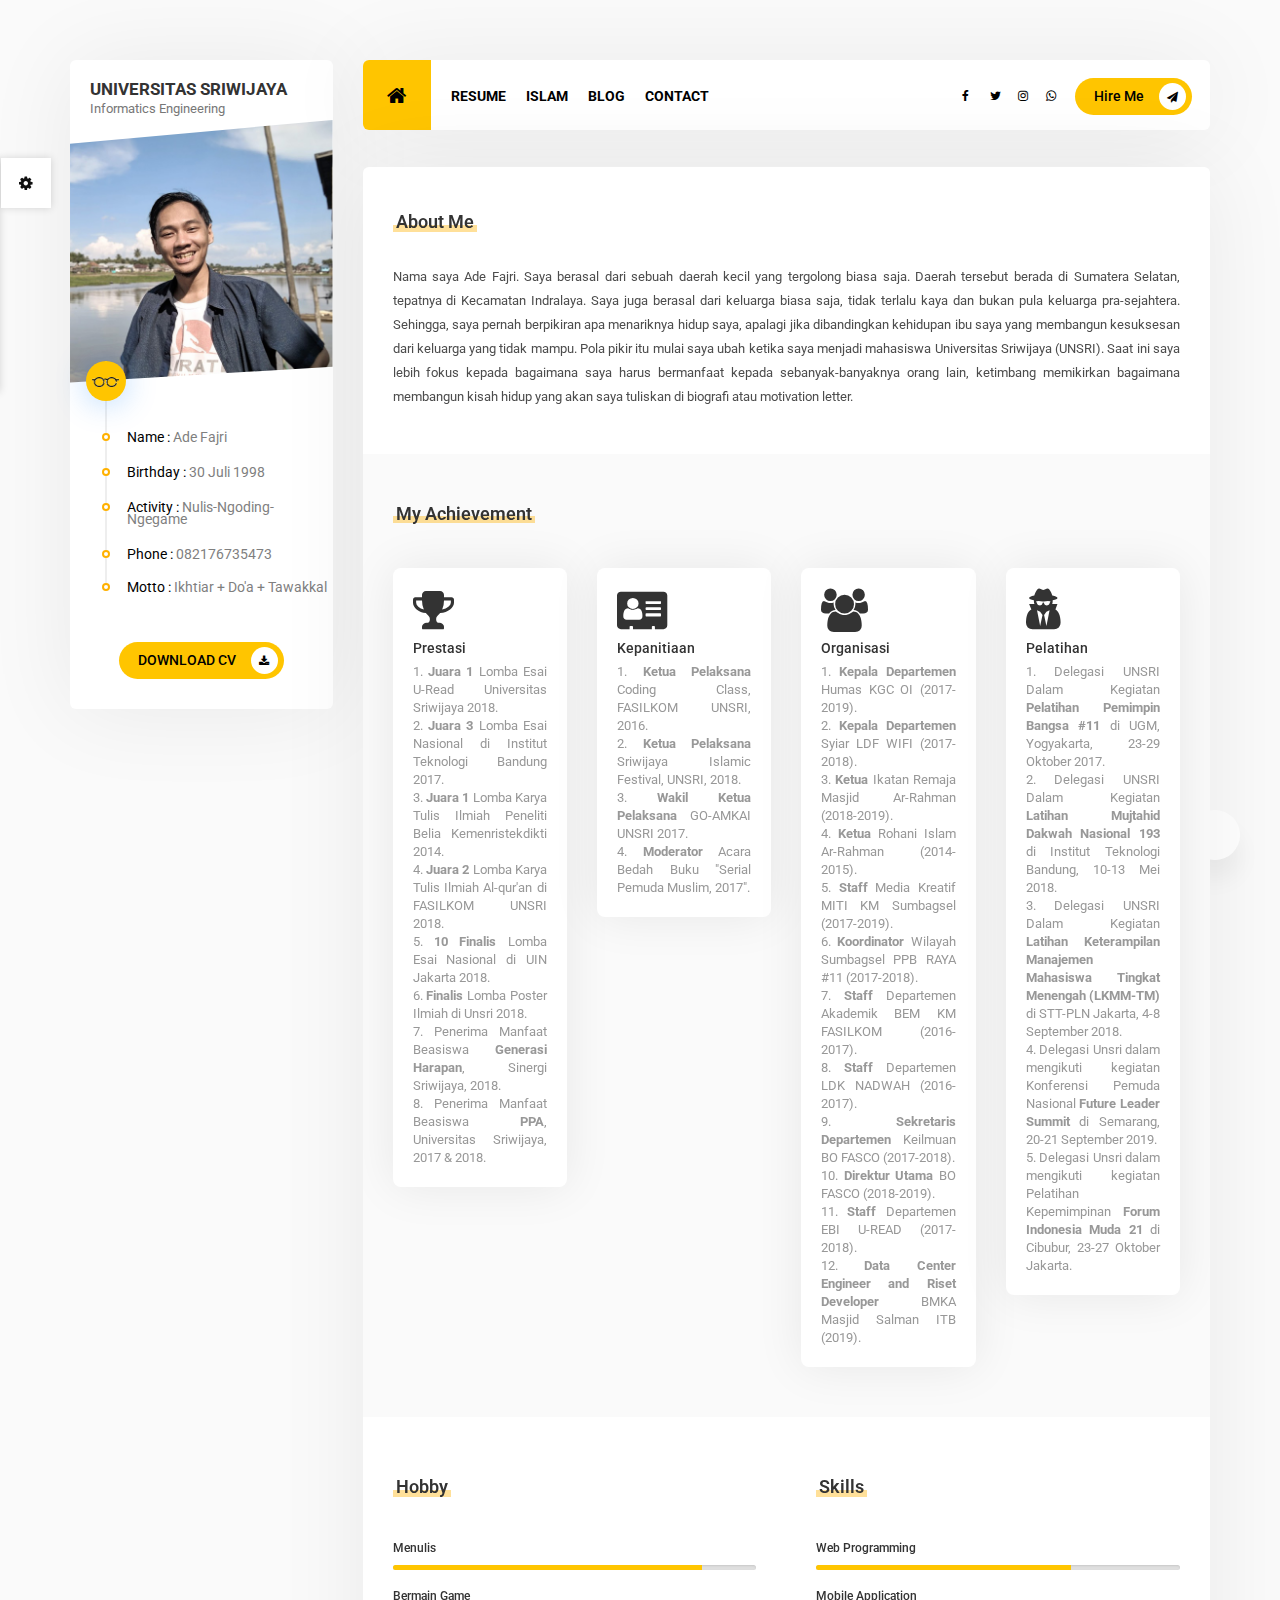
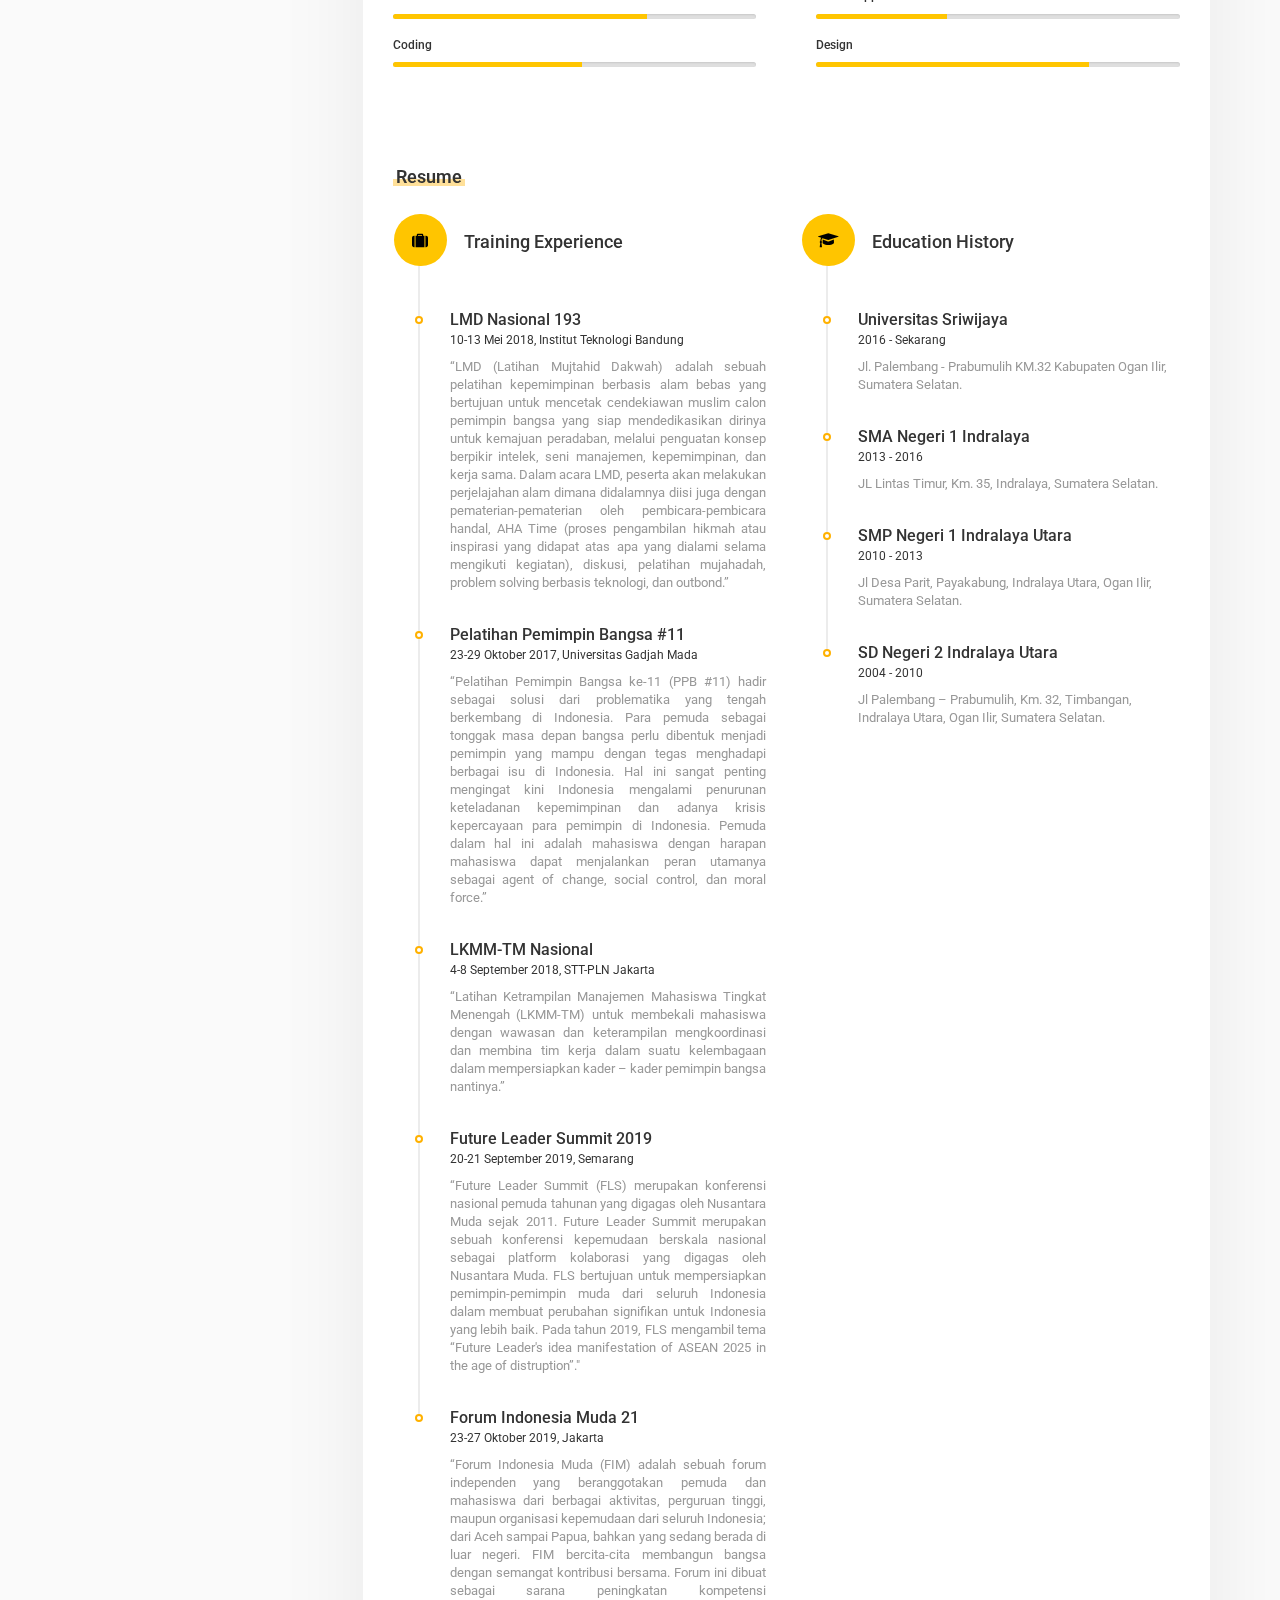
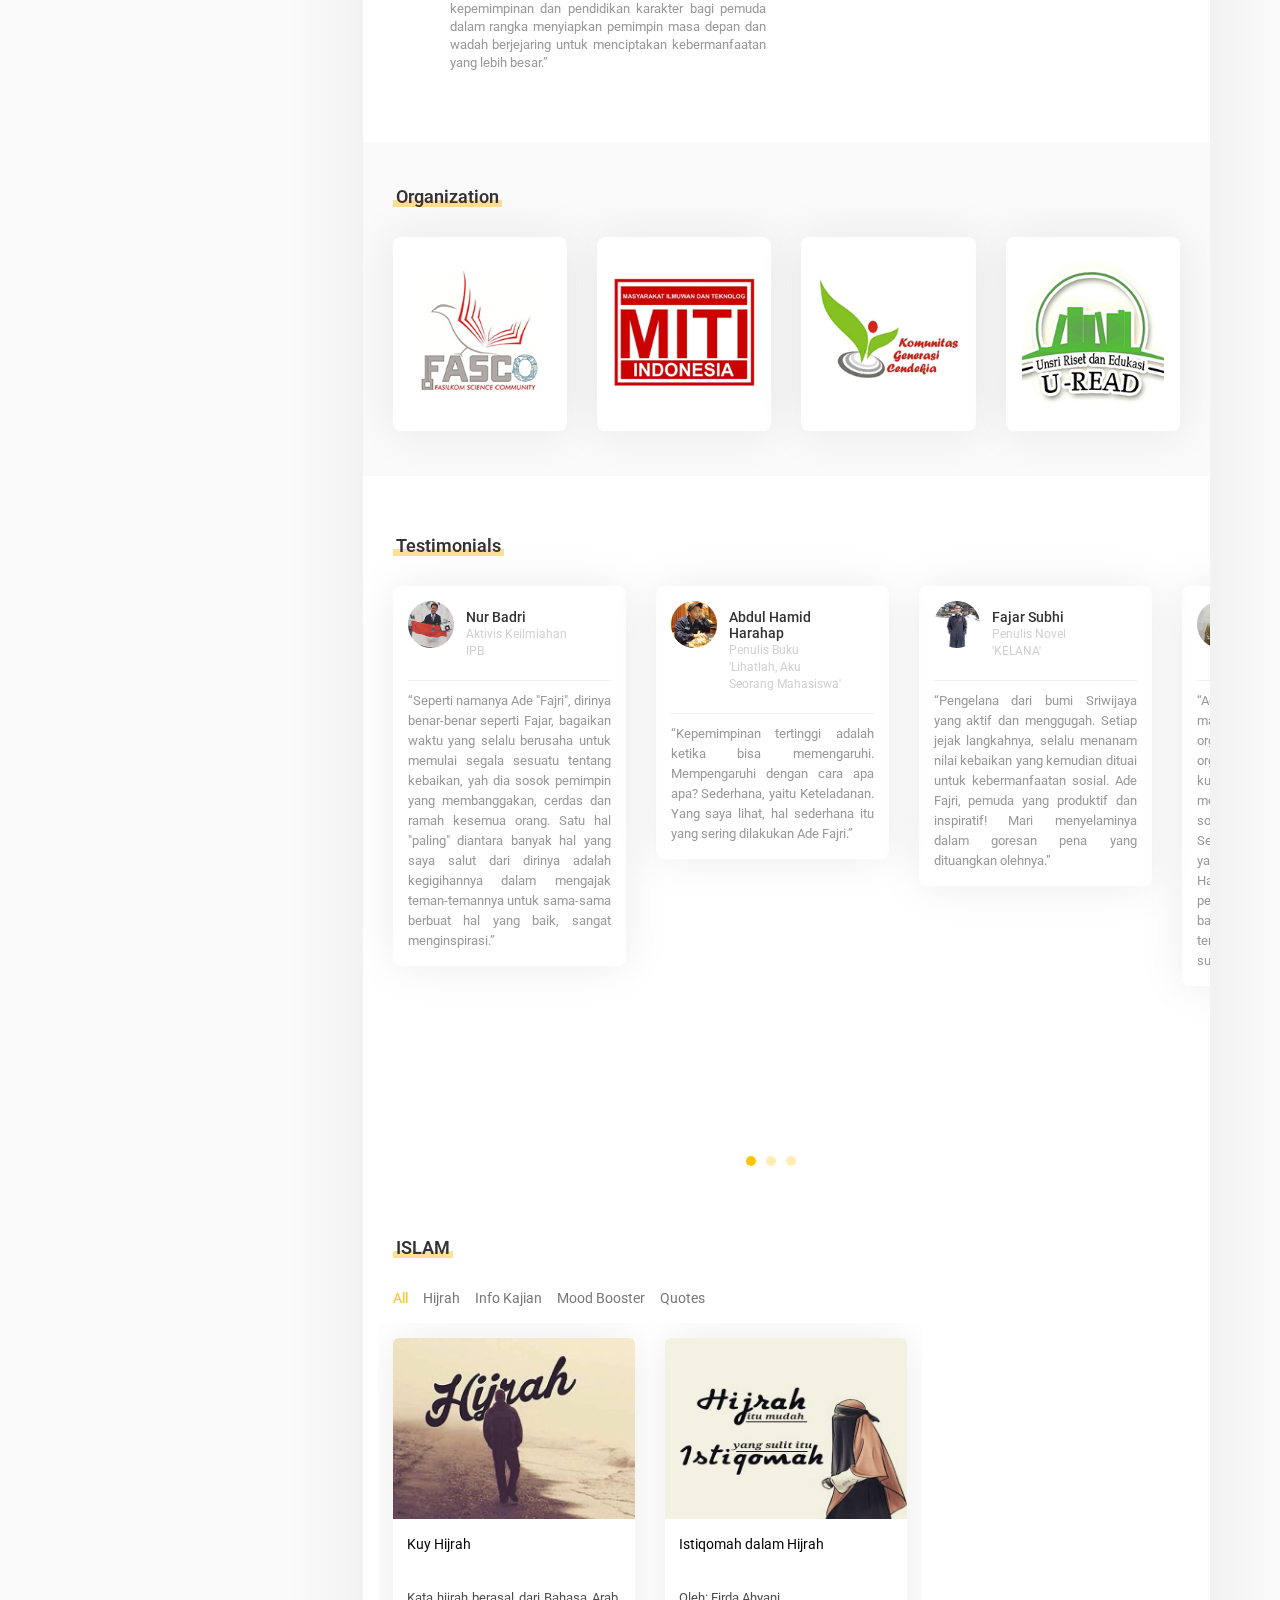
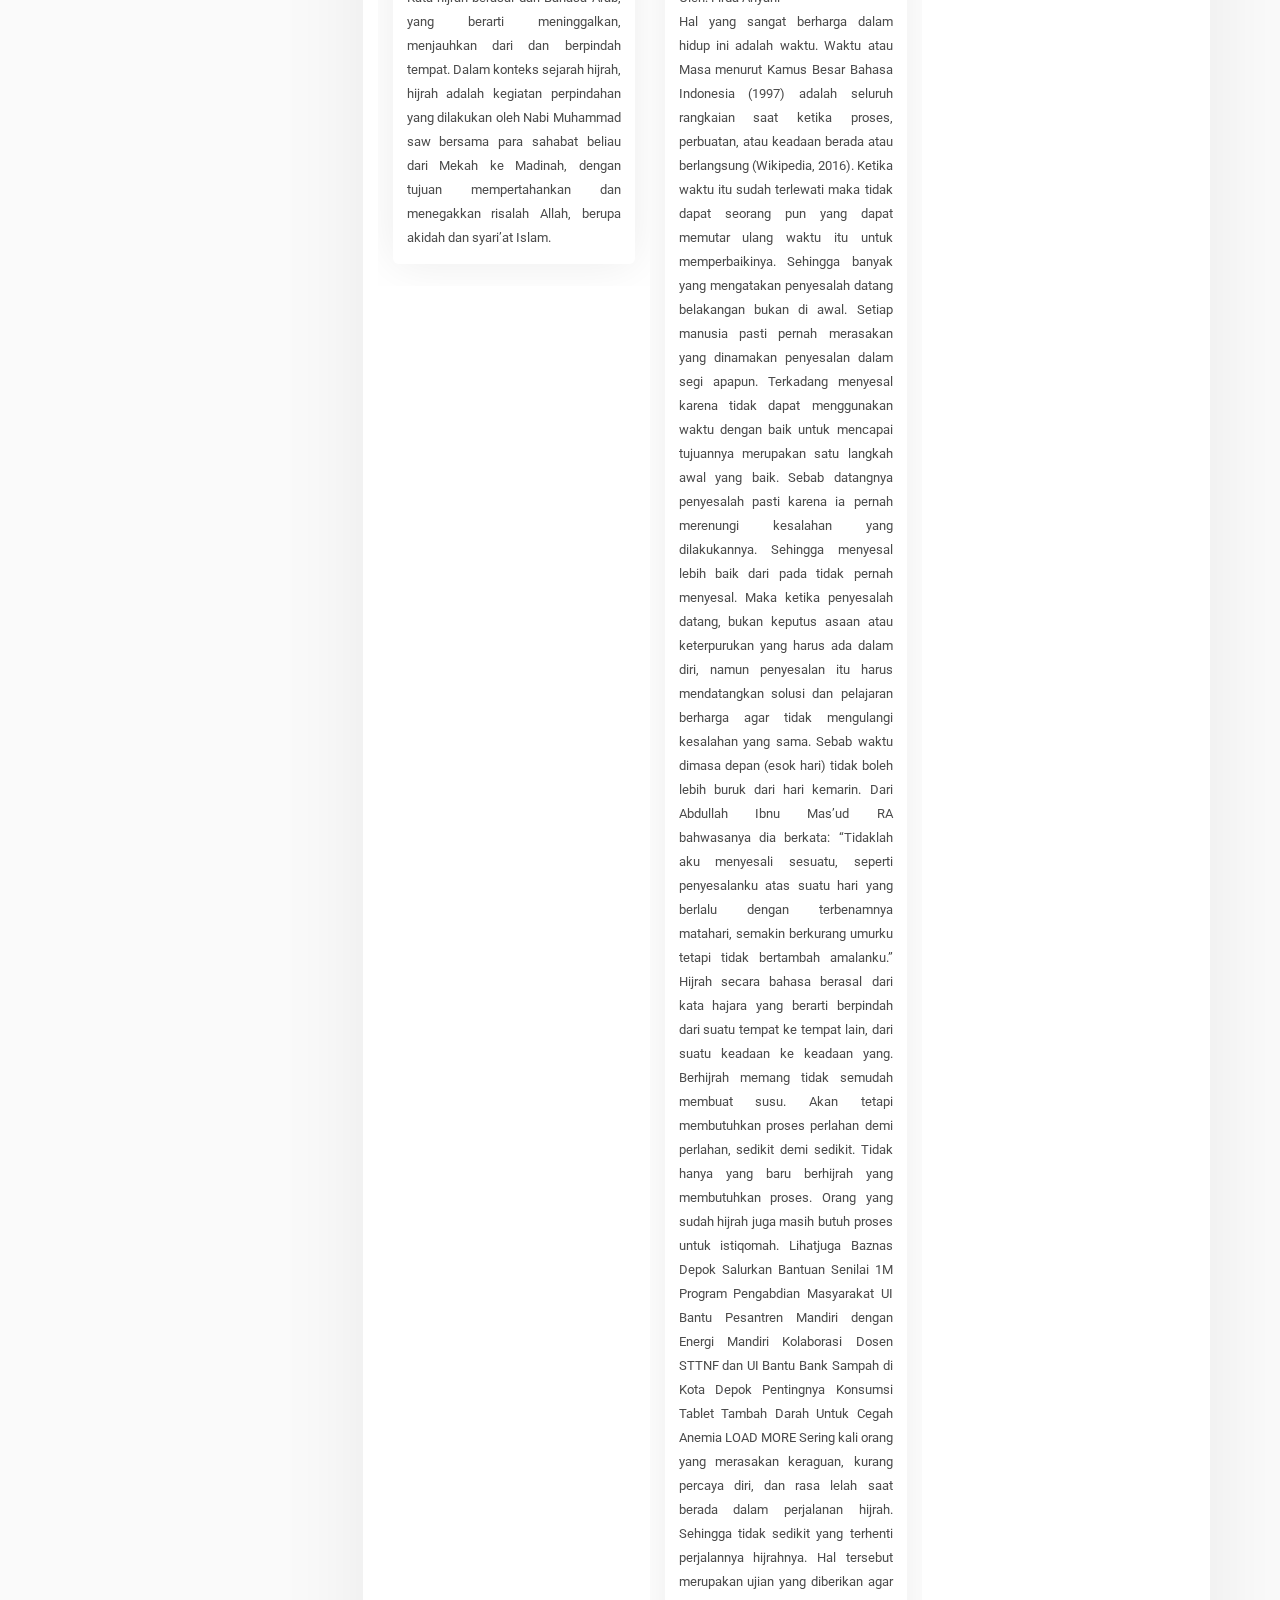
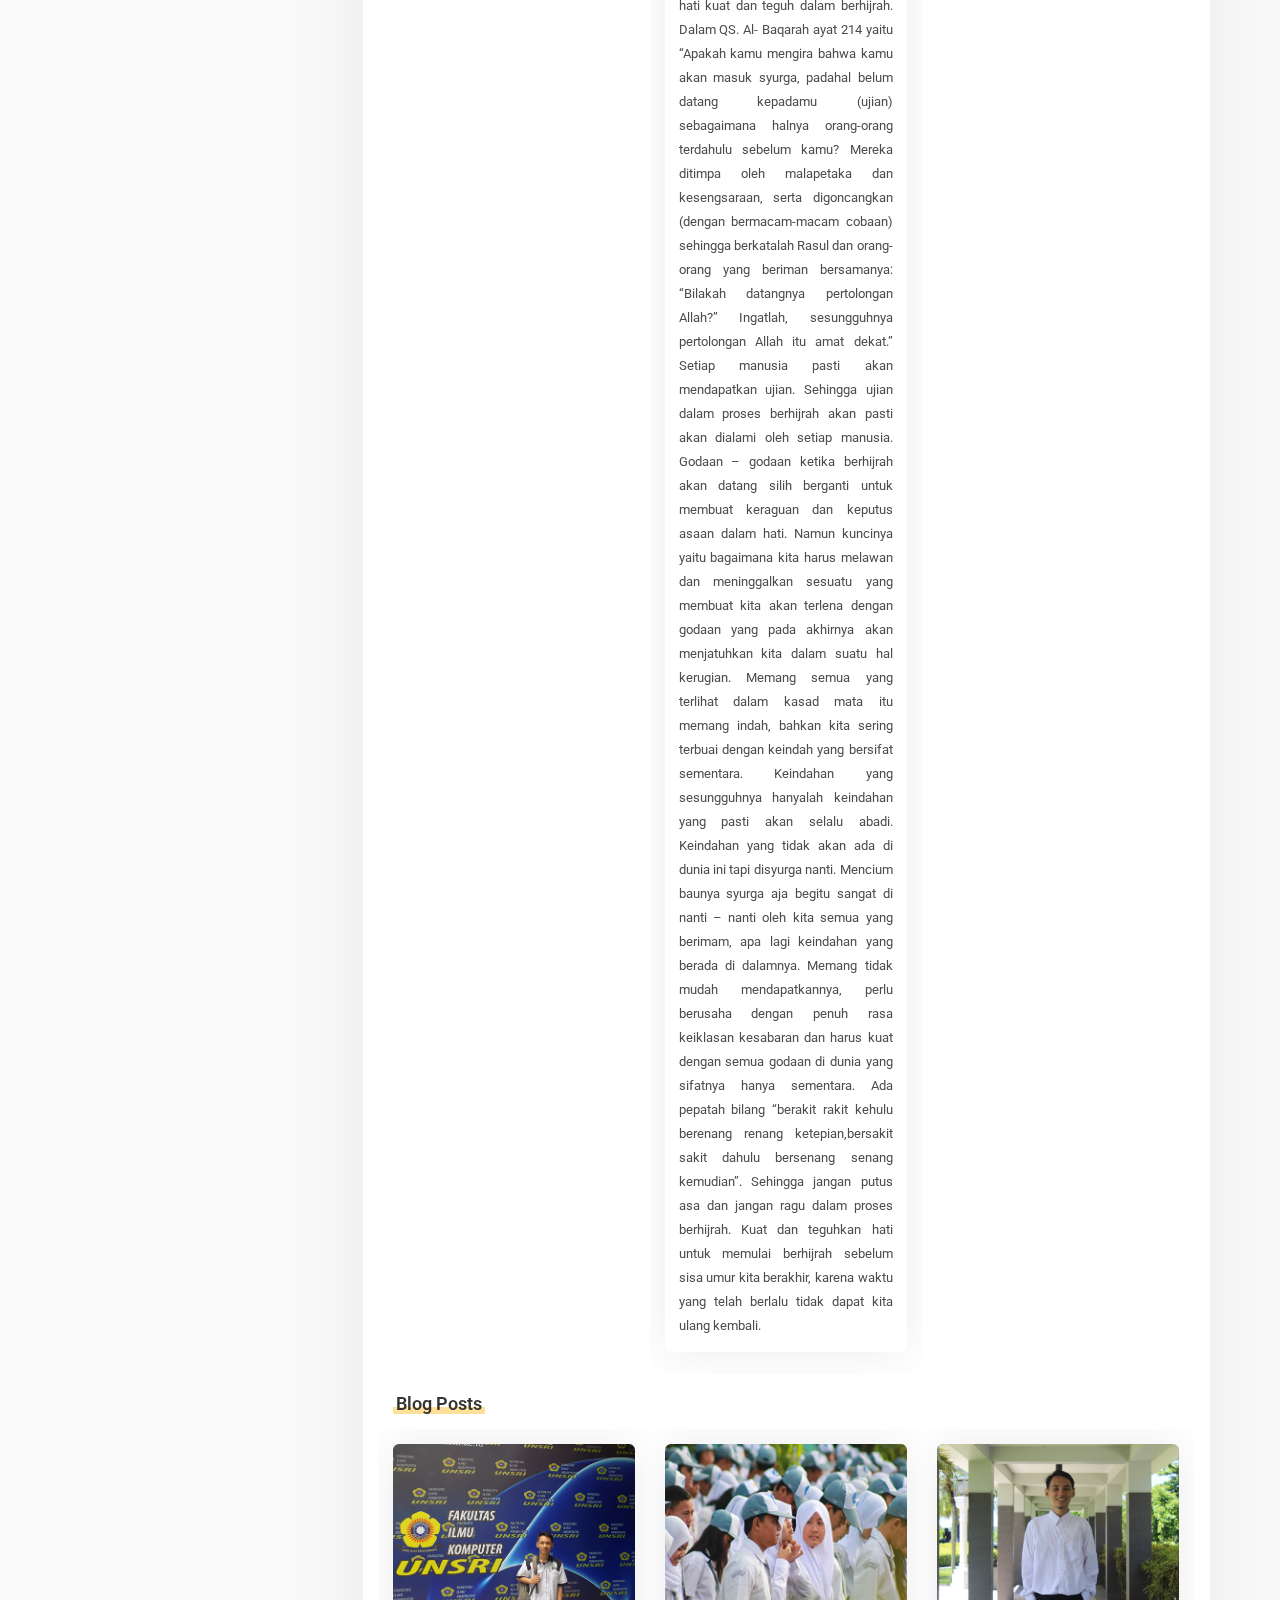
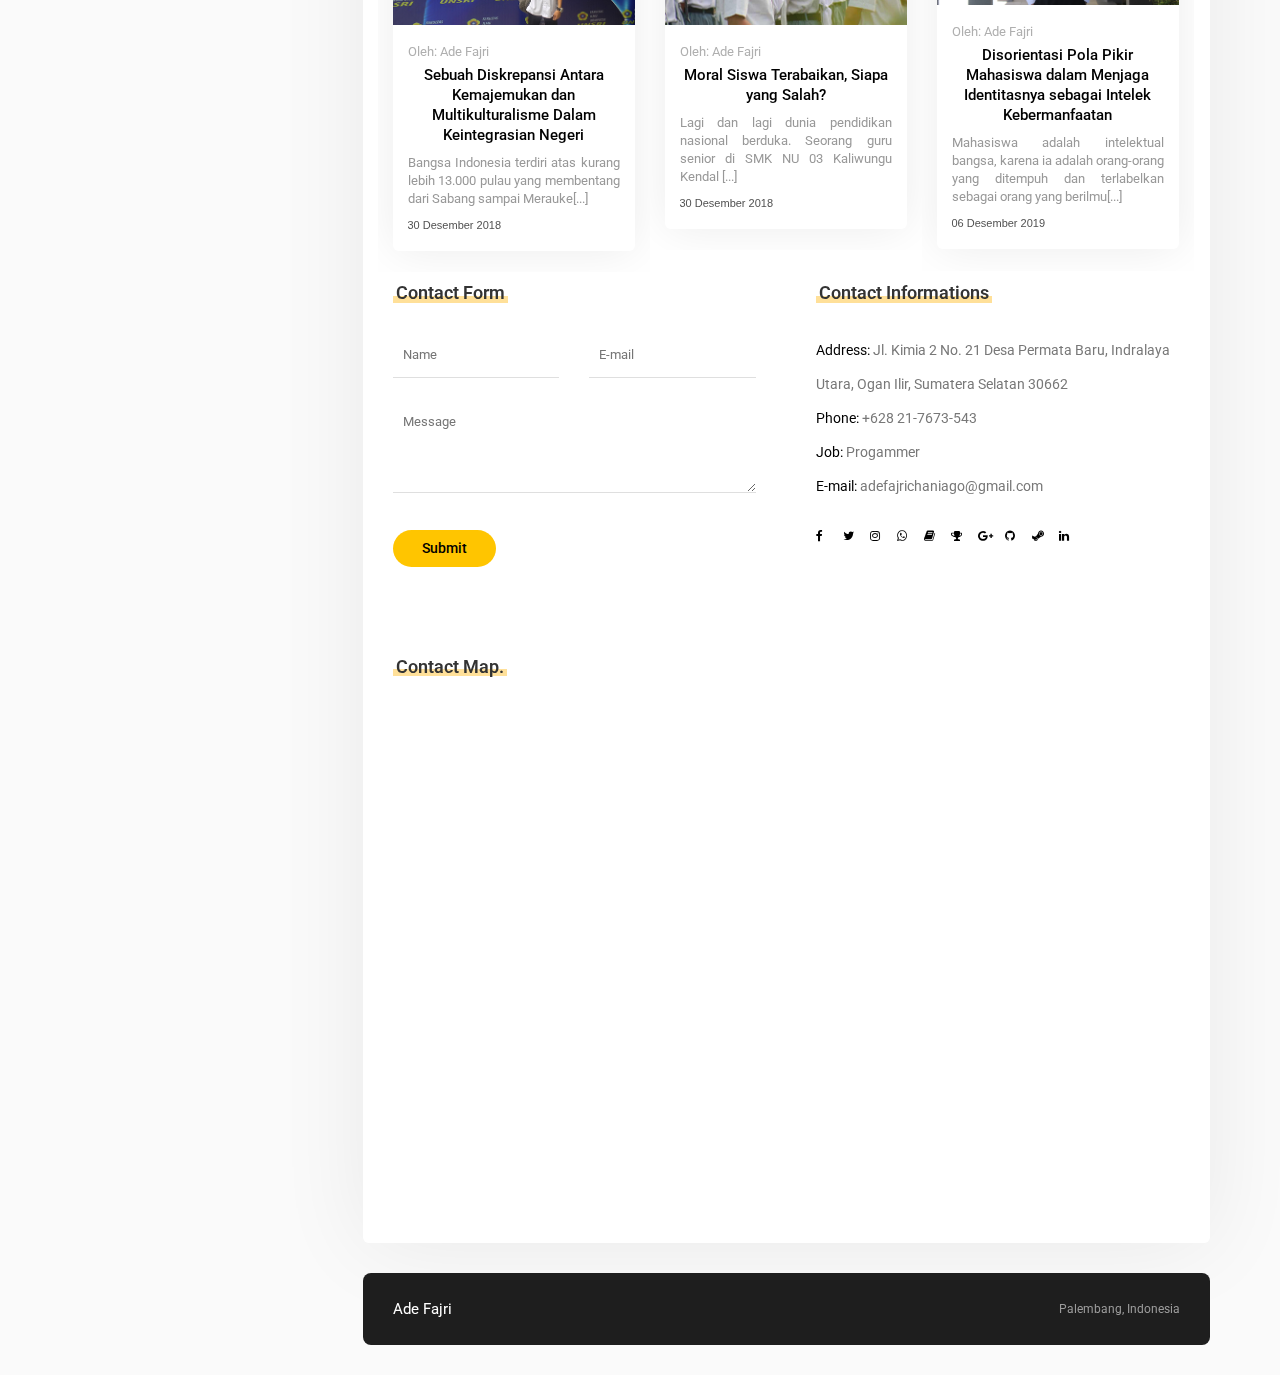
<file: index.html>
<!doctype html>
<html lang="en">

<!-- Mirrored from tavonline.net/html/mat/default/index.html by HTTrack Website Copier/3.x [XR&CO'2014], Thu, 27 Dec 2018 04:49:21 GMT -->
<head>
<!-- Begin Inspectlet Asynchronous Code -->
<script type="text/javascript">
(function() {
window.__insp = window.__insp || [];
__insp.push(['wid', 459544614]);
var ldinsp = function(){
if(typeof window.__inspld != "undefined") return; window.__inspld = 1; var insp = document.createElement('script'); insp.type = 'text/javascript'; insp.async = true; insp.id = "inspsync"; insp.src = ('https:' == document.location.protocol ? 'https' : 'http') + '://cdn.inspectlet.com/inspectlet.js?wid=459544614&r=' + Math.floor(new Date().getTime()/3600000); var x = document.getElementsByTagName('script')[0]; x.parentNode.insertBefore(insp, x); };
setTimeout(ldinsp, 0);
})();
</script>
<!-- End Inspectlet Asynchronous Code -->
<!-- Simple Page Needs
================================================== -->
<title>Resume Ade Fajri</title>
<meta charset="UTF-8">
<meta name="description" content="Catatan Juang Fajri dan Dunia">
<meta name="keywords" content="personal, vcard, portfolio">
<meta name="viewport" content="width=device-width, initial-scale=1.0">

<!-- Favicon
================================================== -->
<link href="favicon.ico" rel="shortcut icon" type="image/x-icon" />

<!-- CSS
================================================== -->
<link rel="stylesheet" href="css/formwa.css"/>
<link rel="stylesheet" href="css/bootstrap.css"/>
<link rel="stylesheet" href="css/reset.css"/>
<link rel="stylesheet" href="cubeportfolio/css/cubeportfolio.min.css"/>
<link rel="stylesheet" href="css/owl.theme.css"/>
<link rel="stylesheet" href="css/owl.carousel.css"/>
<link rel="stylesheet" href="css/style.css"/>
<link rel="stylesheet" href="css/colors/yellow.css" id="color"/>


<!-- Google Web fonts
================================================== -->
<link href="https://fonts.googleapis.com/css?family=Roboto:400,500,700,900" rel="stylesheet">

<!-- Font Icons
================================================== -->
<link rel="stylesheet" href="icon-fonts/font-awesome-4.7.0/css/font-awesome.min.css"/>
<link rel="stylesheet" href="icon-fonts/web-design/flaticon.css" />

<!--[if lt IE 9]>
	<script src="http://html5shim.googlecode.com/svn/trunk/html5.js"></script>
<![endif]-->

<script src="https://ajax.googleapis.com/ajax/libs/jquery/3.3.1/jquery.min.js"></script>
</head>
<body>
 <!-- Preloading -->


<!-- Wrapper -->
<div class="wrapper top_60 container">
<div class="row">

<!-- Profile Section
================================================== -->
<div class="col-lg-3 col-md-4">
    <div class="profile">
        <div class="profile-name">
            <span class="name">Universitas Sriwijaya</span><br>
            <span class="job">Informatics Engineering</span>
        </div>
        <figure class="profile-image">
            <img src="images/profile.jpg" alt="">
        </figure>
        <ul class="profile-information">
            <li></li>
            <li><p><span>Name       :</span> Ade Fajri</p></li>
            <li><p><span>Birthday   :</span> 30 Juli 1998</p></li>
            <li><p><span>Activity   :</span> Nulis-Ngoding-Ngegame</p></li>
            <li><p><span>Phone      :</span> 082176735473</p></li>
            <li><p><span>Motto      :</span> Ikhtiar + Do'a + Tawakkal</p></li>
        </ul>
        <div class="col-md-12"> <a href="https://drive.google.com/open?id=1AOAfZAX-7ocQeoLRNp_7T5aFvRF5vpl4">
            <button class="site-btn icon" >DOWNLOAD CV <i class="fa fa-download" aria-hidden="true"></i></button> </a>
        </div>
    </div>
</div>

<!-- Page Tab Container Div -->
<div id="ajax-tab-container" class="col-lg-9 col-md-8 tab-container">

<!-- Header
================================================== -->
<i class="whatsapp-btn">WhatsApp</i>
<div id="whatsapp">
    <input class="tujuan" type="hidden" value="082176735473"> <!-- No. WhatsApp -->
    <label>
        <input class="nama" type="text" placeholder="Nama Lengkap..">
    </label>
    <label>
        <input class="email" type="email" placeholder="Alamat E-mail..">
    </label>
    <label>
        <textarea class="pesan" placeholder="Pesan.."></textarea>
    </label>
    <a class="submit">Kirim</a>
</div>
<div id="preloader">
    <div class="spinner">
    </div>
</div>
<div class="row">
    <header class="col-md-12">
        <nav>
            <div class="row">
                <!-- navigation bar -->
                <div class="col-md-8 col-sm-8 col-xs-4">
                    <ul class="tabs">
                        <li class="tab">
                            <a class="home-btn" href="#home"><i class="fa fa-home" aria-hidden="true"></i></a>
                        </li>
                        <li class="tab"><a href="#resume">RESUME</a></li>
                        <li class="tab"><a href="#portfolio">ISLAM</a></li>
                        <li class="tab"><a href="#blog">BLOG</a></li>
                        <li class="tab"><a href="#contact">CONTACT</a></li>
                    </ul>
                </div>
                <div class="col-md-4 col-sm-4 col-xs-8 dynamic">
                    <a href="mailto:adefajrichaniago@gmail.com" class="pull-right site-btn icon hidden-xs">Hire Me <i class="fa fa-paper-plane" aria-hidden="true"></i></a>
                    <div class="hamburger pull-right hidden-lg hidden-md"><i class="fa fa-bars" aria-hidden="true"></i></div>
                    <div class="hidden-md social-icons pull-right">
                        <a class="fb" href="https://web.facebook.com/ade.fajrichaniagoii"><i class="fa fa-facebook" aria-hidden="true"></i></a>
                        <a class="tw" href="https://twitter.com/adefc_"><i class="fa fa-twitter" aria-hidden="true"></i></a>
                        <a class="ins" href="https://www.instagram.com/adefc_"><i class="fa fa-instagram" aria-hidden="true"></i></a>
                        <a class="dr" href="https://api.whatsapp.com/send?phone=6281237538786&text=Halo%20Ade%20saya%20sudah%20melihat%20blog mu""><i class="fa fa-whatsapp" aria-hidden="true"></i></a>
                    </div>
                </div>
            </div>
        </nav>
    </header>

    <!-- Page Content
    ================================================== -->

    <div class="col-md-12">
        <div id="content" class="panel-container">

            <!-- Home Page
            ================================================== -->
            <div id="home">
                <!-- Text Section -->
                <div class="row">
                    <section class="about-me line col-md-12 padding_30 padbot_45">
                    <div class="section-title"><span></span><h2>About Me</h2></div>
                    <p class="top_30" align="justify">Nama saya Ade Fajri. Saya berasal dari sebuah daerah kecil yang tergolong biasa saja. Daerah tersebut berada di Sumatera Selatan, tepatnya di Kecamatan Indralaya. Saya juga berasal dari keluarga biasa saja, tidak terlalu kaya dan bukan pula keluarga pra-sejahtera. Sehingga, saya pernah berpikiran apa menariknya hidup saya, apalagi jika dibandingkan kehidupan ibu saya yang membangun kesuksesan dari keluarga yang tidak mampu. Pola pikir itu mulai saya ubah ketika saya menjadi mahasiswa Universitas Sriwijaya (UNSRI). Saat ini saya lebih fokus kepada bagaimana saya harus bermanfaat kepada sebanyak-banyaknya orang lain, ketimbang memikirkan bagaimana membangun kisah hidup yang akan saya tuliskan di biografi atau motivation letter.
                       </p>
                </section>
                </div>
                <!-- My Services Section -->
                <div class="row">
                    <section class="services line graybg col-md-12 padding_50 padbot_50">
                    <div class="section-title bottom_45"><span></span><h2>My Achievement</h2></div>
                    <div class="row">
                        <!-- a service -->
                        <div class="col-md-3 col-sm-6 col-xs-12">
                            <div class="service">
                                <div class="icon">
                                    <i class="  fa fa-trophy"></i>
                                </div>
                                <span class="title">Prestasi</span>
                                <p class="little-text" align="justify">
1. <b>Juara 1</b> Lomba Esai U-Read Universitas Sriwijaya 2018. <br>
2. <b>Juara 3</b> Lomba Esai Nasional di Institut Teknologi Bandung 2017.<br>
3. <b>Juara 1</b> Lomba Karya Tulis Ilmiah Peneliti Belia Kemenristekdikti 2014.<br>
4. <b>Juara 2</b> Lomba Karya Tulis Ilmiah Al-qur'an di FASILKOM UNSRI 2018.<br>
5. <b>10 Finalis</b> Lomba Esai Nasional di UIN Jakarta 2018.<br>
6. <b>Finalis</b> Lomba Poster Ilmiah di Unsri 2018. <br>
7. Penerima Manfaat Beasiswa <b>Generasi Harapan</b>, Sinergi Sriwijaya, 2018. <br>
8. Penerima Manfaat Beasiswa <b>PPA</b>, Universitas Sriwijaya, 2017 & 2018. </p>
                            </div>
                        </div>
                        <!-- a service -->
                        <div class="col-md-3 col-sm-6 col-xs-12">
                            <div class="service">
                                <div class="icon">
                                    <i class="fa fa-address-card"></i>
                                </div>
                                <span class="title">Kepanitiaan</span>
                                <p class="little-text" align="justify">
				1. <b>Ketua Pelaksana</b> Coding Class, FASILKOM UNSRI, 2016.<br>
                                2. <b>Ketua Pelaksana</b> Sriwijaya Islamic Festival, UNSRI, 2018.<br>
                                3. <b>Wakil Ketua Pelaksana</b> GO-AMKAI UNSRI 2017.<br>
                                4. <b>Moderator</b> Acara Bedah Buku "Serial Pemuda Muslim, 2017".</p>
                            </div>
                        </div>
                        <!-- a service -->
                        <div class="col-md-3 col-sm-6 col-xs-12">
                            <div class="service">
                                <div class="icon">
                                    <i class="fa fa-users"></i>
                                </div>
                                <span class="title">Organisasi</span>
                                <p class="little-text" align="justify">
1. <b>Kepala Departemen</b> Humas KGC OI (2017-2019).<br>
2. <b>Kepala Departemen</b> Syiar LDF WIFI (2017-2018).<br>
3. <b>Ketua</b> Ikatan Remaja Masjid Ar-Rahman (2018-2019).<br>
4. <b>Ketua</b> Rohani Islam Ar-Rahman (2014-2015).<br>
5. <b>Staff</b> Media Kreatif MITI KM Sumbagsel (2017-2019).<br>
6. <b>Koordinator</b> Wilayah Sumbagsel PPB RAYA #11 (2017-2018).<br>
7. <b>Staff</b> Departemen Akademik BEM KM FASILKOM (2016-2017).<br>
8. <b>Staff</b> Departemen LDK NADWAH (2016-2017).<br>
9. <b>Sekretaris Departemen</b> Keilmuan BO FASCO (2017-2018).<br>
10. <b>Direktur Utama</b> BO FASCO (2018-2019).<br>
11. <b>Staff</b> Departemen EBI U-READ (2017-2018). <br>
12. <b>Data Center Engineer and Riset Developer</b> BMKA Masjid Salman ITB (2019). </p>
                            </div>
                        </div>
                        <!-- a service -->
                        <div class="col-md-3 col-sm-6 col-xs-12">
                            <div class="service">
                                <div class="icon">
                                    <i class="fa fa-user-secret"></i>
                                </div>
                                <span class="title">Pelatihan</span>
                                <p class="little-text" align="justify">
1. Delegasi UNSRI Dalam Kegiatan <b>Pelatihan Pemimpin Bangsa #11</b> di UGM, Yogyakarta, 23-29 Oktober 2017.<br>
2. Delegasi UNSRI Dalam Kegiatan <b>Latihan Mujtahid Dakwah Nasional 193</b> di Institut Teknologi Bandung, 10-13 Mei 2018.<br>
3. Delegasi UNSRI Dalam Kegiatan <b>Latihan Keterampilan Manajemen Mahasiswa Tingkat Menengah (LKMM-TM)</b> di STT-PLN Jakarta, 4-8 September 2018. <br>
4. Delegasi Unsri dalam mengikuti kegiatan Konferensi Pemuda Nasional <b>Future Leader Summit</b> di Semarang, 20-21 September 2019. <br>
5. Delegasi Unsri dalam mengikuti kegiatan Pelatihan Kepemimpinan <b>Forum Indonesia Muda 21</b> di Cibubur, 23-27 Oktober Jakarta.</p>
                            </div>
                        </div>
                    </div>
                </section>
                </div>
                <!-- Skills Section -->
                <div class="row">
                    <section class="design-skills col-md-6 padding_60 padbot_50">
                        <div class="section-title bottom_45"><span></span><h2>Hobby</h2></div>
                        <ul class="skill-list">
                            <li>
                                <h3>Menulis</h3>
                                <div class="progress">
                                    <div class="percentage" style="width:85%;"></div>
                                </div>
                            </li>
                            <li>
                                <h3>Bermain Game</h3>
                                <div class="progress">
                                    <div class="percentage" style="width:70%;"></div>
                                </div>
                            </li>
                            <li>
                                <h3>Coding</h3>
                                <div class="progress">
                                    <div class="percentage" style="width:52%;"></div>
                                </div>
                            </li>
                        </ul>
                    </section>
                    <section class="code-skills col-md-6 padding_60">
                        <div class="section-title bottom_45"><span></span><h2>Skills</h2></div>
                        <ul class="skill-list">
                            <li>
                                <h3>Web Programming</h3>
                                <div class="progress">
                                    <div class="percentage" style="width:70%;"></div>
                                </div>
                            </li>
                            <li>
                                <h3>Mobile Application</h3>
                                <div class="progress">
                                    <div class="percentage" style="width:36%;"></div>
                                </div>
                            </li>
                            <li>
                                <h3>Design</h3>
                                <div class="progress">
                                    <div class="percentage" style="width:75%;"></div>
                                </div>
                            </li>
                        </ul>
                    </section>
                </div>
            </div>

            <!-- Resume Page
            ================================================== -->

            <div id="resume">

                <!-- Resume Section -->
                <div class="row">

                    <section class="education">
                    <div class="section-title top_30"><span></span><h2>Resume</h2></div>
                        <div class="row">

                            <!-- Working History -->
                            <div class="working-history col-md-6 padding_15 padbot_30">
                                <ul class="timeline col-md-12 top_30">
                                    <li><i class="fa fa-suitcase" aria-hidden="true"></i><h2 class="timeline-title">Training Experience</h2></li>
                                    <!-- a work -->
                                    <li><h3 class="line-title">LMD Nasional 193</h3>
                                        <span>10-13 Mei 2018, Institut Teknologi Bandung</span>
                                        <p class="little-text" align="justify">“LMD (Latihan Mujtahid Dakwah) adalah sebuah pelatihan kepemimpinan berbasis alam bebas yang bertujuan untuk mencetak cendekiawan muslim calon pemimpin bangsa yang siap mendedikasikan dirinya untuk kemajuan peradaban, melalui penguatan konsep berpikir intelek, seni manajemen, kepemimpinan, dan kerja sama. Dalam acara LMD, peserta akan melakukan perjelajahan alam dimana didalamnya diisi juga dengan pematerian-pematerian oleh pembicara-pembicara handal, AHA Time (proses pengambilan hikmah atau inspirasi yang didapat atas apa yang dialami selama mengikuti kegiatan), diskusi, pelatihan mujahadah, problem solving berbasis teknologi, dan outbond.”</p>
                                    </li>
                                   <!-- a work -->
                                    <li><h3 class="line-title">Pelatihan Pemimpin Bangsa #11</h3>
                                        <span>23-29 Oktober 2017, Universitas Gadjah Mada</span>
                                        <p class="little-text" align="justify">“Pelatihan Pemimpin Bangsa ke-11 (PPB #11) hadir sebagai solusi dari problematika yang tengah berkembang di Indonesia. Para pemuda sebagai tonggak masa depan bangsa perlu dibentuk menjadi pemimpin yang mampu dengan tegas menghadapi berbagai isu di Indonesia. Hal ini sangat penting mengingat kini Indonesia mengalami penurunan keteladanan kepemimpinan dan adanya krisis kepercayaan para pemimpin di Indonesia. Pemuda dalam hal ini adalah mahasiswa dengan harapan mahasiswa dapat menjalankan peran utamanya sebagai agent of change, social control, dan moral force.”</p>
                                    </li>
                                   <!-- a work -->
                                    <li><h3 class="line-title">LKMM-TM Nasional</h3>
                                        <span>4-8 September 2018, STT-PLN Jakarta</span>
                                        <p class="little-text" align="justify">“Latihan Ketrampilan Manajemen Mahasiswa Tingkat Menengah (LKMM-TM) untuk membekali mahasiswa dengan wawasan dan keterampilan mengkoordinasi dan membina tim kerja dalam suatu kelembagaan dalam mempersiapkan kader – kader pemimpin bangsa nantinya.”</p>
                                    </li>
				   <!-- a work -->
                                    <li><h3 class="line-title">Future Leader Summit 2019</h3>
                                        <span>20-21 September 2019, Semarang</span>
                                        <p class="little-text" align="justify">“Future Leader Summit (FLS) merupakan konferensi nasional pemuda tahunan yang digagas oleh Nusantara Muda sejak 2011. Future Leader Summit merupakan sebuah konferensi kepemudaan berskala nasional sebagai platform kolaborasi yang digagas oleh Nusantara Muda. FLS bertujuan untuk mempersiapkan pemimpin-pemimpin muda dari seluruh Indonesia dalam membuat perubahan signiﬁkan untuk Indonesia yang lebih baik. Pada tahun 2019, FLS mengambil tema “Future Leader's idea manifestation of ASEAN 2025 in the age of distruption”."</p>
                                    </li>
				   <!-- a work -->
                                    <li><h3 class="line-title">Forum Indonesia Muda 21</h3>
                                        <span>23-27 Oktober 2019, Jakarta</span>
                                        <p class="little-text" align="justify">“Forum Indonesia Muda (FIM) adalah sebuah forum independen yang beranggotakan pemuda dan mahasiswa dari berbagai aktivitas, perguruan tinggi, maupun organisasi kepemudaan dari seluruh Indonesia; dari Aceh sampai Papua, bahkan yang sedang berada di luar negeri. FIM bercita-cita membangun bangsa dengan semangat kontribusi bersama. Forum ini dibuat sebagai sarana peningkatan kompetensi kepemimpinan dan pendidikan karakter bagi pemuda dalam rangka menyiapkan pemimpin masa depan dan wadah berjejaring untuk menciptakan kebermanfaatan yang lebih besar.”</p>
                                    </li>
                                </ul>
                            </div>
                            <!-- Education History -->
                            <div class="education-history col-md-6 padding_15 padbot_30">
                                <ul class="timeline col-md-12 top_30">
                                    <li><i class="fa fa-graduation-cap" aria-hidden="true"></i><h2 class="timeline-title">Education History</h2></li>
                                    <!-- a work -->
                                    <li><h3 class="line-title">Universitas Sriwijaya</h3>
                                        <span>2016 - Sekarang</span>
                                        <p class="little-text">Jl. Palembang - Prabumulih KM.32 Kabupaten Ogan Ilir, Sumatera Selatan.</p>
                                    </li>
                                   <!-- a work -->
                                    <li><h3 class="line-title">SMA Negeri 1 Indralaya</h3>
                                        <span>2013 - 2016</span>
                                        <p class="little-text">JL Lintas Timur, Km. 35, Indralaya, Sumatera Selatan.</p>
                                    </li>
                                   <!-- a work -->
                                    <li><h3 class="line-title">SMP Negeri 1 Indralaya Utara</h3>
                                        <span>2010 - 2013</span>
                                        <p class="little-text">Jl Desa Parit, Payakabung, Indralaya Utara, Ogan Ilir, Sumatera Selatan.</p>
                                    </li>
					<!-- a work -->
                                    <li><h3 class="line-title">SD Negeri 2 Indralaya Utara</h3>
                                        <span>2004 - 2010</span>
                                        <p class="little-text">Jl Palembang – Prabumulih, Km. 32, Timbangan, Indralaya Utara, Ogan Ilir, Sumatera Selatan.</p>
                                    </li>
                                </ul>
                            </div>
                        </div>
                    </section>
                </div>
                <!-- Clients Section -->
                <div class="row">
                    <section class="clients col-md-12 graybg padding_45 padbot_45">
                        <div class="section-title bottom_30"><span></span><h2>Organization</h2></div>
                        <div class="row">
                            <div class="col-lg-3 col-md-3 col-sm-6 col-xs-12">
                                <div class="client">
                                    <img src="images/client-01.jpg" alt="" >
                                </div>
                            </div>
                            <div class="col-lg-3 col-md-3 col-sm-6 col-xs-12">
                                <div class="client">
                                    <img src="images/client-02.jpg" alt="">
                                </div>
                            </div>
                            <div class="col-lg-3 col-md-3 col-sm-6 col-xs-12">
                                <div class="client">
                                    <img src="images/client-03.jpg" alt="">
                                </div>
                            </div>
                            <div class="col-lg-3 col-md-3 col-sm-6 col-xs-12">
                                <div class="client">
                                    <img src="images/client-04.jpg" alt="">
                                </div>
                            </div>
                        </div>
                    </section>
                </div>
                <!-- Testimonials -->
                <div class="row">
                    <section class="testimonials bottom_30">
                        <div class="section-title top_60 bottom_30"><span></span><h2>Testimonials</h2></div>
                        <div class="owl-carousel row" data-items="3" data-autoplay="3000" data-pagination="true">
                            <!-- a item -->
                            <div class="col-md-12 item">
                                <div class="comment">
                                    <div class="top-section">
                                        <figure>
                                            <img src="images/badri.jpg" alt="">
                                        </figure>
                                        <div class="name-info">
                                            <span class="name">Nur Badri</span><br>
                                            <span class="job">Aktivis Keilmiahan IPB</span>
                                        </div>
                                    </div>
                                    <hr>
                                    <p align="justify">“Seperti namanya  <span class="name">Ade "Fajri"</span>, dirinya benar-benar seperti Fajar, bagaikan waktu yang selalu berusaha untuk memulai segala sesuatu tentang kebaikan, yah dia sosok pemimpin yang membanggakan, cerdas dan ramah kesemua orang. Satu hal "paling" diantara banyak hal yang saya salut dari dirinya adalah kegigihannya dalam mengajak teman-temannya untuk sama-sama berbuat hal yang baik, sangat menginspirasi.”</p>
                                </div>
                            </div>
                            <!-- a item -->
                            <div class="col-md-12 item">
                                <div class="comment">
                                    <div class="top-section">
                                        <figure>
                                            <img src="images/hamid.jpg" alt="">
                                        </figure>
                                        <div class="name-info">
                                            <span class="name">Abdul Hamid Harahap</span><br>
                                            <span class="job">Penulis Buku 'Lihatlah, Aku Seorang Mahasiswa'</span>
                                        </div>
                                    </div>
                                    <hr>
                                    <p align="justify">“Kepemimpinan tertinggi adalah ketika bisa memengaruhi. Mempengaruhi dengan cara apa apa? Sederhana, yaitu Keteladanan. Yang saya lihat, hal sederhana itu yang sering dilakukan  <span class="name">Ade Fajri</span>.”</p>
                                </div>
                            </div>
                            <!-- a item -->
                            <div class="col-md-12 item">
                                <div class="comment">
                                    <div class="top-section">
                                        <figure>
                                            <img src="images/fajar.jpg" alt="">
                                        </figure>
                                        <div class="name-info">
                                            <span class="name">Fajar Subhi</span><br>
                                            <span class="job">Penulis Novel 'KELANA'</span>
                                        </div>
                                    </div>
                                    <hr>
                                    <p align="justify">“Pengelana dari bumi Sriwijaya yang aktif dan menggugah. Setiap jejak langkahnya, selalu menanam nilai kebaikan yang kemudian dituai untuk kebermanfaatan sosial.  <span class="name">Ade Fajri</span>, pemuda yang produktif dan inspiratif! Mari menyelaminya dalam goresan pena yang dituangkan olehnya.”</p>
                                </div>
                            </div>
                            <!-- a item -->
                            <div class="col-md-12 item">
                                <div class="comment">
                                    <div class="top-section">
                                        <figure>
                                            <img src="images/amed.jpg" alt="">
                                        </figure>
                                        <div class="name-info">
                                            <span class="name">Ahmad Gustano</span><br>
                                            <span class="job">Mahasiswa Fasilkom</span>
                                        </div>
                                    </div>
                                    <hr>
                                    <p align="justify"><span class="name">“Ade Fajri</span> itu bisa dibilang tipe mahasiswa ideal, kuliah jalan, aktif organisasi juga. Walaupun aktif di organisasi dan padatnya jadwal kuliah, namun masih tetap menyempatkan diri untuk kegiatan sosial yang bermanfaat lainnya, Seperti yang beliau sering katakan yaitu 'akselerasi kebermanfaatan'. Hal ini dapat membuktikan pembagian waktu beliau sangatlah baik. Hasilny pun berbanding lurus terbukti dengan ipk bagus,dan sudah aktif ikut kegiatan nasional.”</p>
                                </div>
                            </div>
                            <!-- a item -->
                            <div class="col-md-12 item">
                                <div class="comment">
                                    <div class="top-section">
                                        <figure>
                                            <img src="images/alip.jpg" alt="">
                                        </figure>
                                        <div class="name-info">
                                            <span class="name">Alif Muhammad</span><br>
                                            <span class="job">Gubernur Mahasiswa Fasilkom 2018</span>
                                        </div>
                                    </div>
                                    <hr>
                                    <p align="justify">“Pemuda bernama <span class="name">Ade Fajri</span>, mahasiswa Teknik Informatika angkatan 2016 Fakultas Ilmu Komputer Universitas Sriwijaya. Melanglang buana dalam kehidupan organisasi internal Fakultas, pun eksternal Fakultas. Gigih, bersemangat tinggi, tekun, berpikiran kritis, disiplin, merupakan sedikit kepribadian dari sekian banyak kepribadian yang dimilikinya.”</p>
                                </div>
                            </div>
                            <!-- a item -->
                            <div class="col-md-12 item">
                                <div class="comment">
                                    <div class="top-section">
                                        <figure>
                                            <img src="images/3kur.jpg" alt="">
                                        </figure>
                                        <div class="name-info">
                                            <span class="name">Tri kur Aprilianta</span><br>
                                            <span class="job">Gubernur Mahasiswa Fasilkom 2017</span>
                                        </div>
                                    </div>
                                    <hr>
                                    <p align="justify">“Di era modern ini sudah seharusnya seorang pemuda memiliki jiwa kritis, yang akan berperan sebagai aktor utama dalam perubahan bangsa. jiwa kritis ini bisa di bangkitkan dengan cara menulis di website, dengan cara demikian atmosfer ini yang akan menciptakan jiwa kritis pemuda. Dan  <span class="name">Ade Fajri</span> sahabat saya orang yang melakukan hal demikian hobby nya menulis akan memberikan efek positif ke pemuda-pemuda sriwijiya.”</p>
                                </div>
                            </div>
                            <div class="col-md-12 item">
                                <div class="comment">
                                    <div class="top-section">
                                        <figure>
                                            <img src="images/ahai.jpg" alt="">
                                        </figure>
                                        <div class="name-info">
                                            <span class="name">Ahai Septa Maja</span><br>
                                            <span class="job">Ketua Umum LDK NADWAH 2017</span>
                                        </div>
                                    </div>
                                    <hr>
                                    <p align="justify">“Di era digital ini bnyk dan makin beragam corong informasi ataupun semacam pemantik bagi otak untuk berfikir. Terlebih lagi (web) ini dpt menjadi Sebuah sarana pemantik otak, memanfaatkan teknologi digital yg di rumuskan oleh saudara saya, Ade Fajri. Mahasiswa FASILKOM. Rasa2 nya (web) ini akan menjadi pemantik Asah otak yg mumpuni bagi anak2 muda. Konten kekinian yg dibuat oleh seorang mahasiswa dgn background aktivitis. Pengalaman nya dalam berjuang di Medan kampus telah sedikit banyak sedikit banyak dgn rutinitas pergerakan kampus, hal inilah dpt menjadi sumber inspirasi bagi konten yg disusun nya dgn baik.” </p>
                                </div>
                            </div>
                            <div class="col-md-12 item">
                                <div class="comment">
                                    <div class="top-section">
                                        <figure>
                                            <img src="images/andrea.jpg" alt="">
                                        </figure>
                                        <div class="name-info">
                                            <span class="name">Anrea Akbar</span><br>
                                            <span class="job">Direktur Utama UKM U-READ 2018</span>
                                        </div>
                                    </div>
                                    <hr>
                                    <p align="justify">“Saya mengenal ade fajri sebagai sosok inspiring person yang benar-benar produktif, bekerja keras serta di iringi dengan akhlak yang  baik. Saya yakin beliau bisa jadi pemimpin yang hebat dimasa depan.”</p>
                                </div>
                            </div>
                            <div class="col-md-12 item">
                                <div class="comment">
                                    <div class="top-section">
                                        <figure>
                                            <img src="images/agung.jpg" alt="">
                                        </figure>
                                        <div class="name-info">
                                            <span class="name">Muhammad Agung Pandu Pradana</span><br>
                                            <span class="job">Anggota POLRI</span>
                                        </div>
                                    </div>
                                    <hr>
                                    <p align="justify">“Jujur, saya kurang memahami di dalam dunia kepenulisan. Tapi setelah melihat tulisan-tulisan sahabat saya Ade Fajri, beliau mampu membuat perspektif saya dalam kepenulisan berubah drastis. Sangat inspiratif, tegas dalam kritik dan cerdas adalah sosok Ade yang saya kenal dari dulu. Saya menjadi tertarik untuk menjadi anggota polri yang aktif menulis.” </p>
                                </div>
                            </div>

                            <!-- a item -->
                           <!--  <div class="col-md-12 item">
                                <div class="comment">
                                    <div class="top-section">
                                        <figure>
                                            <img src="images/testimonial-1.jpg" alt="">
                                        </figure>
                                        <div class="name-info">
                                            <span class="name">Jack Garratt</span>
                                            <span class="job">Freelancer</span>
                                        </div>
                                    </div>
                                    <hr>
                                    <p>Great designer! he finished our work wonderfully and just in time. thanks for everything.</p>
                                </div>
                            </div> -->
                            <!-- a item -->
                           <!--  <div class="col-md-12 item">
                                <div class="comment">
                                    <div class="top-section">
                                        <figure>
                                            <img src="images/testimonial-2.jpg" alt="">
                                        </figure>
                                        <div class="name-info">
                                            <span class="name">April M. Griffin</span>
                                            <span class="job">Founder</span>
                                        </div>
                                    </div>
                                    <hr>
                                    <p>Our logo and business card design look great. Thanks Henry</p>
                                </div>
                            </div> -->
                            <!-- a item -->
                            <!-- <div class="col-md-12 item">
                                <div class="comment">
                                    <div class="top-section">
                                        <figure>
                                            <img src="images/testimonial-3.jpg" alt="">
                                        </figure>
                                        <div class="name-info">
                                            <span class="name">Larry M. Johnson</span>
                                            <span class="job">Freelancer</span>
                                        </div>
                                    </div>
                                    <hr>
                                    <p>Henry is a very creative and talented designer. I do not hesitate to work again.</p>
                                </div> -->
                           <!--  </div> -->
                        </div>
                    </section>
                </div>
            </div>
            <!-- Portfolio Page
            ================================================== -->

            <div id="portfolio" class="row bottom_45">
                <section class="col-md-12">
                    <div class="col-md-12 content-header bottom_15">
                        <div class="section-title top_30 bottom_30"><span></span><h2>ISLAM</h2></div>
                        <div id="filters-container">
                            <!-- '*' means shows all item elements -->
                            <div data-filter="*" class="cbp-filter-item cbp-filter-item-active">All</div>
                            <div data-filter=".hijrah" class="cbp-filter-item">Hijrah</div>
                            <div data-filter=".kajian" class="cbp-filter-item">Info Kajian</div>
                            <div data-filter=".booster" class="cbp-filter-item">Mood Booster</div>
                            <div data-filter=".quotes" class="cbp-filter-item">Quotes</div>
                        </div>
                    </div>
                    <div id="grid-container" class="top_60">
                        <!-- a work -->

                        <!-- a video work -->
                        <div class="cbp-item hijrah">
                            <a href="https://youtu.be/68fAqzhj39w" frameborder="0" gesture="media" allow="encrypted-media" allowfullscreen">
                                <figure>
                                    <div class="icon">
                                        <i class="fa fa-play" aria-hidden="true"></i>
                                    </div>
                                    <img src="images/works/hijrah.jpg" alt="" >
                                    <figcaption>
                                        <span class="title">Kuy Hijrah</span>
                                        <p class="top_30" align="justify">Kata hijrah berasal dari Bahasa Arab, yang berarti meninggalkan, menjauhkan dari dan berpindah tempat. Dalam konteks sejarah hijrah, hijrah adalah kegiatan perpindahan yang dilakukan oleh Nabi Muhammad saw bersama para sahabat beliau dari Mekah ke Madinah, dengan tujuan mempertahankan dan menegakkan risalah Allah, berupa akidah dan syari’at Islam.
                       </p>
                                    </figcaption>
                                </figure>
                            </a>
                        </div>
                        <!-- a image work -->
                        <div class="cbp-item hijrah">
                            <a href="images/works/istiqomah.jpg" class="cbp-lightbox">
                                <figure>
                                    <div class="icon">
                                        <i class="fa fa-picture-o" aria-hidden="true"></i>
                                    </div>
                                    <img src="images/works/istiqomah.jpg" alt="">
                                    <figcaption>
                                        <span class="title">Istiqomah dalam Hijrah</span><br/>
                                        <p class="top_30" align="justify">Oleh: Firda Ahyani <br>

Hal yang sangat berharga dalam hidup ini adalah waktu. Waktu atau Masa menurut Kamus Besar Bahasa Indonesia (1997) adalah seluruh rangkaian saat ketika proses, perbuatan, atau keadaan berada atau berlangsung (Wikipedia, 2016). Ketika waktu itu sudah terlewati maka tidak dapat seorang pun yang dapat memutar ulang waktu itu untuk memperbaikinya. Sehingga banyak yang mengatakan penyesalah datang belakangan bukan di awal.

Setiap manusia pasti pernah merasakan yang dinamakan penyesalan dalam segi apapun. Terkadang menyesal karena tidak dapat menggunakan waktu dengan baik untuk mencapai tujuannya merupakan satu langkah awal yang baik. Sebab datangnya penyesalah pasti karena ia pernah merenungi kesalahan yang dilakukannya. Sehingga menyesal lebih baik dari pada tidak pernah menyesal. Maka ketika penyesalah datang, bukan keputus asaan atau keterpurukan yang harus ada dalam diri, namun penyesalan itu harus mendatangkan solusi dan pelajaran berharga agar tidak mengulangi kesalahan yang sama. Sebab waktu dimasa depan (esok hari) tidak boleh lebih buruk dari hari kemarin. Dari Abdullah Ibnu Mas’ud RA bahwasanya dia berkata: “Tidaklah aku menyesali sesuatu, seperti penyesalanku atas suatu hari yang berlalu dengan terbenamnya matahari, semakin berkurang umurku tetapi tidak bertambah amalanku.”

Hijrah secara bahasa berasal dari kata hajara yang berarti berpindah dari suatu tempat ke tempat lain, dari suatu keadaan ke keadaan yang. Berhijrah memang tidak semudah membuat susu. Akan tetapi membutuhkan proses perlahan demi perlahan, sedikit demi sedikit. Tidak hanya yang baru berhijrah yang membutuhkan proses. Orang yang sudah hijrah juga masih butuh proses untuk istiqomah.

Lihatjuga
Baznas Depok Salurkan Bantuan Senilai 1M
Program Pengabdian Masyarakat UI Bantu Pesantren Mandiri dengan Energi Mandiri
Kolaborasi Dosen STTNF dan UI Bantu Bank Sampah di Kota Depok
Pentingnya Konsumsi Tablet Tambah Darah Untuk Cegah Anemia
LOAD MORE
Sering kali orang yang merasakan keraguan, kurang percaya diri, dan rasa lelah saat berada dalam perjalanan hijrah. Sehingga tidak sedikit yang terhenti perjalannya hijrahnya. Hal tersebut merupakan ujian yang diberikan agar hati kuat dan teguh dalam berhijrah. Dalam QS. Al- Baqarah ayat 214 yaitu “Apakah kamu mengira bahwa kamu akan masuk syurga, padahal belum datang kepadamu (ujian) sebagaimana halnya orang-orang terdahulu sebelum kamu? Mereka ditimpa oleh malapetaka dan kesengsaraan, serta digoncangkan (dengan bermacam-macam cobaan) sehingga berkatalah Rasul dan orang-orang yang beriman bersamanya: “Bilakah datangnya pertolongan Allah?” Ingatlah, sesungguhnya pertolongan Allah itu amat dekat.”

Setiap manusia pasti akan mendapatkan ujian. Sehingga ujian dalam proses berhijrah akan pasti akan dialami oleh setiap manusia. Godaan – godaan ketika berhijrah akan datang silih berganti untuk membuat keraguan dan keputus asaan dalam hati. Namun kuncinya yaitu bagaimana kita harus melawan dan meninggalkan sesuatu yang membuat kita akan terlena dengan godaan yang pada akhirnya akan menjatuhkan kita dalam suatu hal kerugian.

Memang semua yang terlihat dalam kasad mata itu memang indah, bahkan kita sering terbuai dengan keindah yang bersifat sementara. Keindahan yang sesungguhnya hanyalah keindahan yang pasti akan selalu abadi. Keindahan yang tidak akan ada di dunia ini tapi disyurga nanti. Mencium baunya syurga aja begitu sangat di nanti – nanti oleh kita semua yang berimam, apa lagi keindahan yang berada di dalamnya. Memang tidak mudah mendapatkannya, perlu berusaha dengan penuh rasa keiklasan kesabaran dan harus kuat dengan semua godaan di dunia yang sifatnya hanya sementara. Ada pepatah bilang “berakit rakit kehulu berenang renang ketepian,bersakit sakit dahulu bersenang senang kemudian”.

Sehingga jangan putus asa dan jangan ragu dalam proses berhijrah. Kuat dan teguhkan hati untuk memulai berhijrah sebelum sisa umur kita berakhir, karena waktu yang telah berlalu tidak dapat kita ulang kembali.</p>
                                    </figcaption>
                                </figure>
                            </a>
                        </div>
                        <!-- a work -->

                        <!-- a video work -->

                        <!-- a work -->

                        <!-- a work -->

                        <!-- a work -->

                        <!-- a work -->

                    </div>
                    <!-- load more button -->

                </section>
            </div>

            <!-- Blog Page
            ================================================== -->
            <div id="blog">
                <div class="row">
                    <section class="blog col-md-12 bottom_30">
                        <div class="col-md-12 content-header">
                            <div class="section-title top_30 bottom_15"><span></span><h2>Blog Posts</h2></div>
                        </div>
                        <div id="grid-blog" class="row">
                            <!-- a blog -->
                            <div class="cbp-item">
                                <a href="blog-posts/blog-1.html" class="blog-box">
                                    <div class="blog-img">
                                        <img src="images/blogs/blog1.jpg" alt="">
                                    </div>
                                    <div class="blog-box-info">
                                        <span class="category">Oleh: Ade Fajri</span>
                                        <h2 class="title" align="center">Sebuah Diskrepansi Antara Kemajemukan dan Multikulturalisme Dalam Keintegrasian Negeri
</h2>
                                        <p class="little-text" align="justify">Bangsa Indonesia terdiri atas kurang lebih 13.000 pulau yang membentang dari Sabang sampai Merauke[...]</p>
                                        <span class="date">30 Desember 2018</span>
                                    </div>
                                </a>
                            </div>
                            <!-- a blog -->
                            <div class="cbp-item">
                                <a href="blog-posts/blog-video-version.html" class="blog-box">
                                    <div class="blog-img">
                                        <img src="images/blogs/sma.jpg" alt="">
                                    </div>
                                    <div class="blog-box-info">
                                        <span class="category">Oleh: Ade Fajri</span>
                                        <h2 class="title" align="center">Moral Siswa Terabaikan, Siapa yang Salah?</h2>
                                        <p class="little-text" align="justify">Lagi dan lagi dunia pendidikan nasional berduka. Seorang guru senior di SMK NU 03 Kaliwungu Kendal [...]</p>
                                        <span class="date">30 Desember 2018</span>
                                    </div>
                                </a>
                            </div>
                            <!-- a blog -->
														<div class="cbp-item">
																<a href="blog-posts/blog-2.html" class="blog-box">
																		<div class="blog-img">
																				<img src="images/blogs/IMG_4975.JPG" alt="">
																		</div>
																		<div class="blog-box-info">
																				<span class="category">Oleh: Ade Fajri</span>
																				<h2 class="title" align="center">Disorientasi Pola Pikir Mahasiswa dalam Menjaga Identitasnya sebagai Intelek Kebermanfaatan
													</h2>
																				<p class="little-text" align="justify">Mahasiswa adalah intelektual bangsa, karena ia adalah orang-orang yang ditempuh dan terlabelkan sebagai orang yang berilmu[...]</p>
																				<span class="date">06 Desember 2019</span>
																		</div>
																</a>
														</div>
                            <!-- a blog -->

                            <!-- a blog -->

                            <!-- a blog -->

                        </div>
                        <!-- load more button -->

                    </section>
                </div>
            </div>

            <!-- Contact Page
            ================================================== -->
            <div id="contact">
                <div class="row">
                    <!-- Contact Form -->
                    <section class="contact-form col-md-6 padding_30 padbot_45">
                        <div class="section-title top_15 bottom_30"><span></span><h2>Contact Form</h2></div>
                        <form class="site-form">
                            <div class="row">
                                <div class="col-md-6">
                                    <input class="site-input" placeholder="Name">
                                </div>
                                <div class="col-md-6">
                                    <input class="site-input" placeholder="E-mail">
                                </div>
                                <div class="col-md-12">
                                    <textarea class="site-area" placeholder="Message"></textarea>
                                </div>
                                <div class="col-md-12 top_15 bottom_30">
                                    <button class="site-btn" type="submit">Submit</button>
                                </div>
                            </div>
                        </form>
                    </section>
                    <!-- Contact Informations -->
                    <section class="contact-info col-md-6 padding_30 padbot_45">
                        <div class="section-title top_15 bottom_30"><span></span><h2>Contact Informations</h2></div>

                        <ul>
                            <li><span>Address:</span> Jl. Kimia 2 No. 21 Desa Permata Baru, Indralaya Utara, Ogan Ilir, Sumatera Selatan 30662</li>
                            <li><span>Phone:</span> +628 21-7673-543</li>
                            <li><span>Job:</span> Progammer</li>
                            <li><span>E-mail:</span> adefajrichaniago@gmail.com</li>

                            <li>
                                <div class="social-icons top_15">
                                    <a class="dr" href="https://web.facebook.com/ade.fajrichaniagoii"><i class="fa fa-facebook" aria-hidden="true"></i></a>
                                    <a class="dr" href="https://www.twitter.com/adefc_"><i class="fa fa-twitter" aria-hidden="true"></i></a>
                                    <a class="dr" href="https://www.instagram.com/adefc_"><i class="fa fa-instagram" aria-hidden="true"></i></a>
                                    <a class="dr" href="https://api.whatsapp.com/send?phone=6282176735473&text=Halo%20Ade%20saya%20sudah%20melihat%20blog mu"><i class="fa fa-whatsapp" aria-hidden="true"></i></a>
                                    <a class="dr" href="https://www.researchgate.net/profile/Ade_Chaniago"><i class="fa fa-book" aria-hidden="true"></i></a>
                                    <a class="dr" href="http://www.unsri.ac.id/?act=detil_transkrip_mahasiswa&mhs=09021181621003-9-10001&akt=2016"><i class="fa fa-trophy" aria-hidden="true"></i></a>
                                    <a class="dr" href="https://plus.google.com/u/0/107601935316121974513"><i class="fa fa-google-plus" aria-hidden="true"></i></a>
                                    <a class="dr" href="https://github.com/adefajrichaniago"><i class="fa fa-github" aria-hidden="true"></i></a>
                                    <a class="dr" href="https://www.steamcommunity.com/id/adefc_/"><i class="fa fa-steam" aria-hidden="true"></i></a>
                                    <a class="dr" href="https://www.linkedin.com/in/ade-fajri-6ba59415b/"><i class="fa fa-linkedin" aria-hidden="true"></i></a>
                                </div>
                            </li>
                        </ul>
                    </section>
                    <!-- Contact Map -->
                     <section class="contact-map col-md-12 top_15 bottom_15">
                        <div class="section-title bottom_30"><span></span><h2>Contact Map.</h2></div>
                      <iframe width="600" height="500" id="gmap_canvas" src="https://maps.google.com/maps?q=Indralaya%20Indah%2C%20Indralaya%2C%20Kabupaten%20Ogan%20Ilir%2C%20Sumatera%20Selatan%2030862&t=&z=13&ie=UTF8&iwloc=&output=embed" frameborder="0" scrolling="no" marginheight="0" marginwidth="0"></iframe>

                    </section>

                </div>
            </div>
            <div id="contact">
                <div class="row">
                    <!-- Contact Form -->



                    <!-- Contact Informations -->


                </div>
            </div>

        </div><!-- Content - End -->
     </div> <!-- col-md-12 end -->
</div><!-- row end -->
<!-- Footer
================================================== -->
<footer>
    <div class="footer col-md-12 top_30 bottom_30">
        <div class="name col-md-4 hidden-md hidden-sm hidden-xs">Ade Fajri</div>
        <div class="copyright col-lg-8 col-md-12">Palembang, Indonesia </div>
    </div>
</footer>

</div> <!-- Tab Container - End -->
</div> <!-- Row - End -->
</div> <!-- Wrapper - End -->

<!-- Javascripts
================================================== -->
<script src="js/jquery-2.1.4.min.js"></script>
<script src="cubeportfolio/js/jquery.cubeportfolio.min.js"></script>
<script src="js/bootstrap.min.js"></script>
<script src="js/jquery.easytabs.min.js"></script>
<script src="js/owl.carousel.min.js"></script>
<script src="js/main.js"></script>
<!-- for color alternatives -->
<script src="js/jquery.cookie-1.4.1.min.js"></script>
<script src="js/Demo.js"></script>
<link rel="stylesheet" href="css/Demo.min.css" />


<script type="text/javascript">
$('.whatsapp-btn').click(function(){
    $('#whatsapp').toggleClass('toggle');
});
// Onclick Whatsapp Sent!
$('#whatsapp .submit').click(WhatsApp);

$("#whatsapp input, #whatsapp textarea").keypress(function() {
    if (event.which == 13) WhatsApp();
});
var reg = /^([A-Za-z0-9_\-\.])+\@([A-Za-z0-9_\-\.])+\.([A-Za-z]{2,4})$/;
function WhatsApp() {
    var ph = '';
    if ($('#whatsapp .nama').val() == '') { // Cek Nama
        ph = $('#whatsapp .nama').attr('placeholder');
        alert('Silahkan tulis ' + ph);
        $('#whatsapp .nama').focus();
        return false;
    } else if ($('#whatsapp .email').val() == '') { // Cek Email
        ph = $('#whatsapp .email').attr('placeholder');
        alert('Silahkan tulis ' + ph);
        $('#whatsapp .email').focus();
        return false;
    } else if (reg.test($('#whatsapp .email').val()) == false) { // Cek Validasi Email
        alert('Alamat E-mail tidak valid.');
        $('#whatsapp .email').focus();
        return false;
    } else if ($('#whatsapp .pesan').val() == '') { // Cek Pesan
        ph = $('#whatsapp .pesan').attr('placeholder');
        alert('Silahkan tulis ' + ph);
        $('#whatsapp .pesan').focus();
        return false;
    } else {
        if (!confirm("Sudah menginstall WhatsApp?")) {
            window.open("https://www.whatsapp.com/download/");
        } else {
            // Check Device (Mobile/Desktop)
            var url_wa = 'https://web.whatsapp.com/send';
            if( /Android|webOS|iPhone|iPad|iPod|BlackBerry|IEMobile|Opera Mini/i.test(navigator.userAgent) ) {
                url_wa = 'whatsapp://send/';
            }
            // Get Value
            var tujuan = $('#whatsapp .tujuan').val(),
                    via_url = location.href,
                    nama = $('#whatsapp .nama').val(),
                    email = $('#whatsapp .email').val(),
                    pesan = $('#whatsapp .pesan').val();
            $(this).attr('href', url_wa + '?phone=62 ' + tujuan + '&text=Halo, saya *' + nama + '* (' + email + ').. %0A%0A' + pesan + '%0A%0Avia ' + via_url);
            var w = 960,
                    h = 540,
                    left = Number((screen.width / 2) - (w / 2)),
                    tops = Number((screen.height / 2) - (h / 2)),
                    popupWindow = window.open(this.href, '', 'toolbar=no, location=no, directories=no, status=no, menubar=no, scrollbars=yes, resizable=1, copyhistory=no, width=' + w + ', height=' + h + ', top=' + tops + ', left=' + left);
            popupWindow.focus();
            return false;
        }
    }
}
</script>
</body>

<!-- Mirrored from tavonline.net/html/mat/default/index.html by HTTrack Website Copier/3.x [XR&CO'2014], Thu, 27 Dec 2018 04:49:40 GMT -->
</html>
</file>
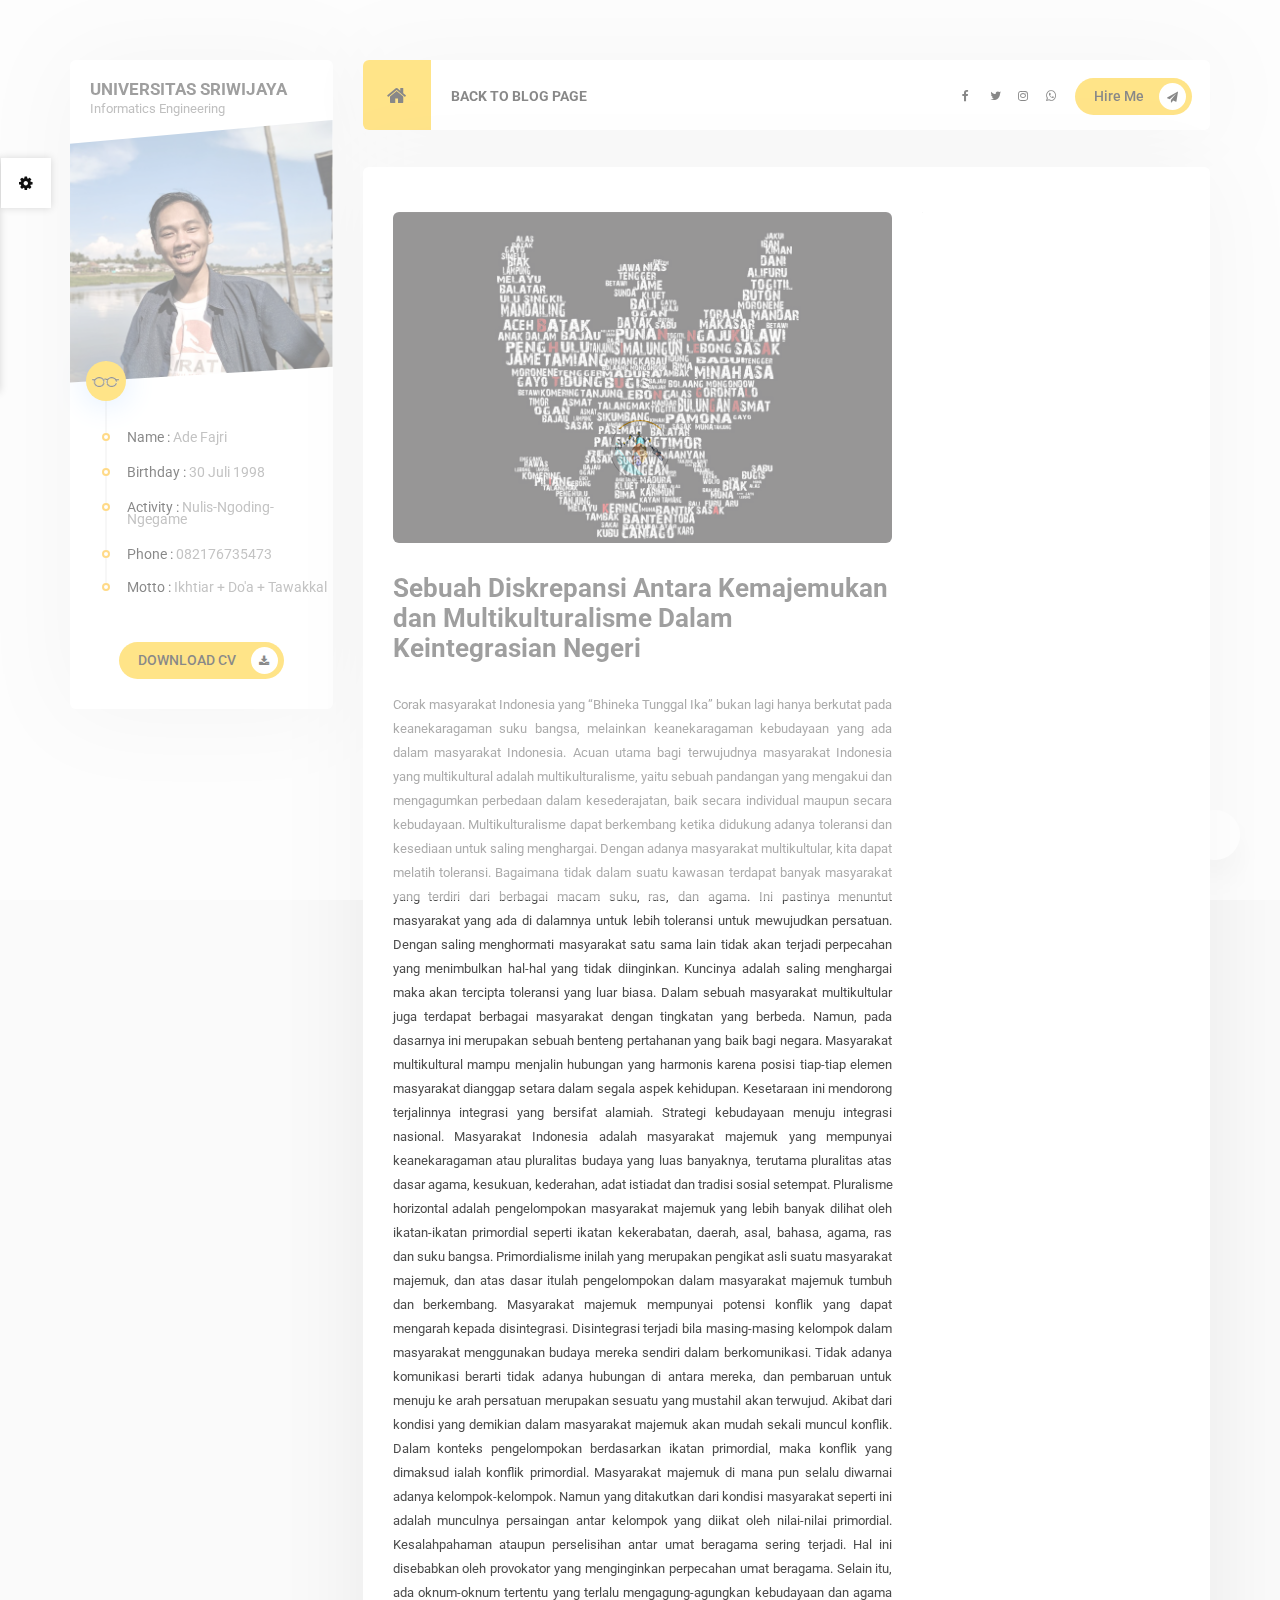
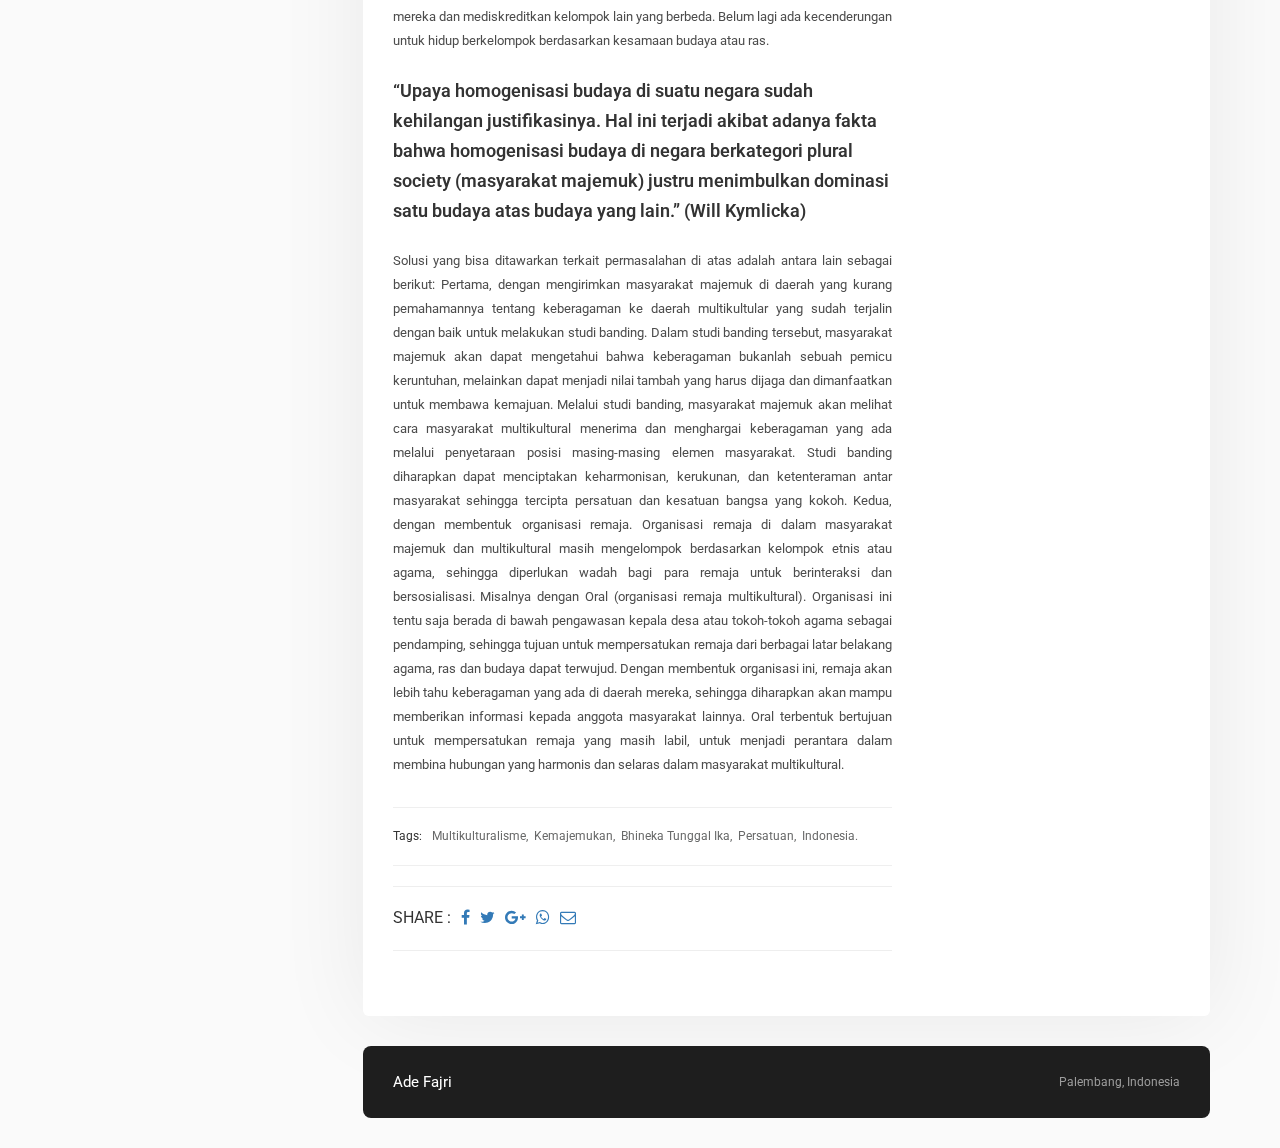
<file: blog-posts/blog-1.html>
<!doctype html>
<html lang="en">
<!-- <div class="blog-iframe">
                    <iframe height="315" src="https://www.youtube.com/embed/caTkcpPmq_s?rel=0&amp;controls=0&amp;showinfo=0" frameborder="0" gesture="media" allow="encrypted-media" allowfullscreen></iframe>
                </div> -->

<!-- Mirrored from tavonline.net/html/mat/default/blog-posts/blog-1.html by HTTrack Website Copier/3.x [XR&CO'2014], Thu, 27 Dec 2018 04:50:21 GMT -->
<head>

<!-- Simple Page Needs
================================================== -->
<title>Ade's Blog</title>
<meta charset="UTF-8">
<meta name="description" content="Sebuah Diskrepansi Antara Kemajemukan dan Multikulturalisme Dalam Keintegrasian Negeri">
<meta name="keywords" content="personal, vcard, portfolio">
<meta name="viewport" content="width=device-width, initial-scale=1.0">
    
<!-- Favicon
================================================== -->  
<link href="../favicon.ico" rel="shortcut icon" type="image/x-icon" />

<!-- CSS
================================================== -->
<link rel="stylesheet" href="../css/formwa.css"/>
<link rel="stylesheet" href="../css/bootstrap.css"/>
<link rel="stylesheet" href="../css/reset.css"/>
<link rel="stylesheet" href="../cubeportfolio/css/cubeportfolio.min.css"/>
<link rel="stylesheet" href="../css/owl.theme.css"/> 
<link rel="stylesheet" href="../css/owl.carousel.css"/>
<link rel="stylesheet" href="../css/style.css"/>
<link rel="stylesheet" href="../css/colors/yellow.css" id="color"/>    
<!-- Google Web fonts
================================================== --> 
<link href="https://fonts.googleapis.com/css?family=Roboto:400,500,700,900" rel="stylesheet">

<!-- Font Icons
================================================== --> 
<link rel="stylesheet" href="../icon-fonts/font-awesome-4.7.0/css/font-awesome.min.css"/>
<link rel="stylesheet" href="../icon-fonts/web-design/flaticon.css" />

<!--[if lt IE 9]>
    <script src="http://html5shim.googlecode.com/svn/trunk/html5.js"></script>
<![endif]-->

</head>
<body>
    <i class="whatsapp-btn">WhatsApp</i>
<div id="whatsapp">
    <input class="tujuan" type="hidden" value="082176735473"> <!-- No. WhatsApp -->
    <label>
        <input class="nama" type="text" placeholder="Nama Lengkap..">
    </label>
    <label>
        <input class="email" type="email" placeholder="Alamat E-mail..">
    </label>
    <label>
        <textarea class="pesan" placeholder="Pesan.."></textarea>
    </label>
    <a class="submit">Kirim</a>
</div>
 <!-- Preloading -->
<div id="preloader">
    <div class="spinner">
    </div>
</div>  
    
<!-- Wrapper --> 
<div class="wrapper top_60 container">
<div class="row">
        
<!-- Profile Section
================================================== --> 
<div class="col-lg-3 col-md-4">
    <div class="profile">
        <div class="profile-name">
            <span class="name">Universitas Sriwijaya</span><br>
            <span class="job">Informatics Engineering</span>
        </div>
        <figure class="profile-image">
            <img src="../images/profile.jpg" alt="">
        </figure> 
        <ul class="profile-information">
            <li></li>
            <li><p><span>Name       :</span> Ade Fajri</p></li>
            <li><p><span>Birthday   :</span> 30 Juli 1998</p></li>
            <li><p><span>Activity   :</span> Nulis-Ngoding-Ngegame</p></li>
            <li><p><span>Phone      :</span> 082176735473</p></li>
            <li><p><span>Motto      :</span> Ikhtiar + Do'a + Tawakkal</p></li>
        </ul>
        <div class="col-md-12"> <a href="https://drive.google.com/open?id=18hWuTZdxBJs451wMPKSe4uSAwmE4ESCY"">
            <button class="site-btn icon" >DOWNLOAD CV <i class="fa fa-download" aria-hidden="true"></i></button> </a>
        </div>
    </div>
</div>

<!-- Page Tab Container Div -->   
<div id="ajax-tab-container" class="col-lg-9 col-md-8 tab-container">
    
<!-- Header
================================================== --> 
<div class="row">
    <header class="col-md-12">
        <nav>
            <div class="row">
                <!-- navigation bar -->
                <div class="col-md-8 col-sm-8 col-xs-4">
                    <ul class="tabs">
                        <li class="tab">
                            <a class="home-btn" href="../index.html"><i class="fa fa-home" aria-hidden="true"></i></a>
                        </li>
                        <li class="tab"><a href="../index.html#blog">BACK TO BLOG PAGE</a></li>
                    </ul>
                </div>
                <div class="col-md-4 col-sm-4 col-xs-8 dynamic">
                    <button class="pull-right site-btn icon hidden-xs">Hire Me <i class="fa fa-paper-plane" aria-hidden="true"></i></button>
                    <div class="hamburger pull-right hidden-lg hidden-md"><i class="fa fa-bars" aria-hidden="true"></i></div>
                     <div class="hidden-md social-icons pull-right"> 
                        <a class="fb" href="https://web.facebook.com/ade.fajrichaniagoii"><i class="fa fa-facebook" aria-hidden="true"></i></a> 
                        <a class="tw" href="https://twitter.com/adefc_"><i class="fa fa-twitter" aria-hidden="true"></i></a> 
                        <a class="ins" href="https://www.instagram.com/adefc_"><i class="fa fa-instagram" aria-hidden="true"></i></a> 
                        <a class="dr" href="https://api.whatsapp.com/send?phone=6281237538786&text=Halo%20Ade%20saya%20sudah%20melihat%20blog mu""><i class="fa fa-whatsapp" aria-hidden="true"></i></a> 
                    </div>

                </div>
            </div>
        </nav>
    </header>
</div>   
<!-- Page Content
================================================== --> 
<div id="content" class="panel-container col-md-12">
  
    <!-- Blog Page
    ================================================== --> 
    <div id="blog-post">
        <div class="row">
            <!--Blog Post-->
            <div class="col-md-8 post">
                <div class="blog-image">
                    <img src="../images/blogs/ika.jpg" alt="">
                </div>
                <div class="post-content">
                    <h1 class="blog-title bottom_30 top_30">Sebuah Diskrepansi Antara Kemajemukan dan Multikulturalisme Dalam Keintegrasian Negeri
</h1>
                    <p align="justify">Corak masyarakat Indonesia yang “Bhineka Tunggal Ika” bukan lagi hanya berkutat pada keanekaragaman suku bangsa, melainkan keanekaragaman kebudayaan yang ada dalam masyarakat Indonesia. Acuan utama bagi terwujudnya masyarakat Indonesia yang multikultural adalah multikulturalisme, yaitu sebuah pandangan yang mengakui dan mengagumkan perbedaan dalam kesederajatan, baik secara individual maupun secara kebudayaan. Multikulturalisme dapat berkembang ketika didukung adanya toleransi dan kesediaan untuk saling menghargai.
    Dengan adanya masyarakat multikultular, kita dapat melatih toleransi. Bagaimana tidak dalam suatu kawasan terdapat banyak masyarakat yang terdiri dari berbagai macam suku, ras, dan agama. Ini pastinya menuntut masyarakat yang ada di dalamnya untuk lebih toleransi untuk mewujudkan persatuan. Dengan saling menghormati masyarakat satu sama lain tidak akan terjadi perpecahan yang menimbulkan hal-hal yang tidak diinginkan. Kuncinya adalah saling menghargai maka akan tercipta toleransi yang luar biasa. Dalam sebuah masyarakat multikultular juga terdapat berbagai masyarakat dengan tingkatan yang berbeda. Namun, pada dasarnya ini merupakan sebuah benteng pertahanan yang baik bagi negara.    
Masyarakat multikultural mampu menjalin hubungan yang harmonis karena posisi tiap-tiap elemen masyarakat dianggap setara dalam segala aspek kehidupan. Kesetaraan ini mendorong terjalinnya integrasi yang bersifat alamiah.
Strategi kebudayaan menuju integrasi nasional. Masyarakat Indonesia adalah masyarakat majemuk yang mempunyai keanekaragaman atau pluralitas budaya yang luas banyaknya, terutama pluralitas atas dasar agama, kesukuan, kederahan, adat istiadat dan tradisi sosial setempat. Pluralisme horizontal adalah pengelompokan masyarakat majemuk yang lebih banyak dilihat oleh ikatan-ikatan primordial seperti ikatan kekerabatan, daerah, asal, bahasa, agama, ras dan suku bangsa. Primordialisme inilah yang merupakan pengikat asli suatu masyarakat majemuk, dan atas dasar itulah pengelompokan dalam masyarakat majemuk tumbuh dan berkembang.
Masyarakat majemuk mempunyai potensi konflik yang dapat mengarah kepada disintegrasi. Disintegrasi terjadi bila masing-masing kelompok dalam masyarakat menggunakan budaya mereka sendiri dalam berkomunikasi. Tidak adanya komunikasi berarti tidak adanya hubungan di antara mereka, dan pembaruan untuk menuju ke arah persatuan merupakan sesuatu yang mustahil akan terwujud. Akibat dari kondisi yang demikian dalam masyarakat majemuk akan mudah sekali muncul konflik. Dalam konteks pengelompokan berdasarkan ikatan primordial, maka konflik yang dimaksud ialah konflik primordial.
Masyarakat majemuk di mana pun selalu diwarnai adanya kelompok-kelompok. Namun yang ditakutkan dari kondisi masyarakat seperti ini adalah munculnya persaingan antar kelompok yang diikat oleh nilai-nilai primordial.
Kesalahpahaman ataupun perselisihan antar umat beragama sering terjadi. Hal ini disebabkan oleh provokator yang menginginkan perpecahan umat beragama. Selain itu, ada oknum-oknum tertentu yang terlalu mengagung-agungkan kebudayaan dan agama mereka dan mediskreditkan kelompok lain yang berbeda. Belum lagi ada kecenderungan untuk hidup berkelompok berdasarkan kesamaan budaya atau ras. 
</p>
                    <br>
                    <blockquote>“Upaya homogenisasi budaya di suatu negara sudah kehilangan
justifikasinya. Hal ini terjadi akibat adanya fakta bahwa homogenisasi
budaya di negara berkategori plural society (masyarakat majemuk) justru
menimbulkan dominasi satu budaya atas budaya yang lain.”
(Will Kymlicka)
 </blockquote>
                    <br>
                    <p align="justify">Solusi yang bisa ditawarkan terkait permasalahan di atas adalah antara lain sebagai berikut: 
Pertama, dengan mengirimkan masyarakat majemuk di daerah yang kurang pemahamannya tentang keberagaman ke daerah multikultular yang sudah terjalin dengan baik untuk melakukan studi banding. Dalam studi banding tersebut, masyarakat majemuk akan dapat mengetahui bahwa keberagaman bukanlah sebuah pemicu keruntuhan, melainkan dapat menjadi nilai tambah yang harus dijaga dan dimanfaatkan untuk membawa kemajuan. Melalui studi banding, masyarakat majemuk akan melihat cara masyarakat multikultural menerima dan menghargai keberagaman yang ada melalui penyetaraan posisi masing-masing elemen masyarakat. Studi banding diharapkan dapat menciptakan keharmonisan, kerukunan, dan ketenteraman antar masyarakat sehingga tercipta persatuan dan kesatuan bangsa yang kokoh. 
Kedua, dengan membentuk organisasi remaja. Organisasi remaja di dalam masyarakat majemuk dan multikultural masih mengelompok berdasarkan kelompok etnis atau agama, sehingga diperlukan wadah bagi para remaja untuk berinteraksi dan bersosialisasi. Misalnya dengan Oral (organisasi remaja multikultural). Organisasi ini tentu saja berada di bawah pengawasan kepala desa atau tokoh-tokoh agama sebagai pendamping, sehingga tujuan untuk mempersatukan remaja dari berbagai latar belakang agama, ras dan budaya dapat terwujud. Dengan membentuk organisasi ini, remaja akan lebih tahu keberagaman yang ada di daerah mereka, sehingga diharapkan akan mampu memberikan informasi kepada anggota masyarakat lainnya. Oral terbentuk bertujuan untuk mempersatukan remaja yang masih labil, untuk menjadi perantara dalam membina hubungan yang harmonis dan selaras dalam masyarakat multikultural.
</p>
                </div>
                <div class="tags top_30">
                    <span>Tags:</span>
                    <a>Multikulturalisme,</a>
                    <a>Kemajemukan,</a>
                    <a>Bhineka Tunggal Ika,</a>
                    <a>Persatuan,</a>
                    <a>Indonesia.</a>
                   
                </div>
                <!-- Related Post -->
                
                <!-- Post Comments -->
                <hr class="my-5">
                                            
                                            <ul class="share-entry list-inline justify-content-center align-items-center"><li class="share-title list-inline-item">SHARE : </li><li class="list-inline-item"><a target="_blank" class="share-facebook" title="Share on Facebook" rel="external" href="https://www.facebook.com/share.php?u=http://adefajri.ml/blog-posts/blog-1.html"><i class="fa fa-facebook"></i></a></li><li class="list-inline-item"><a target="_blank" class="share-twitter" title="Share on Twitter" rel="external" href="https://twitter.com/share?text=Sebuah%20Diskrepansi%20Antara%20Kemajemukan%20dan%20Multikulturalisme%20Dalam%20Keintegrasian%20Negeri : &amp;url=http://adefajri.ml/blog-posts/blog-1.html"><i class="fa fa-twitter"></i></a></li><li class="list-inline-item"><a target="_blank" class="share-googleplus" title="Share on Google+" rel="external" href="https://plusone.google.com/_/+1/confirm?url=http://adefajri.ml/blog-posts/blog-1.html"><i class="fa fa-google-plus"></i></a></li><li class="list-inline-item"><a target="_blank" class="share-whatsapp" title="Share on Whatsapp" rel="external" href="https://api.whatsapp.com/send?text=Sebuah%20Diskrepansi%20Antara%20Kemajemukan%20dan%20Multikulturalisme%20Dalam%20Keintegrasian%20Negeri : http://adefajri.ml/blog-posts/blog-1.html"><i class="fa fa-whatsapp"></i></a></li><li class="list-inline-item"><a target="_blank" class="share-email" title="Share on Email" rel="external" href="mailto:?subject=Sebuah Diskrepansi Antara Kemajemukan dan Multikulturalisme Dalam Keintegrasian Negeri body=Membuat Design Tombol Bergaya Flat Dengan CSS : http://adefajri.ml/blog-posts/blog-1.html"><i class="fa fa-envelope-o"></i></a></li></ul>
                                            <hr class="my-5">
             
            </div> <!-- post end -->
            <!--Sidebar-->
            <div class="col-md-4 blog-sidebar">
                <!-- Category List -->
               
                <!-- Popular Post -->
               
                <!-- Advertisement -->
                
            </div> 
        </div>
    </div>
    
</div><!-- Content - End -->
 
<!-- Footer
================================================== --> 
<footer>
    <div class="footer col-md-12 top_30 bottom_30">
        <div class="name col-md-4 hidden-md hidden-sm hidden-xs">Ade Fajri</div>
        <div class="copyright col-lg-8 col-md-12">Palembang, Indonesia </div>  
    </div>
</footer>
    
</div> <!-- Tab Container - End -->
</div> <!-- Row - End --> 
</div> <!-- Wrapper - End -->   

<!-- Javascripts
================================================== -->  
<script src="../js/jquery-2.1.4.min.js"></script> 
<script src="../cubeportfolio/js/jquery.cubeportfolio.min.js"></script>
<script src="../js/bootstrap.min.js"></script> 
<script src="../js/jquery.easytabs.min.js"></script>
<script src="../js/main.js"></script>
<!-- for color alternatives -->
<script src="../js/jquery.cookie-1.4.1.min.js"></script>
<script src="../js/subpage-demo.js"></script>
<link rel="stylesheet" href="../css/Demo.min.css" />

</body>

<!-- Mirrored from tavonline.net/html/mat/default/blog-posts/blog-1.html by HTTrack Website Copier/3.x [XR&CO'2014], Thu, 27 Dec 2018 04:50:23 GMT -->
</html>
</file>
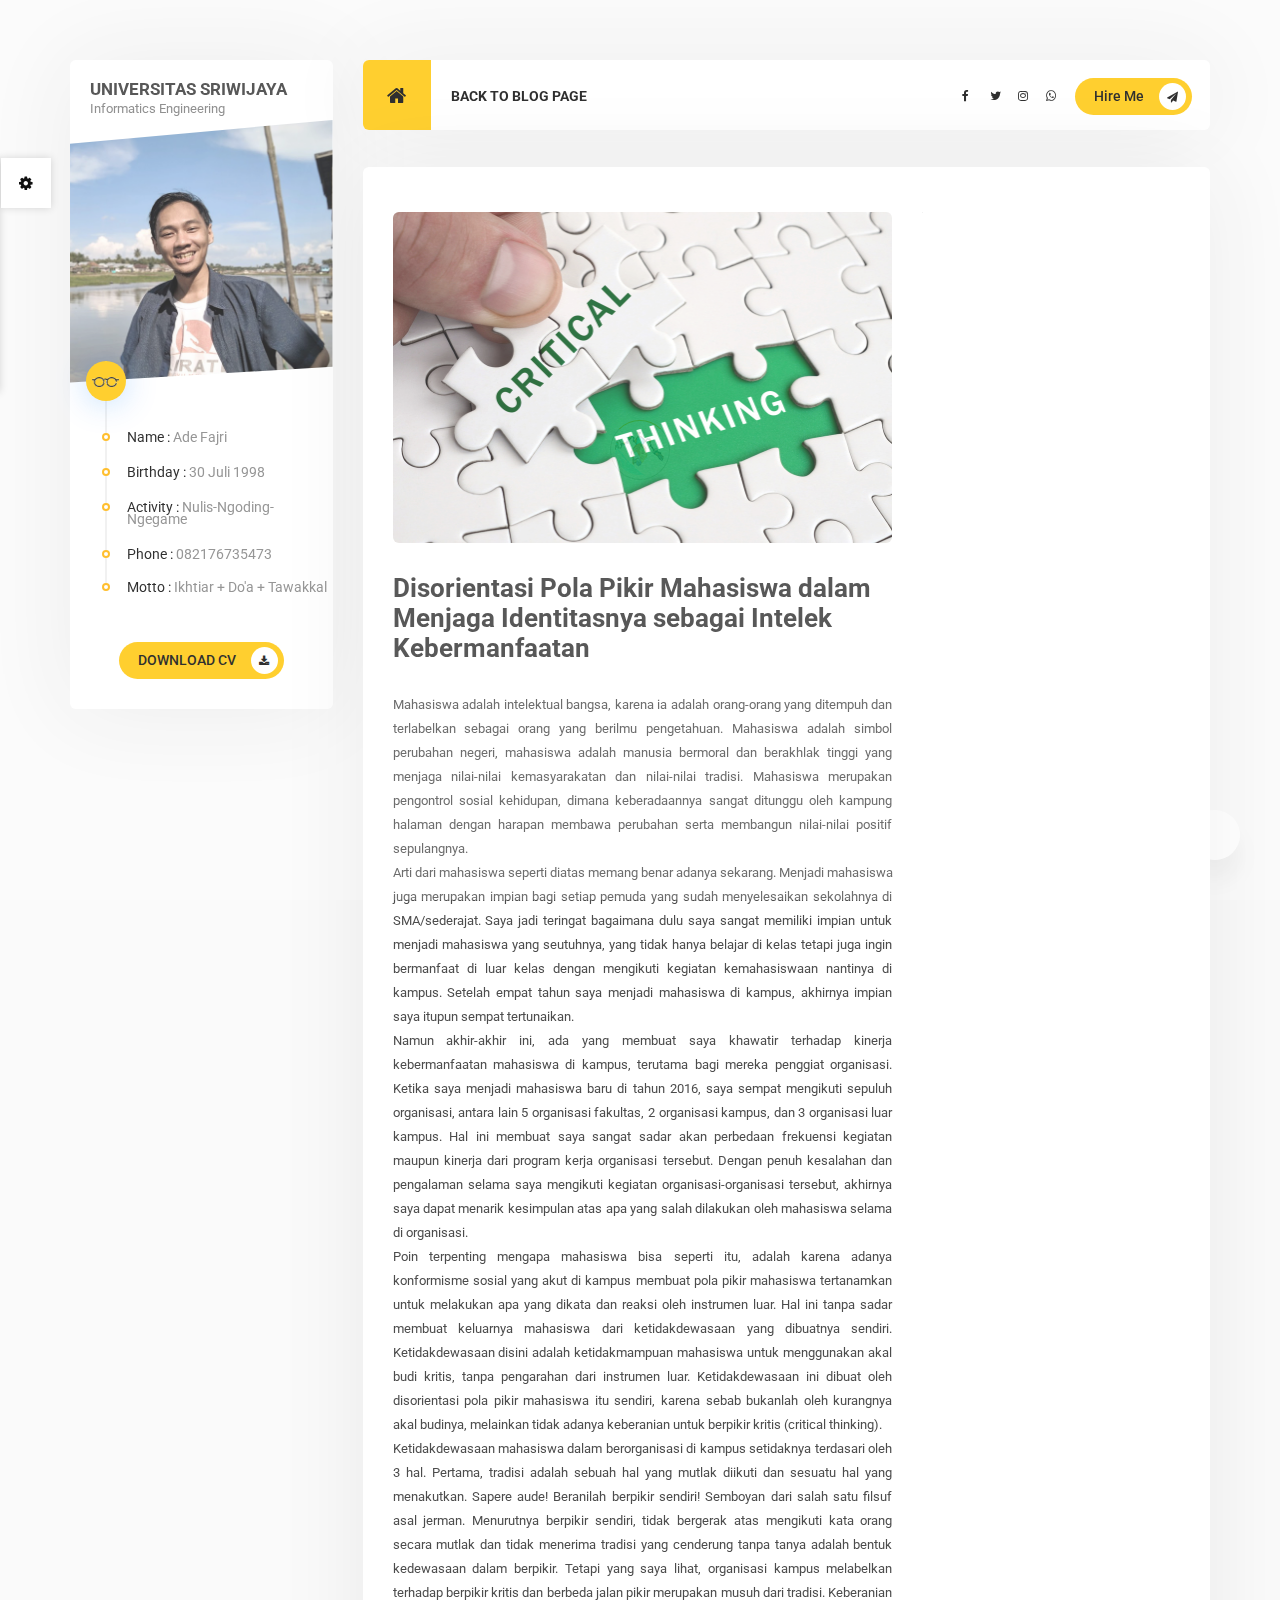
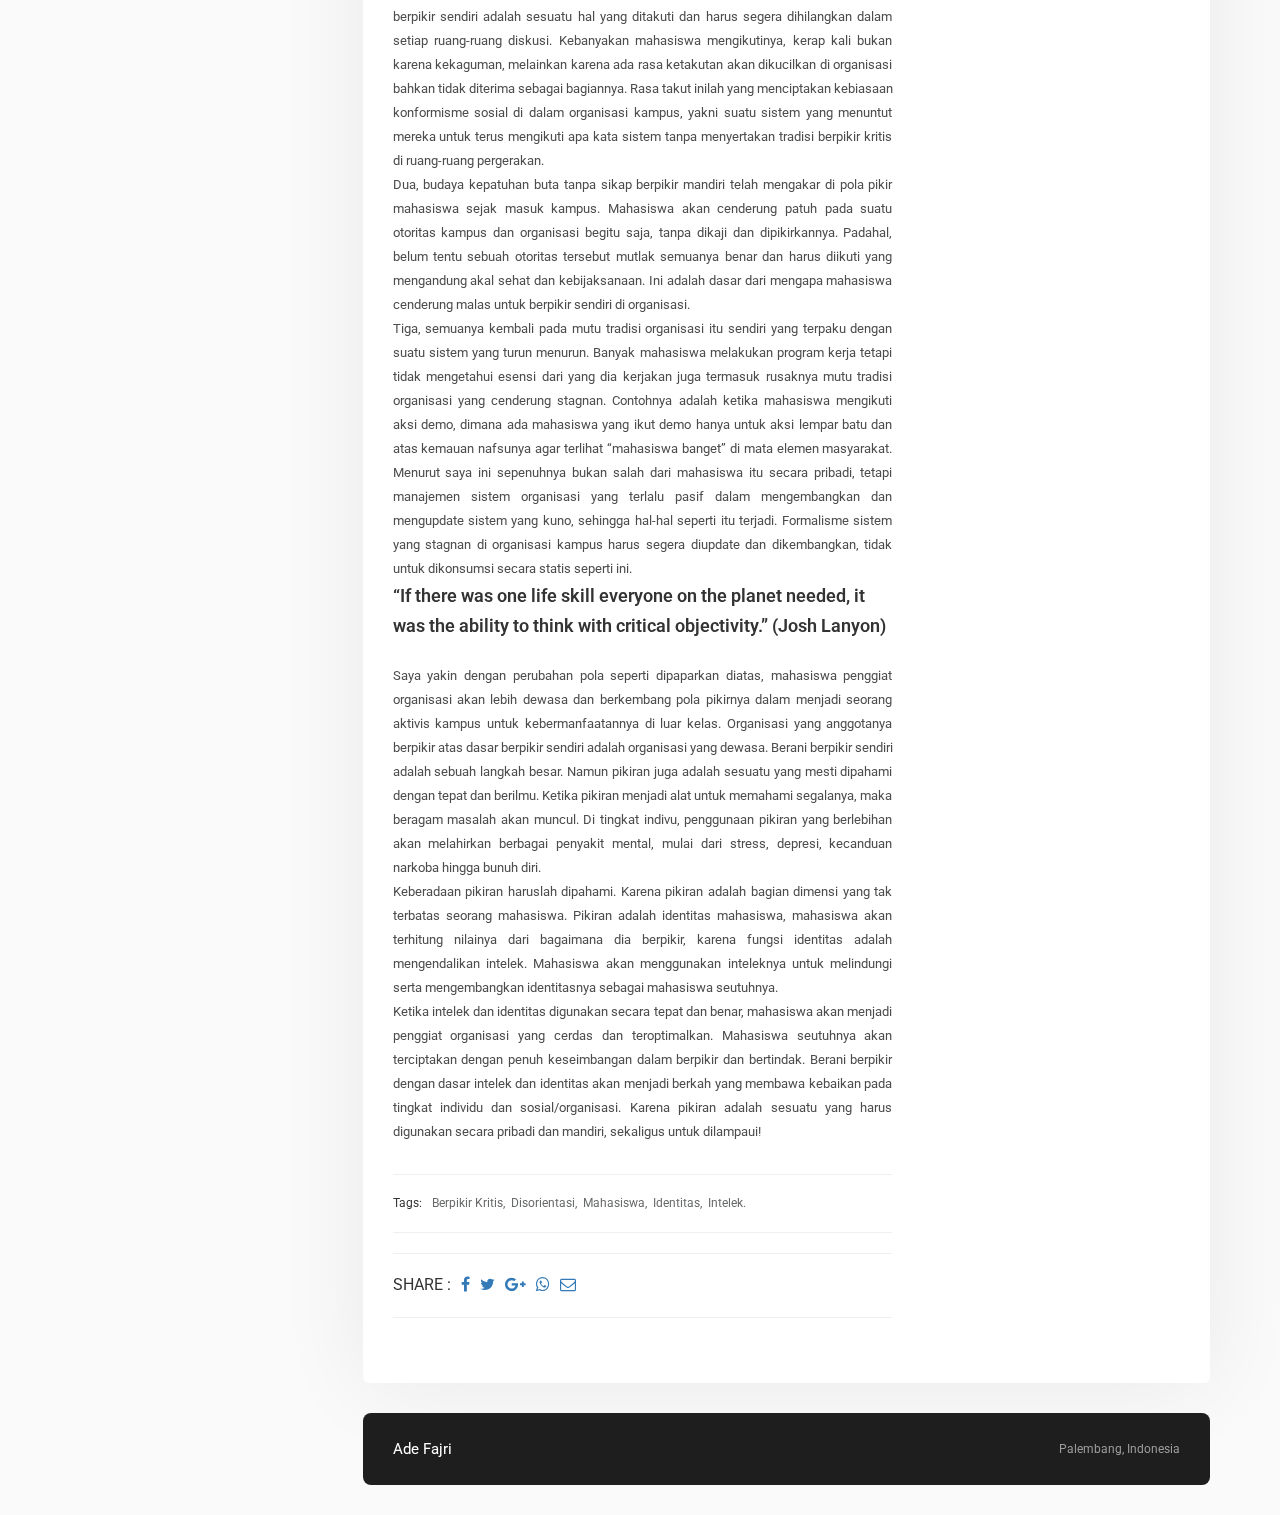
<file: blog-posts/blog-2.html>
<!doctype html>
<html lang="en">
<!-- <div class="blog-iframe">
                    <iframe height="315" src="https://www.youtube.com/embed/caTkcpPmq_s?rel=0&amp;controls=0&amp;showinfo=0" frameborder="0" gesture="media" allow="encrypted-media" allowfullscreen></iframe>
                </div> -->

<!-- Mirrored from tavonline.net/html/mat/default/blog-posts/blog-1.html by HTTrack Website Copier/3.x [XR&CO'2014], Thu, 27 Dec 2018 04:50:21 GMT -->
<head>

<!-- Simple Page Needs
================================================== -->
<title>Ade's Blog</title>
<meta charset="UTF-8">
<meta name="description" content="Disorientasi Pola Pikir Mahasiswa dalam Menjaga Identitasnya sebagai Intelek Kebermanfaatan">
<meta name="keywords" content="personal, vcard, portfolio">
<meta name="viewport" content="width=device-width, initial-scale=1.0">

<!-- Favicon
================================================== -->
<link href="../favicon.ico" rel="shortcut icon" type="image/x-icon" />

<!-- CSS
================================================== -->
<link rel="stylesheet" href="../css/formwa.css"/>
<link rel="stylesheet" href="../css/bootstrap.css"/>
<link rel="stylesheet" href="../css/reset.css"/>
<link rel="stylesheet" href="../cubeportfolio/css/cubeportfolio.min.css"/>
<link rel="stylesheet" href="../css/owl.theme.css"/>
<link rel="stylesheet" href="../css/owl.carousel.css"/>
<link rel="stylesheet" href="../css/style.css"/>
<link rel="stylesheet" href="../css/colors/yellow.css" id="color"/>
<!-- Google Web fonts
================================================== -->
<link href="https://fonts.googleapis.com/css?family=Roboto:400,500,700,900" rel="stylesheet">

<!-- Font Icons
================================================== -->
<link rel="stylesheet" href="../icon-fonts/font-awesome-4.7.0/css/font-awesome.min.css"/>
<link rel="stylesheet" href="../icon-fonts/web-design/flaticon.css" />

<!--[if lt IE 9]>
    <script src="http://html5shim.googlecode.com/svn/trunk/html5.js"></script>
<![endif]-->

</head>
<body>
    <i class="whatsapp-btn">WhatsApp</i>
<div id="whatsapp">
    <input class="tujuan" type="hidden" value="082176735473"> <!-- No. WhatsApp -->
    <label>
        <input class="nama" type="text" placeholder="Nama Lengkap..">
    </label>
    <label>
        <input class="email" type="email" placeholder="Alamat E-mail..">
    </label>
    <label>
        <textarea class="pesan" placeholder="Pesan.."></textarea>
    </label>
    <a class="submit">Kirim</a>
</div>
 <!-- Preloading -->
<div id="preloader">
    <div class="spinner">
    </div>
</div>

<!-- Wrapper -->
<div class="wrapper top_60 container">
<div class="row">

<!-- Profile Section
================================================== -->
<div class="col-lg-3 col-md-4">
    <div class="profile">
        <div class="profile-name">
            <span class="name">Universitas Sriwijaya</span><br>
            <span class="job">Informatics Engineering</span>
        </div>
        <figure class="profile-image">
            <img src="../images/profile.jpg" alt="">
        </figure>
        <ul class="profile-information">
            <li></li>
            <li><p><span>Name       :</span> Ade Fajri</p></li>
            <li><p><span>Birthday   :</span> 30 Juli 1998</p></li>
            <li><p><span>Activity   :</span> Nulis-Ngoding-Ngegame</p></li>
            <li><p><span>Phone      :</span> 082176735473</p></li>
            <li><p><span>Motto      :</span> Ikhtiar + Do'a + Tawakkal</p></li>
        </ul>
        <div class="col-md-12"> <a href="https://drive.google.com/open?id=18hWuTZdxBJs451wMPKSe4uSAwmE4ESCY"">
            <button class="site-btn icon" >DOWNLOAD CV <i class="fa fa-download" aria-hidden="true"></i></button> </a>
        </div>
    </div>
</div>

<!-- Page Tab Container Div -->
<div id="ajax-tab-container" class="col-lg-9 col-md-8 tab-container">

<!-- Header
================================================== -->
<div class="row">
    <header class="col-md-12">
        <nav>
            <div class="row">
                <!-- navigation bar -->
                <div class="col-md-8 col-sm-8 col-xs-4">
                    <ul class="tabs">
                        <li class="tab">
                            <a class="home-btn" href="../index.html"><i class="fa fa-home" aria-hidden="true"></i></a>
                        </li>
                        <li class="tab"><a href="../index.html#blog">BACK TO BLOG PAGE</a></li>
                    </ul>
                </div>
                <div class="col-md-4 col-sm-4 col-xs-8 dynamic">
                    <button class="pull-right site-btn icon hidden-xs">Hire Me <i class="fa fa-paper-plane" aria-hidden="true"></i></button>
                    <div class="hamburger pull-right hidden-lg hidden-md"><i class="fa fa-bars" aria-hidden="true"></i></div>
                     <div class="hidden-md social-icons pull-right">
                        <a class="fb" href="https://web.facebook.com/ade.fajrichaniagoii"><i class="fa fa-facebook" aria-hidden="true"></i></a>
                        <a class="tw" href="https://twitter.com/adefc_"><i class="fa fa-twitter" aria-hidden="true"></i></a>
                        <a class="ins" href="https://www.instagram.com/adefc_"><i class="fa fa-instagram" aria-hidden="true"></i></a>
                        <a class="dr" href="https://api.whatsapp.com/send?phone=6281237538786&text=Halo%20Ade%20saya%20sudah%20melihat%20blog mu""><i class="fa fa-whatsapp" aria-hidden="true"></i></a>
                    </div>

                </div>
            </div>
        </nav>
    </header>
</div>
<!-- Page Content
================================================== -->
<div id="content" class="panel-container col-md-12">

    <!-- Blog Page
    ================================================== -->
    <div id="blog-post">
        <div class="row">
            <!--Blog Post-->
            <div class="col-md-8 post">
                <div class="blog-image">
                    <img src="../images/blogs/critical-thinking.jpg" alt="">
                </div>
                <div class="post-content">
                    <h1 class="blog-title bottom_30 top_30">Disorientasi Pola Pikir Mahasiswa dalam Menjaga Identitasnya sebagai Intelek Kebermanfaatan
</h1>
                    <p align="justify">Mahasiswa adalah intelektual bangsa, karena ia adalah orang-orang yang ditempuh dan terlabelkan sebagai orang yang berilmu pengetahuan. Mahasiswa adalah simbol perubahan negeri, mahasiswa adalah manusia bermoral dan berakhlak tinggi yang menjaga nilai-nilai kemasyarakatan dan nilai-nilai tradisi. Mahasiswa merupakan pengontrol sosial kehidupan, dimana keberadaannya sangat ditunggu oleh kampung halaman dengan harapan membawa perubahan serta membangun nilai-nilai positif sepulangnya. </p>
                    <p align="justify">Arti dari mahasiswa seperti diatas memang benar adanya sekarang. Menjadi mahasiswa juga merupakan impian bagi setiap pemuda yang sudah menyelesaikan sekolahnya di SMA/sederajat. Saya jadi teringat bagaimana dulu saya sangat memiliki impian untuk menjadi mahasiswa yang seutuhnya, yang tidak hanya belajar di kelas tetapi juga ingin bermanfaat di luar kelas dengan mengikuti kegiatan kemahasiswaan nantinya di kampus. Setelah empat tahun saya menjadi mahasiswa di kampus, akhirnya impian saya itupun sempat tertunaikan. </<p>
                      <p align="justify">Namun akhir-akhir ini, ada yang membuat saya khawatir terhadap kinerja kebermanfaatan mahasiswa di kampus, terutama bagi mereka penggiat organisasi. Ketika saya menjadi mahasiswa baru di tahun 2016, saya sempat mengikuti sepuluh organisasi, antara lain 5 organisasi fakultas, 2 organisasi kampus, dan 3 organisasi luar kampus. Hal ini membuat saya sangat sadar akan perbedaan frekuensi kegiatan maupun kinerja dari program kerja organisasi tersebut. Dengan penuh kesalahan dan pengalaman selama saya mengikuti kegiatan organisasi-organisasi tersebut, akhirnya saya dapat menarik kesimpulan atas apa yang salah dilakukan oleh mahasiswa selama di organisasi.  </<p>
                        <p align="justify">Poin terpenting mengapa mahasiswa bisa seperti itu, adalah karena adanya konformisme sosial yang akut di kampus membuat pola pikir mahasiswa tertanamkan untuk melakukan apa yang dikata dan reaksi oleh instrumen luar.  Hal ini tanpa sadar membuat keluarnya mahasiswa dari ketidakdewasaan yang dibuatnya sendiri. Ketidakdewasaan disini adalah ketidakmampuan mahasiswa untuk menggunakan akal budi kritis, tanpa pengarahan dari instrumen luar. Ketidakdewasaan ini dibuat oleh disorientasi pola pikir mahasiswa itu sendiri, karena sebab bukanlah oleh kurangnya akal budinya, melainkan tidak adanya keberanian untuk berpikir kritis (critical thinking). </<p>
                          <p align="justify">Ketidakdewasaan mahasiswa dalam berorganisasi di kampus setidaknya terdasari oleh 3 hal. Pertama, tradisi adalah sebuah hal yang mutlak diikuti dan sesuatu hal yang menakutkan. Sapere aude! Beranilah berpikir sendiri! Semboyan dari salah satu filsuf asal jerman. Menurutnya berpikir sendiri, tidak bergerak atas mengikuti kata orang secara mutlak dan tidak menerima tradisi yang cenderung tanpa tanya adalah bentuk kedewasaan dalam berpikir. Tetapi yang saya lihat, organisasi kampus melabelkan terhadap berpikir kritis dan berbeda jalan pikir merupakan musuh dari tradisi. Keberanian berpikir sendiri adalah sesuatu hal yang ditakuti dan harus segera dihilangkan dalam setiap ruang-ruang diskusi. Kebanyakan mahasiswa mengikutinya, kerap kali bukan karena kekaguman, melainkan karena ada rasa ketakutan akan dikucilkan di organisasi bahkan tidak diterima sebagai bagiannya. Rasa takut inilah yang menciptakan kebiasaan konformisme sosial di dalam organisasi kampus, yakni suatu sistem yang menuntut mereka untuk terus mengikuti apa kata sistem tanpa menyertakan tradisi berpikir kritis di ruang-ruang pergerakan.  </<p>
                            <p align="justify"> Dua, budaya kepatuhan buta tanpa sikap berpikir mandiri telah mengakar di pola pikir mahasiswa sejak masuk kampus. Mahasiswa akan cenderung patuh pada suatu otoritas kampus dan organisasi begitu saja, tanpa dikaji dan dipikirkannya. Padahal, belum tentu sebuah otoritas tersebut mutlak semuanya benar dan harus diikuti yang mengandung akal sehat dan kebijaksanaan. Ini adalah dasar dari mengapa mahasiswa cenderung malas untuk berpikir sendiri di organisasi. </<p>
                              <p align="justify">Tiga, semuanya kembali pada mutu tradisi organisasi itu sendiri yang terpaku dengan suatu sistem yang turun menurun. Banyak mahasiswa melakukan program kerja tetapi tidak mengetahui esensi dari yang dia kerjakan juga termasuk rusaknya mutu tradisi organisasi yang cenderung stagnan. Contohnya adalah ketika mahasiswa mengikuti aksi demo, dimana ada mahasiswa yang ikut demo hanya untuk aksi lempar batu dan atas kemauan nafsunya agar terlihat “mahasiswa banget” di mata elemen masyarakat. Menurut saya ini sepenuhnya bukan salah dari mahasiswa itu secara pribadi, tetapi manajemen sistem organisasi yang terlalu pasif dalam mengembangkan dan mengupdate sistem yang kuno, sehingga hal-hal seperti itu terjadi. Formalisme sistem yang stagnan di organisasi kampus harus segera diupdate dan dikembangkan, tidak untuk dikonsumsi secara statis seperti ini.  </<p>

                    <br>
                    <blockquote>“If there was one life skill everyone on the planet needed, it was the ability to think with critical objectivity.”
(Josh Lanyon)
 </blockquote>
                    <br>
                    <p align="justify">Saya yakin dengan perubahan pola seperti dipaparkan diatas, mahasiswa penggiat organisasi akan lebih dewasa dan berkembang pola pikirnya dalam menjadi seorang aktivis kampus untuk kebermanfaatannya di luar kelas. Organisasi yang anggotanya berpikir atas dasar berpikir sendiri adalah organisasi yang dewasa. Berani berpikir sendiri adalah sebuah langkah besar. Namun pikiran juga adalah sesuatu yang mesti dipahami dengan tepat dan berilmu. Ketika pikiran menjadi alat untuk memahami segalanya, maka beragam masalah akan muncul. Di tingkat indivu, penggunaan pikiran yang berlebihan akan melahirkan berbagai penyakit mental, mulai dari stress, depresi, kecanduan narkoba hingga bunuh diri.  </<p>
                      <p align="justify">Keberadaan pikiran haruslah dipahami. Karena pikiran adalah bagian dimensi yang tak terbatas seorang mahasiswa. Pikiran adalah identitas mahasiswa, mahasiswa akan terhitung nilainya dari bagaimana dia berpikir, karena fungsi identitas adalah mengendalikan intelek. Mahasiswa akan menggunakan inteleknya untuk melindungi serta mengembangkan identitasnya sebagai mahasiswa seutuhnya. </<p>
                        <p align="justify">Ketika intelek dan identitas digunakan secara tepat dan benar, mahasiswa akan menjadi penggiat organisasi yang cerdas dan teroptimalkan. Mahasiswa seutuhnya akan terciptakan dengan penuh keseimbangan dalam berpikir dan bertindak. Berani berpikir dengan dasar intelek dan identitas akan menjadi berkah yang membawa kebaikan pada tingkat individu dan sosial/organisasi. Karena pikiran adalah sesuatu yang harus digunakan secara pribadi dan mandiri, sekaligus untuk dilampaui! </<p>
                </div>
                <div class="tags top_30">
                    <span>Tags:</span>
                    <a>Berpikir Kritis,</a>
                    <a>Disorientasi,</a>
                    <a>Mahasiswa,</a>
                    <a>Identitas,</a>
                    <a>Intelek.</a>

                </div>
                <!-- Related Post -->

                <!-- Post Comments -->
                <hr class="my-5">

                                            <ul class="share-entry list-inline justify-content-center align-items-center"><li class="share-title list-inline-item">SHARE : </li><li class="list-inline-item"><a target="_blank" class="share-facebook" title="Share on Facebook" rel="external" href="https://www.facebook.com/share.php?u=http://adefajri.ml/blog-posts/blog-1.html"><i class="fa fa-facebook"></i></a></li><li class="list-inline-item"><a target="_blank" class="share-twitter" title="Share on Twitter" rel="external" href="https://twitter.com/share?text=Sebuah%20Diskrepansi%20Antara%20Kemajemukan%20dan%20Multikulturalisme%20Dalam%20Keintegrasian%20Negeri : &amp;url=http://adefajri.ml/blog-posts/blog-1.html"><i class="fa fa-twitter"></i></a></li><li class="list-inline-item"><a target="_blank" class="share-googleplus" title="Share on Google+" rel="external" href="https://plusone.google.com/_/+1/confirm?url=http://adefajri.ml/blog-posts/blog-1.html"><i class="fa fa-google-plus"></i></a></li><li class="list-inline-item"><a target="_blank" class="share-whatsapp" title="Share on Whatsapp" rel="external" href="https://api.whatsapp.com/send?text=Sebuah%20Diskrepansi%20Antara%20Kemajemukan%20dan%20Multikulturalisme%20Dalam%20Keintegrasian%20Negeri : http://adefajri.ml/blog-posts/blog-1.html"><i class="fa fa-whatsapp"></i></a></li><li class="list-inline-item"><a target="_blank" class="share-email" title="Share on Email" rel="external" href="mailto:?subject=Sebuah Diskrepansi Antara Kemajemukan dan Multikulturalisme Dalam Keintegrasian Negeri body=Membuat Design Tombol Bergaya Flat Dengan CSS : http://adefajri.ml/blog-posts/blog-1.html"><i class="fa fa-envelope-o"></i></a></li></ul>
                                            <hr class="my-5">

            </div> <!-- post end -->
            <!--Sidebar-->
            <div class="col-md-4 blog-sidebar">
                <!-- Category List -->

                <!-- Popular Post -->

                <!-- Advertisement -->

            </div>
        </div>
    </div>

</div><!-- Content - End -->

<!-- Footer
================================================== -->
<footer>
    <div class="footer col-md-12 top_30 bottom_30">
        <div class="name col-md-4 hidden-md hidden-sm hidden-xs">Ade Fajri</div>
        <div class="copyright col-lg-8 col-md-12">Palembang, Indonesia </div>
    </div>
</footer>

</div> <!-- Tab Container - End -->
</div> <!-- Row - End -->
</div> <!-- Wrapper - End -->

<!-- Javascripts
================================================== -->
<script src="../js/jquery-2.1.4.min.js"></script>
<script src="../cubeportfolio/js/jquery.cubeportfolio.min.js"></script>
<script src="../js/bootstrap.min.js"></script>
<script src="../js/jquery.easytabs.min.js"></script>
<script src="../js/main.js"></script>
<!-- for color alternatives -->
<script src="../js/jquery.cookie-1.4.1.min.js"></script>
<script src="../js/subpage-demo.js"></script>
<link rel="stylesheet" href="../css/Demo.min.css" />

</body>

<!-- Mirrored from tavonline.net/html/mat/default/blog-posts/blog-1.html by HTTrack Website Copier/3.x [XR&CO'2014], Thu, 27 Dec 2018 04:50:23 GMT -->
</html>
</file>
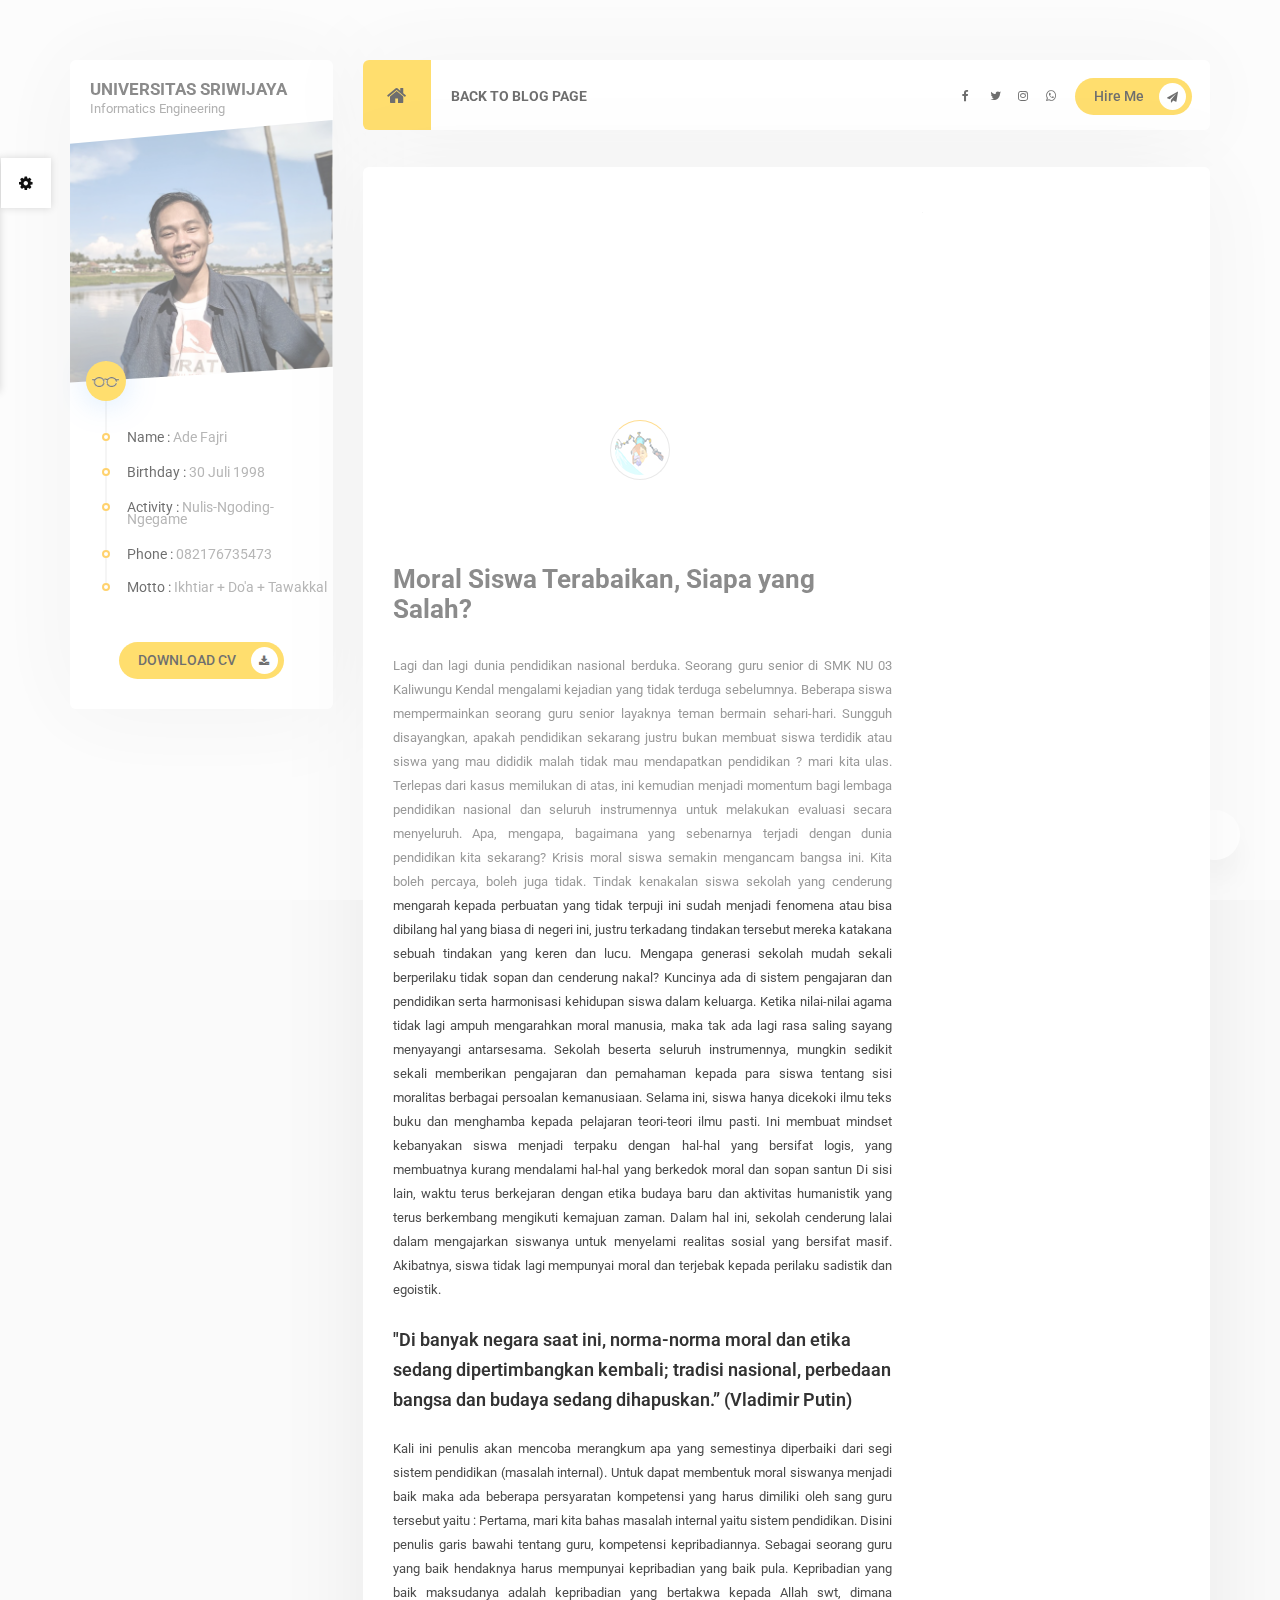
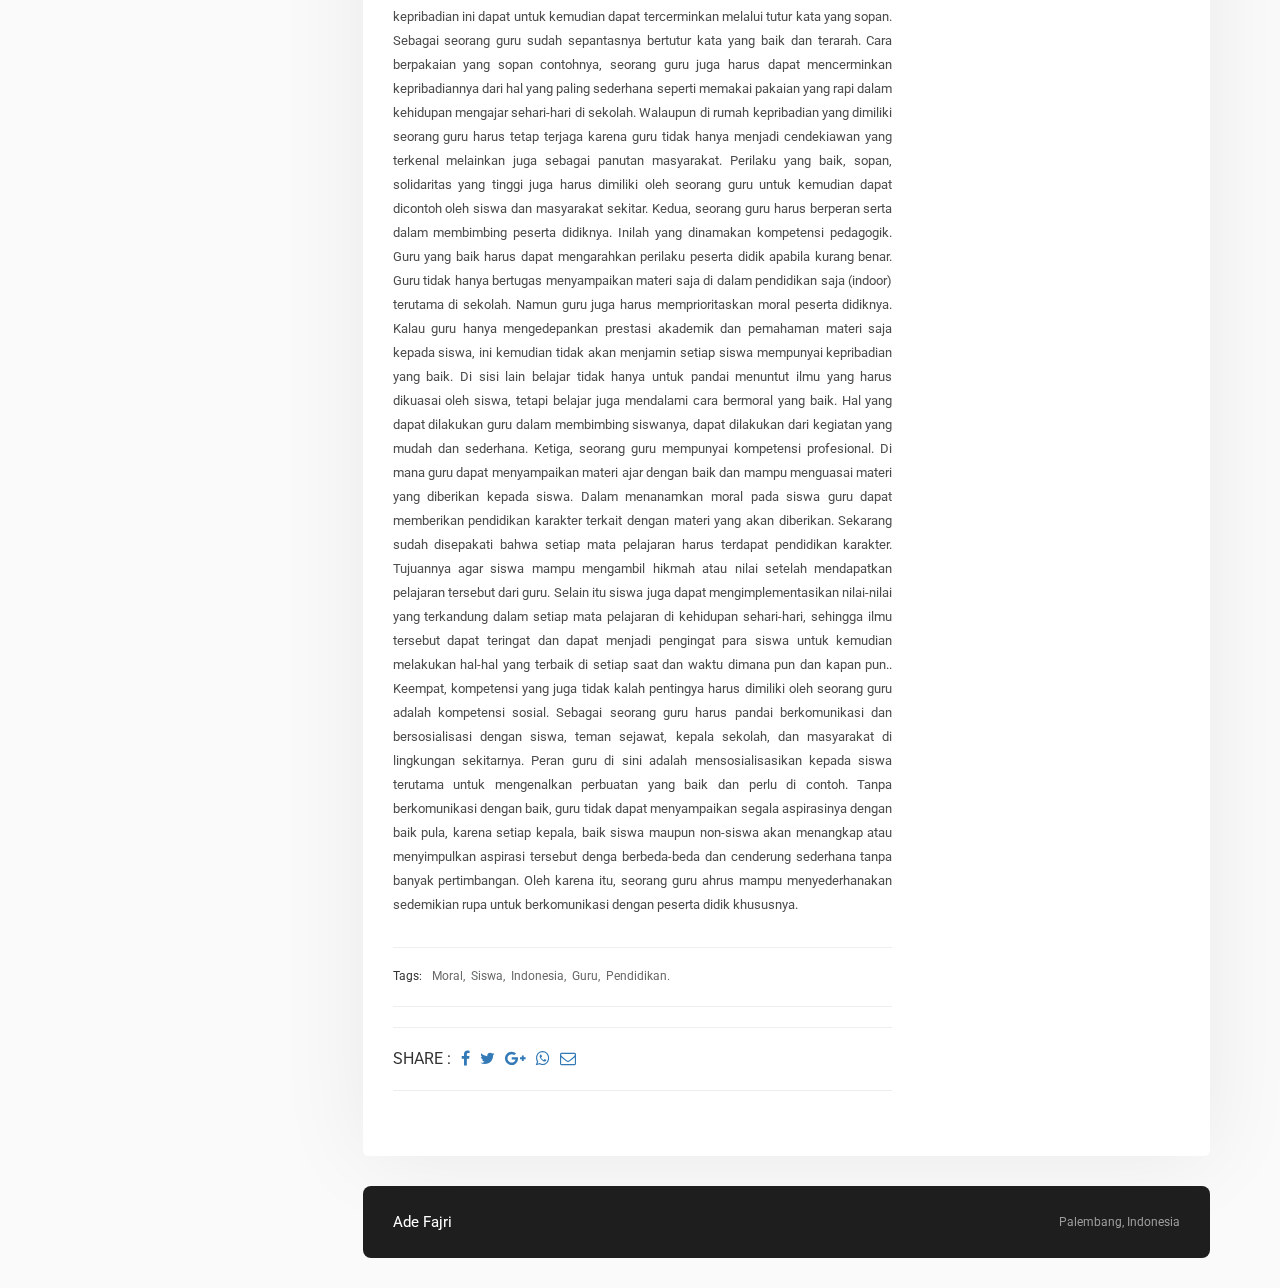
<file: blog-posts/blog-video-version.html>
<!doctype html>
<html lang="en">


<!-- Mirrored from tavonline.net/html/mat/default/blog-posts/blog-1.html by HTTrack Website Copier/3.x [XR&CO'2014], Thu, 27 Dec 2018 04:50:21 GMT -->
<head>

<!-- Simple Page Needs
================================================== -->
<title>Ade's Blog</title>
<meta charset="UTF-8">
<meta name="description" content="Moral Siswa Terabaikan, Siapa yang Salah?">
<meta name="keywords" content="personal, vcard, portfolio">
<meta name="viewport" content="width=device-width, initial-scale=1.0">
    
<!-- Favicon
================================================== -->  
<link href="../favicon.ico" rel="shortcut icon" type="image/x-icon" />

<!-- CSS
================================================== -->
<link rel="stylesheet" href="../css/formwa.css"/>
<link rel="stylesheet" href="../css/bootstrap.css"/>
<link rel="stylesheet" href="../css/reset.css"/>
<link rel="stylesheet" href="../cubeportfolio/css/cubeportfolio.min.css"/>
<link rel="stylesheet" href="../css/owl.theme.css"/> 
<link rel="stylesheet" href="../css/owl.carousel.css"/>
<link rel="stylesheet" href="../css/style.css"/>
<link rel="stylesheet" href="../css/colors/yellow.css" id="color"/>    
<!-- Google Web fonts
================================================== --> 
<link href="https://fonts.googleapis.com/css?family=Roboto:400,500,700,900" rel="stylesheet">

<!-- Font Icons
================================================== --> 
<link rel="stylesheet" href="../icon-fonts/font-awesome-4.7.0/css/font-awesome.min.css"/>
<link rel="stylesheet" href="../icon-fonts/web-design/flaticon.css" />

<!--[if lt IE 9]>
    <script src="http://html5shim.googlecode.com/svn/trunk/html5.js"></script>
<![endif]-->

</head>
<body>
    <i class="whatsapp-btn">WhatsApp</i>
<div id="whatsapp">
    <input class="tujuan" type="hidden" value="082176735473"> <!-- No. WhatsApp -->
    <label>
        <input class="nama" type="text" placeholder="Nama Lengkap..">
    </label>
    <label>
        <input class="email" type="email" placeholder="Alamat E-mail..">
    </label>
    <label>
        <textarea class="pesan" placeholder="Pesan.."></textarea>
    </label>
    <a class="submit">Kirim</a>
</div>
 <!-- Preloading -->
<div id="preloader">
    <div class="spinner">
    </div>
</div>  
    
<!-- Wrapper --> 
<div class="wrapper top_60 container">
<div class="row">
        
<!-- Profile Section
================================================== --> 
<div class="col-lg-3 col-md-4">
    <div class="profile">
        <div class="profile-name">
            <span class="name">Universitas Sriwijaya</span><br>
            <span class="job">Informatics Engineering</span>
        </div>
        <figure class="profile-image">
            <img src="../images/profile.jpg" alt="">
        </figure> 
        <ul class="profile-information">
            <li></li>
            <li><p><span>Name       :</span> Ade Fajri</p></li>
            <li><p><span>Birthday   :</span> 30 Juli 1998</p></li>
            <li><p><span>Activity   :</span> Nulis-Ngoding-Ngegame</p></li>
            <li><p><span>Phone      :</span> 082176735473</p></li>
            <li><p><span>Motto      :</span> Ikhtiar + Do'a + Tawakkal</p></li>
        </ul>
        <div class="col-md-12"> <a href="https://drive.google.com/open?id=18hWuTZdxBJs451wMPKSe4uSAwmE4ESCY"">
            <button class="site-btn icon" >DOWNLOAD CV <i class="fa fa-download" aria-hidden="true"></i></button> </a>
        </div>
    </div>
</div>

<!-- Page Tab Container Div -->   
<div id="ajax-tab-container" class="col-lg-9 col-md-8 tab-container">
    
<!-- Header
================================================== --> 
<div class="row">
    <header class="col-md-12">
        <nav>
            <div class="row">
                <!-- navigation bar -->
                <div class="col-md-8 col-sm-8 col-xs-4">
                    <ul class="tabs">
                        <li class="tab">
                            <a class="home-btn" href="../index.html"><i class="fa fa-home" aria-hidden="true"></i></a>
                        </li>
                        <li class="tab"><a href="../index.html#blog">BACK TO BLOG PAGE</a></li>
                    </ul>
                </div>
                <div class="col-md-4 col-sm-4 col-xs-8 dynamic">
                    <button class="pull-right site-btn icon hidden-xs">Hire Me <i class="fa fa-paper-plane" aria-hidden="true"></i></button>
                    <div class="hamburger pull-right hidden-lg hidden-md"><i class="fa fa-bars" aria-hidden="true"></i></div>
                     <div class="hidden-md social-icons pull-right"> 
                        <a class="fb" href="https://web.facebook.com/ade.fajrichaniagoii"><i class="fa fa-facebook" aria-hidden="true"></i></a> 
                        <a class="tw" href="https://twitter.com/adefc_"><i class="fa fa-twitter" aria-hidden="true"></i></a> 
                        <a class="ins" href="https://www.instagram.com/adefc_"><i class="fa fa-instagram" aria-hidden="true"></i></a> 
                        <a class="dr" href="https://api.whatsapp.com/send?phone=6281237538786&text=Halo%20Ade%20saya%20sudah%20melihat%20blog mu""><i class="fa fa-whatsapp" aria-hidden="true"></i></a> 
                    </div>

                </div>
            </div>
        </nav>
    </header>
</div>   
<!-- Page Content
================================================== --> 
<div id="content" class="panel-container col-md-12">
  
    <!-- Blog Page
    ================================================== --> 
    <div id="blog-post">
        <div class="row">
            <!--Blog Post-->
            <div class="col-md-8 post">
                <div class="blog-iframe">
                    <iframe height="315" src="https://www.youtube.com/embed/7ocVCmCE_-E?rel=0&amp;controls=0&amp;showinfo=0" frameborder="0" gesture="media" allow="encrypted-media" allowfullscreen></iframe>
                </div>
                <div class="post-content">
                    <h1 class="blog-title bottom_30 top_30">Moral Siswa Terabaikan, Siapa yang Salah?</h1>
                    <p align="justify">Lagi dan lagi dunia pendidikan nasional berduka. Seorang guru senior di SMK NU 03 Kaliwungu Kendal mengalami kejadian yang tidak terduga sebelumnya. Beberapa siswa mempermainkan seorang guru senior layaknya teman bermain sehari-hari. Sungguh disayangkan, apakah pendidikan sekarang justru bukan membuat siswa terdidik atau siswa yang mau dididik malah tidak mau mendapatkan pendidikan ? mari kita ulas.
Terlepas dari kasus memilukan di atas, ini kemudian menjadi momentum bagi lembaga pendidikan nasional dan seluruh instrumennya untuk melakukan evaluasi secara menyeluruh. Apa, mengapa, bagaimana yang sebenarnya terjadi dengan dunia pendidikan kita sekarang?  
Krisis moral siswa semakin mengancam bangsa ini. Kita boleh percaya, boleh juga tidak. Tindak kenakalan siswa sekolah yang cenderung mengarah kepada perbuatan yang tidak terpuji ini sudah menjadi fenomena atau bisa dibilang hal yang biasa di negeri ini, justru terkadang tindakan tersebut mereka katakana sebuah tindakan yang keren dan lucu.
Mengapa generasi sekolah mudah sekali berperilaku tidak sopan dan cenderung nakal? Kuncinya ada di sistem pengajaran dan pendidikan serta harmonisasi kehidupan siswa dalam keluarga. Ketika nilai-nilai agama tidak lagi ampuh mengarahkan moral manusia, maka tak ada lagi rasa saling sayang menyayangi antarsesama.
Sekolah beserta seluruh instrumennya, mungkin sedikit sekali memberikan pengajaran dan pemahaman kepada para siswa tentang sisi moralitas berbagai persoalan kemanusiaan. Selama ini, siswa hanya dicekoki ilmu teks buku dan menghamba kepada pelajaran teori-teori ilmu pasti. Ini membuat mindset kebanyakan siswa menjadi terpaku dengan hal-hal yang bersifat logis, yang membuatnya kurang mendalami hal-hal yang berkedok moral dan sopan santun
Di sisi lain, waktu terus berkejaran dengan etika budaya baru dan aktivitas humanistik yang terus berkembang mengikuti kemajuan zaman. Dalam hal ini, sekolah cenderung lalai dalam mengajarkan siswanya untuk menyelami realitas sosial yang bersifat masif. Akibatnya, siswa tidak lagi mempunyai moral dan terjebak kepada perilaku sadistik dan egoistik.
</p>
                    <br>
                    <blockquote>"Di banyak negara saat ini, norma-norma moral dan etika sedang dipertimbangkan kembali; tradisi nasional, perbedaan bangsa dan budaya sedang dihapuskan.” (Vladimir Putin) </blockquote>
                    <br>
                    <p align="justify">Kali ini penulis akan mencoba merangkum apa yang semestinya diperbaiki dari segi sistem pendidikan (masalah internal). Untuk dapat membentuk moral siswanya menjadi baik maka ada beberapa persyaratan kompetensi yang harus dimiliki oleh sang guru tersebut yaitu :
Pertama, mari kita bahas masalah internal yaitu sistem pendidikan. Disini penulis garis bawahi tentang guru, kompetensi kepribadiannya. Sebagai seorang guru yang baik hendaknya harus mempunyai kepribadian yang baik pula. Kepribadian yang baik maksudanya adalah kepribadian yang bertakwa kepada Allah swt, dimana kepribadian ini dapat untuk kemudian dapat tercerminkan melalui tutur kata yang sopan. Sebagai seorang guru sudah sepantasnya bertutur kata yang baik dan terarah. Cara berpakaian yang sopan contohnya, seorang guru juga harus dapat mencerminkan kepribadiannya dari hal yang paling sederhana seperti memakai pakaian yang rapi dalam kehidupan mengajar sehari-hari di sekolah. Walaupun di rumah kepribadian yang dimiliki seorang guru harus tetap terjaga karena guru tidak hanya menjadi cendekiawan yang terkenal melainkan juga sebagai panutan masyarakat. Perilaku yang baik, sopan, solidaritas yang tinggi juga harus dimiliki oleh seorang guru untuk kemudian dapat dicontoh oleh siswa dan masyarakat sekitar.
Kedua, seorang guru harus berperan serta dalam membimbing peserta didiknya. Inilah yang dinamakan kompetensi pedagogik. Guru yang baik harus dapat mengarahkan perilaku peserta didik apabila kurang benar. Guru tidak hanya bertugas menyampaikan materi saja di dalam pendidikan saja (indoor) terutama di sekolah. Namun guru juga harus memprioritaskan moral peserta didiknya. Kalau guru hanya mengedepankan prestasi akademik dan pemahaman materi saja kepada siswa, ini kemudian tidak akan menjamin setiap siswa mempunyai kepribadian yang baik. Di sisi lain belajar tidak hanya untuk pandai menuntut ilmu yang harus dikuasai oleh siswa, tetapi belajar juga mendalami cara bermoral yang baik. Hal yang dapat dilakukan guru dalam membimbing siswanya, dapat dilakukan dari kegiatan yang mudah dan sederhana. 
Ketiga, seorang guru mempunyai kompetensi profesional. Di mana guru dapat menyampaikan materi ajar dengan baik dan mampu menguasai materi yang diberikan kepada siswa. Dalam menanamkan moral pada siswa guru dapat memberikan pendidikan karakter terkait dengan materi yang akan diberikan. Sekarang sudah disepakati bahwa setiap mata pelajaran harus terdapat pendidikan karakter. Tujuannya agar siswa mampu mengambil hikmah atau nilai setelah mendapatkan pelajaran tersebut dari guru. Selain itu siswa juga dapat mengimplementasikan nilai-nilai yang terkandung dalam setiap mata pelajaran di kehidupan sehari-hari, sehingga ilmu tersebut dapat teringat dan dapat menjadi pengingat para siswa untuk kemudian melakukan hal-hal yang terbaik di setiap saat dan waktu dimana pun dan kapan pun..
Keempat, kompetensi yang juga tidak kalah pentingya harus dimiliki oleh seorang guru adalah kompetensi sosial. Sebagai seorang guru harus pandai berkomunikasi dan bersosialisasi dengan siswa, teman sejawat, kepala sekolah, dan masyarakat di lingkungan sekitarnya. Peran guru di sini adalah mensosialisasikan kepada siswa terutama untuk mengenalkan perbuatan yang baik dan perlu di contoh. Tanpa berkomunikasi dengan baik, guru tidak dapat menyampaikan segala aspirasinya dengan baik pula, karena setiap kepala, baik siswa maupun non-siswa akan menangkap atau menyimpulkan aspirasi tersebut denga berbeda-beda dan cenderung sederhana tanpa banyak pertimbangan. Oleh karena itu, seorang guru ahrus mampu menyederhanakan sedemikian rupa untuk berkomunikasi dengan peserta didik khususnya.
</p>
                </div>
                <div class="tags top_30">
                    <span>Tags:</span>
                    <a>Moral,</a>
                    <a>Siswa,</a>
                    <a>Indonesia,</a>
                    <a>Guru,</a>
                    <a>Pendidikan.</a>
                </div>
                <!-- Related Post -->
                
                <!-- Post Comments -->
                 <hr class="my-5">
                                            
                                            <ul class="share-entry list-inline justify-content-center align-items-center"><li class="share-title list-inline-item">SHARE : </li><li class="list-inline-item"><a target="_blank" class="share-facebook" title="Share on Facebook" rel="external" href="https://www.facebook.com/share.php?u=http://adefajri.ml/blog-posts/blog-video-version.html"><i class="fa fa-facebook"></i></a></li><li class="list-inline-item"><a target="_blank" class="share-twitter" title="Share on Twitter" rel="external" href="https://twitter.com/share?text=Moral%20Siswa%20Terabaikan,%20Siapa%20yang%20Salah? : &amp;url=http://adefajri.ml/blog-posts/blog-video-version.html"><i class="fa fa-twitter"></i></a></li><li class="list-inline-item"><a target="_blank" class="share-googleplus" title="Share on Google+" rel="external" href="https://plusone.google.com/_/+1/confirm?url=http://adefajri.ml/blog-posts/blog-video-version.html"><i class="fa fa-google-plus"></i></a></li><li class="list-inline-item"><a target="_blank" class="share-whatsapp" title="Share on Whatsapp" rel="external" href="https://api.whatsapp.com/send?text=Moral%20Siswa%20Terabaikan,%20Siapa%20yang%20Salah? : http://adefajri.ml/blog-posts/blog-video-version.html"><i class="fa fa-whatsapp"></i></a></li><li class="list-inline-item"><a target="_blank" class="share-email" title="Share on Email" rel="external" href="mailto:?subject=Sebuah Diskrepansi Antara Kemajemukan dan Multikulturalisme Dalam Keintegrasian Negeri body : http://adefajri.ml/blog-posts/blog-video-version.html"><i class="fa fa-envelope-o"></i></a></li></ul>
                                            <hr class="my-5">
             
            </div> <!-- post end -->
            <!--Sidebar-->
            <div class="col-md-4 blog-sidebar">
                <!-- Category List -->
               
                <!-- Popular Post -->
               
                <!-- Advertisement -->
                
            </div> 
        </div>
    </div>
    
</div><!-- Content - End -->
 
<!-- Footer
================================================== --> 
<footer>
    <div class="footer col-md-12 top_30 bottom_30">
        <div class="name col-md-4 hidden-md hidden-sm hidden-xs">Ade Fajri</div>
        <div class="copyright col-lg-8 col-md-12">Palembang, Indonesia </div>  
    </div>
</footer>
    
</div> <!-- Tab Container - End -->
</div> <!-- Row - End --> 
</div> <!-- Wrapper - End -->   

<!-- Javascripts
================================================== -->  
<script src="../js/jquery-2.1.4.min.js"></script> 
<script src="../cubeportfolio/js/jquery.cubeportfolio.min.js"></script>
<script src="../js/bootstrap.min.js"></script> 
<script src="../js/jquery.easytabs.min.js"></script>
<script src="../js/main.js"></script>
<!-- for color alternatives -->
<script src="../js/jquery.cookie-1.4.1.min.js"></script>
<script src="../js/subpage-demo.js"></script>
<link rel="stylesheet" href="../css/Demo.min.css" />

</body>

<!-- Mirrored from tavonline.net/html/mat/default/blog-posts/blog-1.html by HTTrack Website Copier/3.x [XR&CO'2014], Thu, 27 Dec 2018 04:50:23 GMT -->
</html>
</file>
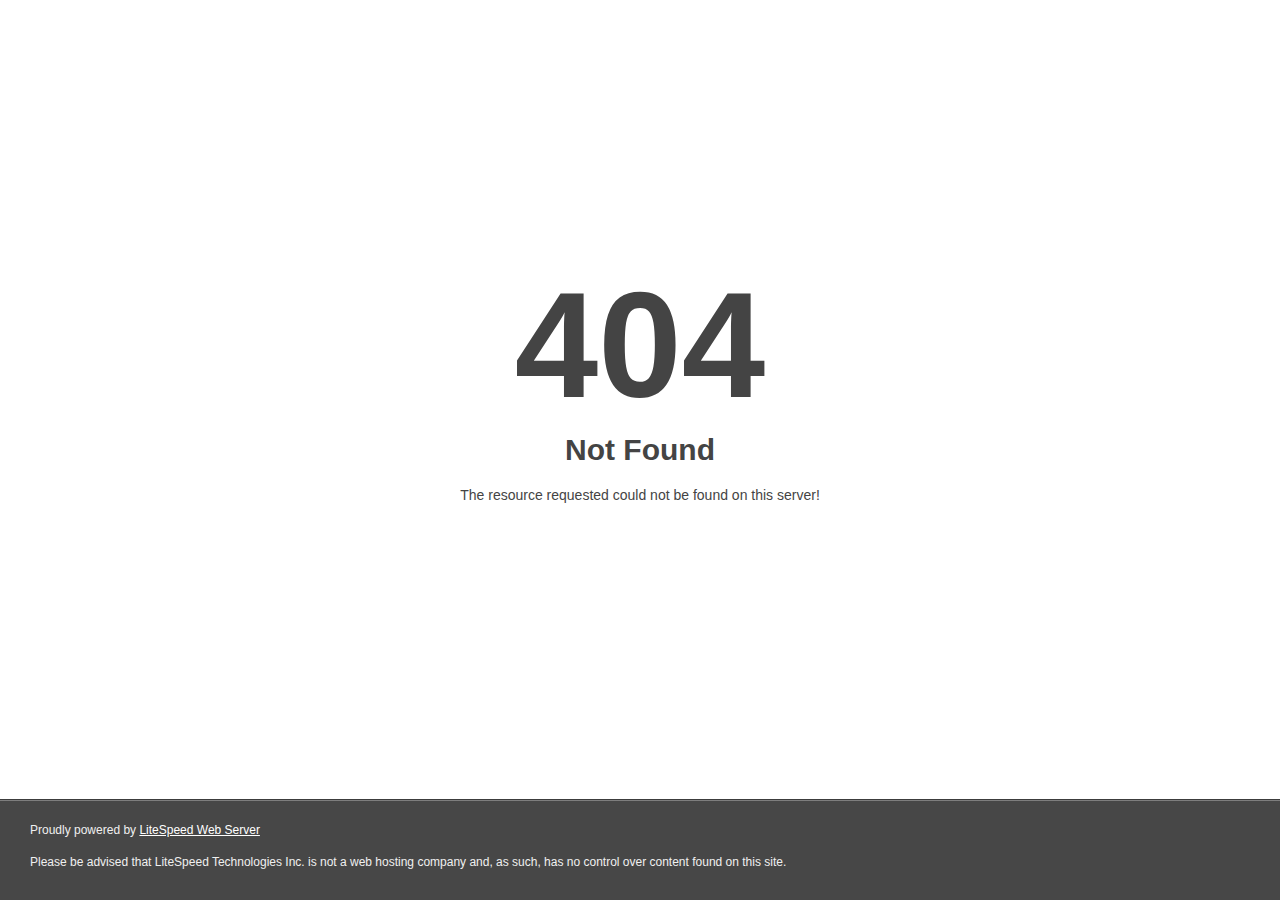
<file: blog-posts/favicon.html>
<!DOCTYPE html>
<html style="height:100%">
<head><title> 404 Not Found
</title></head>
<body style="color: #444; margin:0;font: normal 14px/20px Arial, Helvetica, sans-serif; height:100%; background-color: #fff;">
<div style="height:auto; min-height:100%; ">     <div style="text-align: center; width:800px; margin-left: -400px; position:absolute; top: 30%; left:50%;">
        <h1 style="margin:0; font-size:150px; line-height:150px; font-weight:bold;">404</h1>
<h2 style="margin-top:20px;font-size: 30px;">Not Found
</h2>
<p>The resource requested could not be found on this server!</p>
</div></div><div style="color:#f0f0f0; font-size:12px;margin:auto;padding:0px 30px 0px 30px;position:relative;clear:both;height:100px;margin-top:-101px;background-color:#474747;border-top: 1px solid rgba(0,0,0,0.15);box-shadow: 0 1px 0 rgba(255, 255, 255, 0.3) inset;">
<br>Proudly powered by  <a style="color:#fff;" href="http://www.litespeedtech.com/error-page">LiteSpeed Web Server</a><p>Please be advised that LiteSpeed Technologies Inc. is not a web hosting company and, as such, has no control over content found on this site.</p></div></body></html>
</file>
<file: css/formwa.css>
<style type="text/css">
* {
	-webkit-box-sizing:border-box;
	-moz-box-sizing:border-box;
	-ms-box-sizing:border-box;
	-o-box-sizing:border-box;
	box-sizing:border-box;
	outline:none;
	margin:0;
	padding:0;
}
.whatsapp-btn {
	cursor:pointer;
	position:fixed;
	bottom:40px;
	right:40px;
	display:block;
	width:50px;
	height:50px;
	border-radius:50px;
	text-indent:-9999px;
	background:#fff url(https://lh3.googleusercontent.com/-evFtor-f_w8/W4pfajfP17I/AAAAAAAAE9E/f7H52hrT5UoY4ZqdkxSGh2ZftYrH8fiDwCLcBGAs/s300/Whatsapp.png) no-repeat center center;
	background-size:50% auto;
	box-shadow:0 20px 25px rgba(0,0,0,.05);
	transition:.2s;
}
.whatsapp-btn:active {
	bottom:35px;
}
#whatsapp {
	position:fixed;
	z-index:+100;
	bottom:0px;
	right:0px;
	display:block;
	background:#fff;
	box-shadow:0 20px 25px rgba(0,0,0,.05);
	max-width:300px;
	font-family:Helvetica, sans-serif;
	font-size:90%;
	border-radius:4px;
	visibility:hidden;
	opacity:0;
	transition:.3s;
}
#whatsapp.toggle {
	bottom:110px;
	right:40px;
	visibility:visible;
	opacity:1;
}
@media(max-width:320px) {
	.whatsapp-btn {
		bottom:10px;
		right:10px;
	}
	#whatsapp.toggle {
		bottom:80px;
		right:10px;
		visibility:visible;
		opacity:1;
	}
}
#whatsapp label,
#whatsapp a {
	display:block;
	margin:15px;
	text-decoration:none;
}
#whatsapp input,
#whatsapp textarea {
	display:block;
	border:1px solid #eee;
	box-shadow:inset 0 2px 5px #eee;
	width:100%;
	padding:15px;
	border-radius:2px;
}
#whatsapp input.nama {
	text-transform:capitalize;
}
#whatsapp input:focus,
#whatsapp textarea:focus {
	border:1px solid #ddd;
}
#whatsapp textarea {
	min-height:80px;
	resize: none;
}
#whatsapp a {
	cursor:pointer;
	display:block;
	padding:10px;
	font-weight:bold;
	text-align:center;
	background:#25D366;
	color:white;
	border-radius:2px;
}
#whatsapp a:hover {
	background:#20b558;
}
</style>
</file>
<file: css/style.css>
/* --------------------------------- */
/* Css Styles                        */
/*---------------------------------- */

/**
	Mat - vCard Template
	Author : Tavonline
	Copyright 2017

/* Table of Content
==================================================

	1. Body and Core Css
	2. Profile Section
	3. Navigation
	4. Home Section
	5. Resume Section
    6. Portfolio Section
    7. Blog Section
    8. Testimonial Section
    9. Contact Section
    10. Footer Section
    11. Realtor Portfolio
    12. Photo Gallery Widgets
    13. Table Widget
    14. Pricing Widget
    15. Events Widget
    16. Discography Widget
    17. Responsive

/*------------------------ 1 Body and Core Css ------------------------*/


.portfolio img.item{
    width: 100%;
}

body{
    font-family: 'Roboto', sans-serif;
    background:#fafafa;
    overflow-x: hidden;
    position: relative;
}

.geometric-shapes{
    position: absolute;
    width: 100%;
}

html{
	height: 100%;
}

/* Typography */

hr{
    width: 100%;
    background: #efefef;
}

.blog-title{
    font-size: 26px;
    font-weight: bold;
    line-height: 30px;
}

.page-title i{
    font-size: 18px;
    color: #d2d2d2;
}

.timeline-title{
    font-size: 18px;
    font-weight: 500;
    margin-left: 25px;
    line-height: 30px;
}

.section-title{
    position: relative;
    display: inline-block;
    padding: 0 3px;
}

.section-title h1, .section-title h2, .section-title h3, .section-title h4 ,.section-title h5{
    font-size: 18px;
    font-weight: 600;
    position: relative;
}

.section-title span{
    position: absolute;
    height: 7px;
    width: 100%;
    bottom: 0;
    opacity: 0.4;
    left:0;
}

.site-btn{
    font-size: 14px;
    font-weight: 500;
    border: 0;
    border-radius: 50px;
    -webkit-border-radius: 50px;
    -moz-border-radius: 50px;
    padding: 1px 29px;
    line-height: 35px;
}

.site-btn.black{
    background: #000 !important;
}

.cbp-l-loadMore-link.site-btn{
    font-family: 'Roboto', sans-serif !important;
    font-size: 14px !important;
    font-weight: 500 !important;
    border: 0 !important;
    border-radius: 50px;
    -webkit-border-radius: 50px;
    -moz-border-radius: 50px;
    padding: 1px 29px !important;
    line-height: 35px !important;
}

.site-btn:hover{
   transition: all ease 0.3s;
}

.site-btn.icon{
    text-align: left;
    padding: 1px 6px 1px 19px;
}

.site-btn.icon i{
    color: #000;
    background: #fff;
    margin-left: 15px;
    border-radius: 50px;
    font-size: 11px;
    height: 27px;
    width: 27px;
    float: right;
    text-align: center;
    line-height: 29px;
    margin-top: 4px;
}

#content{
    background: #fff;
    box-shadow: 0px 2px 92px 0px rgba(0, 0, 0, 0.07);
    -webkit-box-shadow: 0px 2px 92px 0px rgba(0, 0, 0, 0.07);
    -moz-box-shadow: 0px 2px 92px 0px rgba(0, 0, 0, 0.07);
}


p{
    font-size: 13px;
    color: #4c4c4c;
    line-height: 24px;
 }

.little-text{
    color: #989898;
    font-weight: 400;
    line-height: 18px;
}

blockquote {
    font-weight: 600;
    font-size: 18px;
    line-height: 30px;
}

h1{
    font-size: 50px;
    font-weight: 500;
}

h2{
    font-size: 43px;
    font-weight: 500;
}

h3{
    font-size: 37px;
    font-weight: 500;
}

h4{
    font-size: 32px;
    font-weight: 500;
}

h5{
    font-size: 26px;
    font-weight: 500;
}

h6{
    font-size: 20px;
    font-weight: 500;
}


/* Margins & Paddings */

.top_15{
    margin-top: 15px;
}

.top_30{
    margin-top: 30px;
}

.top_45{
    margin-top: 45px;
}

.top_60{
    margin-top: 60px;
}

.top_90{
    margin-top: 90px;
}

.top_120{
    margin-top: 120px;
}

.padding_30{
   padding-top: 30px;
}

.padding_45{
   padding-top: 45px;
}

.padding_50{
   padding-top: 50px;
}

.padding_60{
   padding-top: 60px;
}

.padding_90{
   padding-top: 90px;
}

.bottom_15{
    margin-bottom: 15px;
}

.bottom_30{
    margin-bottom: 30px;
}

.bottom_45{
    margin-bottom: 45px;
}

.bottom_60{
    margin-bottom: 60px;
}

.bottom_90{
    margin-bottom: 90px;
}

.bottom_120{
    margin-bottom: 120px;
}

.padbot_15{
    padding-bottom: 15px;
}

.padbot_30{
    padding-bottom: 30px;
}

.padbot_45{
    padding-bottom: 45px;
}

.padbot_50{
    padding-bottom: 50px;
}

.padbot_60{
    padding-bottom: 60px;
}


/*Spinner*/

#preloader {
    background-color:#fff;
    position: fixed;
    top:0;
    left:0;
    width: 100%;
    height: 100%;
    z-index: 1000;
    display:table;
    text-align: center;
}

@keyframes spinner {
  to {transform: rotate(360deg);}
}

.spinner:before {
    content: '';
    box-sizing: border-box;
    position: absolute;
    top: 50%;
    left: 50%;
    width: 60px;
    height: 60px;
    margin-top: -30px;
    margin-left: -30px;
    border-radius: 50%;
    border: 1px solid #ccc;
    animation: spinner .6s linear infinite;
}

.spinner:after{
    content: '';
    position: absolute;
    top: 50%;
    left: 50%;
    width: 50px;
    height: 50px;
    margin-top: -25px;
    margin-left: -25px;
    border-radius: 50px;
    background: url(../images/spinner.jpg) center center;
}

/*------------------------ 2 Profile Section ------------------------*/

.profile{
    background: #fff;
    border-radius: 6px;
    -moz-border-radius: 6px;
    -webkit-border-radius: 6px;
    -o-border-radius: 6px;
    width: 100%;
    display: inline-block;
    box-shadow: 0px 2px 92px 0px rgba(0, 0, 0, 0.07);
    -webkit-box-shadow: 0px 2px 92px 0px rgba(0, 0, 0, 0.07);
    -moz-box-shadow: 0px 2px 92px 0px rgba(0, 0, 0, 0.07);
}

.profile-name{
    line-height: 18px;
    padding: 20px;
}

.profile .name{
    text-transform: uppercase;
    font-size: 17px;
    font-weight: bold;
}

.profile .job{
    font-size: 13px;
    color: #777777;
}

.profile-image {
    margin-top: -18px;
    -webkit-clip-path: polygon(0 9%, 100% 0, 100% 94%, 0% 100%);
    clip-path: polygon(0 9%, 100% 0, 100% 94%, 0% 100%);
}

.profile-image img{
    width: 100%;
}

ul.profile-information{
    list-style: none;
    margin: 8px 0px 8px 35px;
}

ul.profile-information li{
    border-left: solid 2px #eee;
    padding: 0 0 23px 20px;
    font-size: 14px;
    color: #787878;
}

ul.profile-information li p{
    font-size: 13.5px;
    color: #7F7F7F;
    line-height: 12px;
}

ul.profile-information li:last-child{
    border: 0;
    margin-left: 2px;
    margin-top: -2px;
}

ul.profile-information li:before{
    content: "";
    border: solid 2px;
    width: 8px;
    height: 8px;
    border-radius: 50px;
    -moz-border-radius: 50px;
    -webkit-border-radius: 50px;
    font-size: 8px;
    margin-left: -25px;
    margin-top: 2px;
    font-weight: 400;
    background: #fff;
    display: block;
    position: absolute;
}

ul.profile-information li span{
    color: #000;
}


ul.profile-information li:first-child{
    padding-bottom: 10px;
    padding-left: 30px;
    position: relative;
}

ul.profile-information li:first-child img {
    margin: -44px -44px;
    display: inline-block;
    position: absolute;
    width: 25px;
}

ul.profile-information li:first-child:before{
    /*content: '\f2c0';
    font-family: FontAwesome;
    font-size: 13.5px;*/
    margin-left: -51px;
    margin-top: -30px;
    margin-bottom: 20px;
    position: relative;
    border: 0;
    width: 40px;
    height: 40px;
    padding: 11px 14px;
  box-shadow: 0px 2px 32px 0px rgba(4, 123, 248, 0.3);
}

ul.profile-information li:first-child:after{
    background: url(../images/glasses-w.png) no-repeat;
    content: '';
    width: 30px;
    height: 10px;
    position: absolute;
    top: 0;
    left: 0;
    margin: 16px -15px;
    background-size: 27px 10px;
}

.profile .site-btn{
    margin: 18px auto 30px;
    display: block;
}


/*------------------------ 3 Navigation ------------------------*/

header nav{
    background: #fff;
    display: inline-block;
    border-radius: 6px;
    -moz-border-radius: 6px;
    -webkit-border-radius: 6px;
    height: 70px;
    width: 100%;
    margin-bottom: 30px;
    line-height: 70px;
    box-shadow: 0px 2px 92px 0px rgba(0, 0, 0, 0.07);
    -webkit-box-shadow: 0px 2px 92px 0px rgba(0, 0, 0, 0.07);
    -moz-box-shadow: 0px 2px 92px 0px rgba(0, 0, 0, 0.07);
}

header nav ul li{
    float: left;
}

header nav ul li a{
    font-size: 14px;
    font-weight: bold;
    color: #000;
    padding: 0 10px;
    line-height: 73px;
    display: block;
}

header nav ul li a:hover{
    transition: all ease 0.3s;
    -webkit-transition: all ease 0.3s;
    -moz-transition: all ease 0.3s;
}

header nav ul li a:after{
    border-right: 1px solid #dfdfdf;
}

header nav a.home-btn{
    color: #fff;
    border-radius: 6px 0 0 6px;
    -webkit-border-radius: 6px 0 0 6px;
    -moz-border-radius: 6px 0 0 6px;
    padding: 0px 24px;
    float: left;
    height: 70px;
    line-height: 70px;
    margin-right: 10px;
    transition: all ease 0.4s;
    line-height: 77px;
}

header nav a.home-btn:hover{
    transition: all ease 0.3s;
    -webkit-transition: all ease 0.3s;
    -moz-transition: all ease 0.3s;
}

header nav a.home-btn i{
    font-size: 21px;
}

header nav .site-btn{
    margin: 18px 18px 0 5px;
}

.social-icons a {
    color: #000;
    font-size: 12px;
    transition: all ease 0.2s;
    width: 24px;
    height: 18px;
    display: inline-block;
}


.social-icons a:hover {
    font-size: 14px;
}

.fb:hover{
    color: #3b5998!important;
    transition: all ease 0.2s;
}

.tw:hover{
    color: #55acee!important;
    transition: all ease 0.2s;
}

.ins:hover{
    color: #cd486b!important;
    transition: all ease 0.2s;
}

.bh:hover{
    color: #1769ff!important;
    transition: all ease 0.2s;
}

.dr:hover{
    color: #ea4c89!important;
    transition: all ease 0.2s;
}

header nav .menuout{
    z-index: 10
}

header nav .menuout{
    display: none;
}

/*------------------------ 4 Home Section ------------------------*/

#content{
    min-height: 500px;
    border-radius: 6px;
    -moz-border-radius: 6px;
    -webkit-border-radius: 6px;
    padding: 15px;
}

section{
    padding-left: 30px !important;
    padding-right: 30px !important;
}

section.line{
    border-bottom: solid 1px #efefef;
}

section:last-child{
    border:0;
}

section.graybg{
    background: #fafafa;
}

.services .service span.title{
    font-size: 14px;
    font-weight: 500;
    line-height: 30px;
}

.clients .client{
    background: #fff;
    padding: 18px;
    border-radius: 8px;
    box-shadow: 0px 0px 48px 0px rgba(4, 6, 4, 0.08);
    width: 100%;
    padding: 26px 16px;
}
/*
.clients .col-md-3:nth-child(2) .client {
    padding: 23px 18px;
}*/


.clients .client img {
    width: 100%;
}

.service .icon i:before {
    font-size: 44px;
    margin-left: 0;
}

.service{
    background: #fff;
    border-radius: 8px;
    -webkit-border-radius: 8px;
    -moz-border-radius: 8px;
    padding: 20px;
   box-shadow: 0px 0px 48px 0px rgba(4, 6, 4, 0.08);
   min-height: 186px;
}

/*------------------------ 5 Resume Section ------------------------*/

ul.timeline{
    margin-left: 10px;
}

.timeline li{
    border-left: solid 2px #ececec;
    list-style: none;
    padding: 0 0 40px 30px;
}

.timeline li:before{
    content: "";
    border: solid 2px;
    width: 8px;
    height: 8px;
    border-radius: 50px;
    -moz-border-radius: 50px;
    -webkit-border-radius: 50px;
    font-size: 8px;
    margin-left: -35px;
    font-weight: 400;
    background: #fff;
    display: block;
    position: absolute;
    margin-top: -1px;
}

.timeline li .line-title{
    font-size: 16px;
    line-height: 6px;
}

.timeline li:first-child{
    padding: 0 0 60px 19px;
}

.timeline li:first-child:before{
    border: 0;
    background: none;
    position: relative;
}

.timeline li:first-child i{
    float: left;
    margin-left: -30px;
    padding: 18px 16px;
    border-radius: 30px;
    margin: -13px -45px;
    background: #fff;
    width: 53px;
    text-align: center;
}

.timeline li .section-title{
    padding-left: 20px;
}

.timeline li span {
    font-size: 12px;
    padding: 9px 0;
    display: block;
}

.timeline li:last-child{
    border: 0;
    margin-left: 2px;
}

/* Skills */

.skill-list li {
    list-style: none;
}

.skill-list h3 {
    font-size: 12px;
}

.skill-list .progress {
    margin: 10px 0 20px;
    display: block;
    height: 5px;
    position: relative;
    width: 100%;
    overflow: visible;
    border-radius: 50px;
    -moz-border-radius: 50px;
    -webkit-border-radius: 50px;
    -ms-border-radius: 50px;
    -o-border-radius: 50px;
    background: #dfdfdf;
    box-shadow: 0;
}

.skill-list .progress .percentage {
    border-radius: 50px 0 0 50px;
    -moz-border-radius: 50px 0 0 50px;
    -webkit-border-radius: 50px 0 0 50px;
    -ms-border-radius: 50px 0 0 50px;
    -o-border-radius: 50px 0 0 50px;
    bottom: 0;
    position: absolute;
    top: 0;
}


/*------------------------ 6 Portfolio Section ------------------------*/


#portfolio .cbp-item{
    padding: 15px !important;
}

#portfolio section {
    padding-left: 15px !important;
    padding-right: 15px !important;
}

#portfolio .cbp-item-wrapper {
    border-radius: 6px;
    -webkit-border-radius:6px;
    -moz-border-radius: 6px;
    display: inline-block;
    overflow: hidden;
    box-shadow: 0px 0px 48px 0px rgba(4, 6, 4, 0.08);
    -webkit-box-shadow: 0px 0px 48px 0px rgba(4, 6, 4, 0.08);
    -moz-box-shadow: 0px 0px 48px 0px rgba(4, 6, 4, 0.08);
/*    transition: all ease 0.3s;
    -webkit-transition: all ease 0.3s;
    -moz-transition: all ease 0.3s;*/
}

.content-header{
    z-index: 5;
}

#portfolio .cbp-item-wrapper:hover {
    transition: all ease 0.3s;
    -webkit-transition: all ease 0.3s;
    -moz-transition: all ease 0.3s;
    box-shadow: 0px 0px 20px 0px rgba(4, 6, 4, 0.08);
    -webkit-box-shadow: 0px 0px 20px 0px rgba(4, 6, 4, 0.08);
    -moz-box-shadow: 0px 0px 20px 0px rgba(4, 6, 4, 0.08);
}

#portfolio .cbp-item figure img, .work figure{
    width: 100%;
}

#portfolio .cbp-item figcaption .title{
    font-size: 14px;
    color: #000;
}

#portfolio .cbp-item figcaption{
    padding: 14px;
}

#portfolio .cbp-item figcaption .info{
    font-size: 13px;
    color: #989898;
    line-height: 18px;
    display: block;
}

#portfolio #filters-container .cbp-filter-item{
    font-size: 14px;
    color: #787878;
    cursor: pointer;
    float: left;
    margin-right: 15px;
}

#portfolio .cbp-item:hover figure .icon{
    opacity: 0.9;
    transition: all ease 0.3s;
    -webkit-transition: all ease 0.3s;
    -moz-transition: all ease 0.3s;
    transform: translate(0,-25px);
    -webkit-transform: translate(0,-25px);
    -moz-transform: translate(0,-25px);
}


#portfolio .cbp-item figure .icon {
    position: absolute;
    left: 0;
    right: 0;
    text-align: center;
    opacity: 0;
    display: table-cell;
    vertical-align: middle;
    top: 50%;
    margin-top: -20px;
    transition: all ease 0.3s;
}

#portfolio .cbp-item figure .icon i{
    color: #fff;
    padding: 17px 0 16px;
    min-width: 50px;
    border-radius: 50px;
    text-align: center;
    transition: all ease 0.3s;
    text-align: center;
    background: rgba(3, 122, 249, 0.80);
}

#portfolio .cbp-item figure .icon i:before{
    font-size: 18px;
}


/* portfolio content */

.portfolio-content figure img{
    width: 100%;
    border-radius: 5px;
}

.cbp-popup-singlePage .cbp-popup-close{
        background: url(../images/sprite.png) -74px -3px no-repeat scroll transparent !important;
}

.cbp-popup-singlePage .cbp-popup-prev {
    background: url(../images/sprite.png) -23px -3px no-repeat scroll transparent !important;
}

.cbp-popup-singlePage .cbp-popup-next {
    background: url(../images/sprite.png) -127px -3px no-repeat scroll transparent !important;
}


.cbp-popup-singlePage .cbp-popup-close:hover{
        background: url(../images/sprite.png) -74px -46px no-repeat scroll transparent !important;
}

.cbp-popup-singlePage .cbp-popup-prev:hover {
    background: url(../images/sprite.png) -23px -46px no-repeat scroll transparent !important;
}

.cbp-popup-singlePage .cbp-popup-next:hover {
    background: url(../images/sprite.png) -127px -46px no-repeat scroll transparent !important;
}

.cbp-popup-singlePage .cbp-popup-navigation-wrap {
    background-color: #fff;
    box-shadow: -5px 10px 12px -10px rgba(201,201,201,0.30);
}

.cbp-popup-singlePage-counter {
    color: #c1c1c1;
}

.social-share ul{
    list-style: none;
    display: inline-block;
}

.social-share ul li{
    list-style: none;
    float: left;
    margin-right: 10px;
}

.social-share ul li a{
    color:#b6b6b6;
}

.social-share ul li a:hover{
    color:#000;
    transition: all ease 0.3s;
    -webkit-transition: all ease 0.3s;
    -moz-transition: all ease 0.3s;
}

.cbp-slider .cbp-nav-next:after, .cbp-slider .cbp-nav-prev:after{
    width: 34px;
    height: 34px;
    background-size: 109px 140px;
    background-position: -35px -71px;
}

.cbp-slider .cbp-nav-prev:after{
    background-position: 0px -71px;
}

.cbp-slider .cbp-nav-next:after:hover, .cbp-slider .cbp-nav-prev:after:hover{
    width: 34px;
    height: 34px;
    background-size: 109px 140px;
    background-position: -35px -71px;
    opacity: 0.3;
    transition: all ease 0.3s;
}

.cbp-slider .cbp-nav-next:after{
    background-position: -35px -71px;
}

.cbp-slider .cbp-nav-prev:hover:after{
    background-position: 0px -71px;
}

.cbp-slider .cbp-nav-next:hover:after{
    background-position: -35px -71px;
}

.mat-slider{
    border-radius: 6px;
    overflow: hidden;
}

.port-item{
    margin-bottom: 30px;
    display: block;
}

/*------------------------ 7 Blog Section ------------------------*/

#blog .cbp-item{
    padding: 15px !important;
}

#blog section {
    padding-left: 15px !important;
    padding-right: 15px !important;
}

#blog a.blog-box{
    cursor: pointer;
    display: inline-block;
    border-radius: 6px;
    -webkit-border-radius:6px;
    -moz-border-radius: 6px;
    overflow: hidden;
    box-shadow: 0px 0px 48px 0px rgba(4, 6, 4, 0.08);
    -webkit-box-shadow: 0px 0px 48px 0px rgba(4, 6, 4, 0.08);
    -moz-box-shadow: 0px 0px 48px 0px rgba(4, 6, 4, 0.08);
    transition: all ease 0.3s;
    -webkit-transition: all ease 0.3s;
    -moz-transition: all ease 0.3s;
}

#blog a.blog-box:hover{
    box-shadow: 0px 0px 8px 0px rgba(4, 6, 4, 0.08);
    transition: all ease 0.3s;
    -webkit-transition: all ease 0.3s;
    -moz-transition: all ease 0.3s;
}

#blog a.blog-box .blog-img{
    position: relative;
}

#blog a.blog-box .blog-box-info{
    padding: 15px;
}
#blog a.blog-box .blog-box-info .little-text{
    padding: 5px 0;
}

#blog .blog-box .date span:last-child{
    opacity: 0.6;
}

#blog .blog-box span.category{
    font-size: 13px;
    color: #afafaf;
}

#blog .blog-box span.date{
    color: #505050 !important;
    font-size: 11px;
    font-family: arial;
}

#blog .blog-box .title{
    font-size: 15px;
    color: #000;
    line-height: 20px;
    padding: 2px 0 4px;
}

/*Blog Detail Page */

#blog-post{
    padding: 30px 15px;
}

#blog-post .post .blog-image {
    width: 100%;
    border-radius: 6px;
    -webkit-border-radius: 6px;
    -moz-border-radius: 6px;
    overflow: hidden;
}

#blog-post .post .blog-image img{
    width: 100%;
}

#blog-post .post .blog-iframe iframe{
    width: 100%;
}

#blog-post .post{
    padding-right: 30px;
}

/* Sidebar */

#blog-post .blog-sidebar{
    border-left: solid 1px #efefef;
    padding-left: 30px;
}

#blog-post .blog-sidebar .category ul{
    list-style: none;
}

#blog-post .blog-sidebar .category ul li{
    font-size: 13px;
    color: #3d3d3d;
    border-bottom: solid 1px #efefef;
    line-height: 35px;
}

#blog-post .blog-sidebar .category ul li a{
    color: #3d3d3d;
}

#blog-post .blog-sidebar .category ul li span{
    float: right;
    color: #8a8a8a;
}

#blog-post .post-list ul li{
    list-style: none;
}

#blog-post .post-list ul li a{
    border-bottom: solid 1px #efefef;
    display: block;
    padding: 16px 0;
}

#blog-post .post-list ul li:last-child a{
    border:0;
}

#blog-post .post-list ul li a .info{
    font-size: 12px;
}

#blog-post .post-list ul li a .info span{
    color: #b4b4b4;
    margin-left: 5px;
}

#blog-post .post-list ul li a p{
    font-size: 13px;
    line-height: 22px;
    color: #000;
}

#blog-post .blog-sidebar .advertisement img{
    width: 100%;
}

#blog-post .post .tags{
    font-size: 12px;
    border-bottom: solid 1px #efefef;
    border-top: solid 1px #efefef;
    padding: 20px 0;
}

#blog-post .post .tags span{
    margin-right: 7px;
}

#blog-post .post .tags a{
    color: #686969;
    margin-right: 3px;
}

#blog-post .post .post-list ul li a p{
    font-size: 14px;
    padding-top: 5px;
}

#blog-post .post .post-list ul li a{
    padding:25px 0;
}

/* Post Comments */

#blog-post .post-comment ul li{
    list-style: none;
    border-bottom: solid 1px #efefef;
    padding: 30px 0;
}

#blog-post .post-comment ul li:last-child{
    border: 0
}

#blog-post .post-comment ul li .person-img{
    padding-right: 0;
}

#blog-post .post-comment ul li .person-img img{
    width: 100%;
}

#blog-post .post-comment ul li .comment-content .name{
    font-size: 14px;
    font-weight: 500;
}

#blog-post .post-comment ul li .comment-content .date{
    font-size: 11px;
    color: #b0b0b0;
}

#blog-post .post-comment ul li .comment-content p{
    font-size: 13px;
    color: #989898;
    line-height: 20px;
    padding-top: 2px;
}

#blog-post .post-comment ul li .comment-content a{
    font-size: 12px;
    padding-top: 10px;
    display: block;
}

#blog-post .post-comment ul li .comment-content a i{
    margin-right: 5px;
}

#blog-post .post-comment .reply{
    padding-left: 30px;
}

/* Form */

.site-form .site-input{
    width: 100%;
    height: 45px;
    border: 0;
    color: #000;
    border-bottom: solid 1px #dfdfdf;
    font-size: 13px;
    padding-left: 10px;
    margin-bottom: 15px;
    outline: 0;
}

.site-form .site-area{
    width: 100%;
    border: 0;
    border-bottom: solid 1px #dfdfdf;
    font-size: 13px;
    padding: 20px 0 0 10px;
    min-height: 100px;
    margin-bottom: 15px;
}

.site-form .site-area{
    width: 100%;
    border: 0;
    border-bottom: solid 1px #dfdfdf;
    font-size: 13px;
    padding: 20px 0 0 10px;
    min-height: 100px;
    margin-bottom: 15px;
}

/*------------------------ 8 Testimonial Section ------------------------*/

.testimonials {
    overflow: hidden;
}

.testimonials .comment{
    box-shadow: 0px 0px 48px 0px rgba(4, 6, 4, 0.08);
    width: 100%;
    padding: 15px;
    border-radius: 8px;
    -webkit-border-radius: 8px;
    -moz-border-radius: 8px;
}

.testimonials .comment .top-section{
    display: inline-block;
}

.testimonials .comment .top-section figure {
    width: 23%;
    float: left;
    border-radius: 50px;
    overflow: hidden;
}

.testimonials .comment .top-section .name-info {
    width: 68%;
    padding: 8px 12px;
    float: left;
    line-height: 15px;
}

.testimonials .comment .top-section .name-info .name{
    font-size: 14px;
    font-weight: 500;
}

.testimonials .comment .top-section .name-info .job{
    font-size: 12px;
    color: #d0d0d0;
}

.testimonials .comment .top-section figure img{
    width: 100%;
}


.testimonials .comment hr{
    width: 100%;
    margin: 6px 0px 10px;
}

.testimonials p{
    color: #989898;
    font-size: 12.5px;
    line-height: 20px;
}

.owl-carousel .owl-wrapper-outer {
    overflow: inherit;
}

.owl-theme .owl-controls .owl-page span{
    width: 10px;
    height: 10px;
    margin: 5px 5px;
}

.owl-theme .owl-controls {
    margin-top: 45px;
}

/*------------------------ 9 Contact Section ------------------------*/

.contact-info ul li{
    list-style: none;
    font-size: 14px;
    color: #787878;
    line-height: 34px;
}

.contact-info ul li span{
    color: #000;
}

.contact-map iframe{
    width: 100%;
}

/*------------------------ 10 Footer ------------------------*/

footer .footer{
    background: #1e1e1e;
    min-height: 70px;
    color: #fff;
    border-radius: 8px;
    -webkit-border-radius: 8px;
    -moz-border-radius: 8px;
    line-height: 72px;
}

footer .footer .name{
    color: #fff;
    font-size: 15px;
}

footer .footer .copyright{
    color: #9c9c9c;
    font-size: 12px;
    text-align: right;
}

footer .footer .copyright a{
    color: #fff;
}

footer .footer .copyright a:hover{
    color: #dfdfdf;
    transition: all ease 0.3s;
}


/*------------------------ 11 Realtor Portfolio ------------------------*/

.featured-properties{
    overflow: hidden;
}

.featured-properties .owl-carousel .item a{
    border-radius: 6px;
    -webkit-border-radius: 6px;
    -moz-border-radius: 6px;
    display: inline-block;
    overflow: hidden;
    box-shadow: 0px 0px 48px 0px rgba(4, 6, 4, 0.08);
    -webkit-box-shadow: 0px 0px 48px 0px rgba(4, 6, 4, 0.08);
    -moz-box-shadow: 0px 0px 48px 0px rgba(4, 6, 4, 0.08);
}

.featured-properties .estate figure figcaption{
    padding: 14px;
}

.estate figure .imgout{
    position: relative;
}

.estate figure img{
    width: 100%;
}

.estate figure figcaption .info{
    font-size: 13px;
    color: #989898;
    line-height: 18px;
    display: block;
}

.estate figcaption .title{
    font-size: 14px;
    color: #000;
}

.estate figure .imgout .type{
    font-size: 10px;
    position: absolute;
    top: 0;
    margin: 10px;
    color: #fff;
    padding: 4px 7px;
    background: #00000094;
    border-radius: 2px;
    -webkit-border-radius: 2px;
    -moz-border-radius: 2px;
}

.estate figure .imgout .price{
    font-size: 15px;
    position: absolute;
    bottom: 0;
    color: #fff;
    margin: 10px;
    padding: 3px 12px;
    border-radius: 2px;
    -webkit-border-radius: 2px;
    -moz-border-radius: 2px;
}

.estate figure figcaption .features{
    font-size: 12.5px;
    border-top: solid 1px #dfdfdf;
    padding: 12px 0 0;
    color: #989898;
    margin-top: 8px;
}

.estate figure figcaption .features span{
    color: #000;
}

/*Realtor Portfolio Detail */

.portfolio-content .namenprice{
    display: inline-block;
    width: 100%;
}

.portfolio-content .features{
    line-height: 34px;
}

.portfolio-content .features .info{
    font-size: 14px;
    color: #989898;
    line-height: 18px;
    display: block;
}

.portfolio-content .features .room{
    font-size: 13px;
    color: #989898;
}

.portfolio-content .features .room span{
    color: #000;
    margin-left: 5px;
}

.portfolio-content .features .room span:first-child{
    margin-left: 0px;
}

.namenprice .price{
    font-size: 26px;
}

.details ul li{
    list-style: none;
    font-size: 13px;
    color: #989898;
    line-height: 25px;
}

.details ul li span{
    color: #000;
}

.other-features.details ul li{
    color: #000;
}

.other-features.details ul li i{
    color: #52bf00;
}

.map iframe{
    width: 100%;
    border-radius: 6px;
    -webkit-border-radius: 6px;
    -moz-border-radius: 6px;
    overflow: hidden;
  box-shadow: 0px 0px 48px 0px rgba(4, 6, 4, 0.08);
}


/*------------------------ 12 Photo Gallery Widget ------------------------*/

#widget-gallery{
    margin-left: -15px;
}

#widget-gallery .cbp-item img{
    width: 100%;
}

#widget-gallery .cbp-item{
    padding: 15px;
}

#widget-gallery .cbp-item a{
    display: block;
    border-radius: 5px;
    -moz-border-radius: 5px;
    -webkit-border-radius: 5px;
    overflow: hidden;
    box-shadow: 0px 0px 48px 0px rgba(4, 6, 4, 0.08);
    -webkit-box-shadow: 0px 0px 48px 0px rgba(4, 6, 4, 0.08);
    -moz-box-shadow: 0px 0px 48px 0px rgba(4, 6, 4, 0.08);
}

#widget-gallery .cbp-item a:hover{
    transition: all ease 0.3s;
    box-shadow: 0px 0px 20px 0px rgba(4, 6, 4, 0.20);
    -webkit-box-shadow: 0px 0px 20px 0px rgba(4, 6, 4, 0.20);
    -moz-box-shadow: 0px 0px 20px 0px rgba(4, 6, 4, 0.20);
}



/*------------------------ 13 Table Widget  ------------------------*/

.table-title{
    font-size: 18px;
}

.mat-table thead{
    font-size: 15px;
    font-weight: 500;
}

.mat-table tbody{
    font-size: 15px;
}


/*------------------------ 14 Pricing ------------------------*/

.mat-price{
    padding-bottom: 30px;
}

.mat-price ul .site-btn{
    margin: 24px auto 0;
    display: block;
}

.mat-price ul{
    padding: 22px 20px 35px;
    border-radius: 6px;
    -webkit-border-radius: 6px;
    -moz-border-radius: 6px;
    box-shadow: 0px 0px 48px 0px rgba(4, 6, 4, 0.08);
    -webkit-box-shadow: 0px 0px 48px 0px rgba(4, 6, 4, 0.08);
    -moz-box-shadow: 0px 0px 48px 0px rgba(4, 6, 4, 0.08);
}

.mat-price ul li{
    font-size: 13px;
    list-style: none;
    text-align: center;
    line-height: 24px;
}

.mat-price ul li:first-child{
    font-size: 18px;
    font-weight: 600;
    border-bottom: 1px solid #dfdfdf;
    padding-bottom: 15px;
}

.mat-price ul li:nth-child(2){
    font-size: 24px;
    font-weight: 600;
    padding:18px 0 15px;
}


/*------------------------ 15 Events Widget ------------------------*/

.events ul li{
    list-style: none;
    display: inline-block;
    width: 100%;
}

.events ul li .datenlocation{
    font-size: 12px;
    color: #c1c1c1;
}

.events ul li .event-content{
    font-size: 17px;
    font-weight: 500;
}

.events ul li .site-btn{
    float: right;
}

.events .cbp-l-loadMore-link.site-btn{
    margin-left:auto;
    margin-right:auto;
    display: block;
}


/*------------------------ 16 Discography Widget ------------------------*/

.discography .album-cover img{
    width: 100%;
    border-radius: 6px;
    -webkit-border-radius: 6px;
    -moz-border-radius: 6px;
    box-shadow: 0px 0px 48px 0px rgba(4, 6, 4, 0.08);
    -webkit-box-shadow: 0px 0px 48px 0px rgba(4, 6, 4, 0.08);
    -moz-box-shadow: 0px 0px 48px 0px rgba(4, 6, 4, 0.08);
}

.discography .album-cover .links {
    font-size: 12.5px;
    text-align: center;
    margin-top: 13px;
    color: #c5c5c5;
}

.discography .album-cover .links a{
    color: #c5c5c5;
    margin-right: 3px;
    margin-left: 3px;
}

.discography .album-cover .links a:hover{
    color: #949494;
    transition: all ease 0.3s;
}

.discography .album{
    font-size: 13px;
}

.discography .album ul li:first-child{
    font-size: 25px;
    font-weight: 500;
    line-height: 25px;
    padding-bottom: 18px;
}

.discography .album ul li:first-child span{
    font-size: 13px;
    color: #b0b0b0;
    font-weight: 400;
}

.discography .album ul li{
    list-style: none;
    line-height: 28px;
}


/*------------------------ 17 Responsive ------------------------*/

@media (max-width: 1199px) {
    footer .footer .copyright{
        text-align: center;
    }
}

@media (max-width: 991px) {

    .wrapper.top_60{
        margin-top: 30px;
    }

    .services .service{
        margin-bottom: 30px;
    }

    .code-skills {
        padding-top: 0;
    }

    #content {
        padding-bottom: 45px;
    }

    ul.profile-information li:first-child {
        padding-bottom: 10px;
        padding-left: 30px;
    }

    ul.profile-information {
        list-style: none;
        margin: 0 auto 30px;
        display: table;
    }

    .profile{
        padding-bottom: 30px;
    }

    footer .footer .copyright{
        text-align: center;
    }

    .clients .client{
        margin-bottom: 30px;
    }

    .events ul li .site-btn {
         float: none;
         margin-top: 15px;
    }

}

@media screen and (max-width: 991px) and (min-width: 769px) {

    header nav{
        margin-top: 30px;
    }

    nav .social-icons{
        display: none;
    }

    nav .hamburger{
        display: none;
    }

}


@media screen and (max-width: 991px) and (min-width: 576px) {

    .profile .name {
        font-size: 20px;
        margin-top: 11px;
    }

    .profile-image {
        margin-top: -18px;
        -webkit-clip-path: polygon(0 9%, 100% 0, 100% 94%, 0% 100%);
        clip-path: polygon(0 9%, 100% 0, 100% 94%, 0% 100%);
        margin-top: -40px;
    }

}

@media (max-width: 768px) {

    header{
        margin-top: 30px;
    }

    header nav ul{
    }

    header nav ul.tabs li:first-child, header nav .menuout ul.tabs li {
        display: block;
    }

    header nav ul.tabs li {
        display: none;
    }

    header nav .menuout{
        width: 100%;
        position: relative;
    }

    header nav .menuout .menuin{
        width: 100%;
        background: #fff;
        position: absolute;
        z-index: 4;
        margin-top: 25px;
        border-radius: 8px;
        -moz-border-radius: 8px;
        -webkit-border-radius: 8px;
        box-shadow: 0px 2px 92px 0px rgba(0, 0, 0, 0.05);
        -webkit-box-shadow: 0px 2px 92px 0px rgba(0, 0, 0, 0.05);
        -moz-box-shadow: 0px 2px 92px 0px rgba(0, 0, 0, 0.05);
    }

    header nav .menuout .menuin ul.tabs li:first-child{
        display: none;
    }

    header nav .menuout .menuin ul.tabs li{
        float: none;
        text-align: center;
        border-bottom: solid 1px #efefef;
    }

    header nav .menuout .menuin ul.tabs li a{
        width: 100%;
        display: block;
        cursor: pointer;
        line-height: 58px;
    }


    header nav .hamburger{
        font-size: 20px;
        margin-right: 23px;
        cursor: pointer;
        line-height: 71px;
        border-left: solid 1px #eaeaea;
        padding-left: 21px;
    }

    header nav .menuout{
        display: block;
    }

    .social-icons{
        margin-right: 14px;
        line-height: 67px;
    }

    .portfolio-content .namenprice .blog-title{
        width: 100%;
    }

    .portfolio-content .namenprice .price{
        float: left !important;
        margin-top: 14px;
    }

}

@media (max-width: 321px) {

    .social-icons{
        display: none;
    }

    header nav .hamburger{
        border: 0;
    }

    footer .footer {
    line-height: 19px;
    padding-top: 14px;
    }

    .timeline li .line-title {
        line-height: 20px;
    }


}
</file>
<file: css/colors/yellow.css>
/* --------------------------------- */
/* Css Color Style                   */
/*---------------------------------- */

header nav a.home-btn, .estate figure .imgout .price, .site-btn, .timeline li:first-child i, nav ul li a:after, .owl-theme .owl-controls .owl-page span, .skill-list .progress .percentage, ul.profile-information li:first-child:before{
    background: #ffc500 !important;
}

header nav ul li a:hover, .events ul li .datenlocation span, .namenprice .price, .cbp-filter-item-active, .portfolio-content p span, #blog-post .blog-sidebar ul.category-list li a:hover, #blog-post .blog-sidebar .popular-posts ul li a .info{
    color: #ffc500 !important;
}

.spinner:before{
    border-top-color: #ffb100;  
}

ul.profile-information li:before{
	border-color: #ffc500; 
}

/* Hover Color*/

.site-btn:hover, header nav a.home-btn:hover, .section-title span{
   background-color: #ffb100 !important;
}

/* Opacity Color*/

#portfolio .cbp-item .portfolio-image .icon i, #portfolio .cbp-item figure .icon i{
    background: rgb(255, 197, 1);
}

/* for light colors */

.site-btn, header nav a.home-btn i, ul.profile-information li:first-child:before, #blog .blog-box .date span, #blog .blog-box .date span, .timeline li:first-child i, .cbp-l-loadMore-link.site-btn{
	color:#000 !important;
}

.timeline li:before, ul.profile-information li:before{
	border-color: #ffb100 !important;
}

.tab.active a, #blog-post .post-list ul li a, #blog-post .post-comment ul li .comment-content a{
	color: #ffb100;
}

ul.profile-information li:first-child:after{
    background: url(../../images/glasses.png) no-repeat; 
    background-size: 27px 10px;
}
</file>
<file: icon-fonts/web-design/flaticon.css>
/*
  	Flaticon icon font: Flaticon
  	Creation date: 08/11/2016 12:36
  	*/

@font-face {
  font-family: "Flaticon";
  src: url("Flaticon.eot");
  src: url("Flaticond41d.eot?#iefix") format("embedded-opentype"),
       url("Flaticon.woff") format("woff"),
       url("Flaticon.ttf") format("truetype"),
       url("Flaticon.svg#Flaticon") format("svg");
  font-weight: normal;
  font-style: normal;
}

@media screen and (-webkit-min-device-pixel-ratio:0) {
  @font-face {
    font-family: "Flaticon";
    src: url("Flaticon.svg#Flaticon") format("svg");
  }
}

[class^="flaticon-"]:before, [class*=" flaticon-"]:before,
[class^="flaticon-"]:after, [class*=" flaticon-"]:after {   
  font-family: Flaticon;
        font-size: 20px;
font-style: normal;
margin-left: 20px;
}

.flaticon-analysis:before { content: "\f100"; }
.flaticon-analysis-1:before { content: "\f101"; }
.flaticon-approve:before { content: "\f102"; }
.flaticon-attach:before { content: "\f103"; }
.flaticon-attractive:before { content: "\f104"; }
.flaticon-brainstorming:before { content: "\f105"; }
.flaticon-broken-link:before { content: "\f106"; }
.flaticon-chat:before { content: "\f107"; }
.flaticon-chronometer:before { content: "\f108"; }
.flaticon-compass:before { content: "\f109"; }
.flaticon-competition:before { content: "\f10a"; }
.flaticon-content:before { content: "\f10b"; }
.flaticon-design-tool:before { content: "\f10c"; }
.flaticon-grid:before { content: "\f10d"; }
.flaticon-headphones:before { content: "\f10e"; }
.flaticon-html:before { content: "\f10f"; }
.flaticon-image:before { content: "\f110"; }
.flaticon-layout:before { content: "\f111"; }
.flaticon-loading:before { content: "\f112"; }
.flaticon-login:before { content: "\f113"; }
.flaticon-pantone:before { content: "\f114"; }
.flaticon-paper-plane:before { content: "\f115"; }
.flaticon-photo-camera:before { content: "\f116"; }
.flaticon-piggy-bank:before { content: "\f117"; }
.flaticon-pipette:before { content: "\f118"; }
.flaticon-pixel:before { content: "\f119"; }
.flaticon-placeholder:before { content: "\f11a"; }
.flaticon-planning:before { content: "\f11b"; }
.flaticon-promotion:before { content: "\f11c"; }
.flaticon-pyramid:before { content: "\f11d"; }
.flaticon-quality:before { content: "\f11e"; }
.flaticon-responsive:before { content: "\f11f"; }
.flaticon-schedule:before { content: "\f120"; }
.flaticon-search:before { content: "\f121"; }
.flaticon-security:before { content: "\f122"; }
.flaticon-settings:before { content: "\f123"; }
.flaticon-sitemap:before { content: "\f124"; }
.flaticon-startup:before { content: "\f125"; }
.flaticon-support:before { content: "\f126"; }
.flaticon-tap:before { content: "\f127"; }
.flaticon-target:before { content: "\f128"; }
.flaticon-targeting:before { content: "\f129"; }
.flaticon-task:before { content: "\f12a"; }
.flaticon-testing:before { content: "\f12b"; }
.flaticon-text:before { content: "\f12c"; }
.flaticon-timeline:before { content: "\f12d"; }
.flaticon-tools:before { content: "\f12e"; }
.flaticon-upload:before { content: "\f12f"; }
.flaticon-vector:before { content: "\f130"; }
.flaticon-video-player:before { content: "\f131"; }
</file>
<file: css/Demo.min.css>
.demo,.demo .settings{box-shadow:0 0 8px rgba(0,0,0,.15);background-color:#fff;text-align:center}.demo{position:fixed;top:158px;left:-200px;width:200px;padding:10px;z-index:1000}.demo h5{font-size:14px;font-weight:600;border-bottom:1px solid #dfdfdf;color:#949494;letter-spacing:0;line-height:33px;height:40px;margin-bottom:12px}.demo .settings{position:absolute;padding:15px 0;font-size:16px;color:#101010;top:0;right:-51px;width:50px;height:50px}.demo .reset{margin-bottom:13px}.demo .background,.demo .color{display:inline-block;width:20px;height:20px;margin:6px}.demo .background{background-repeat:no-repeat}
</file>
